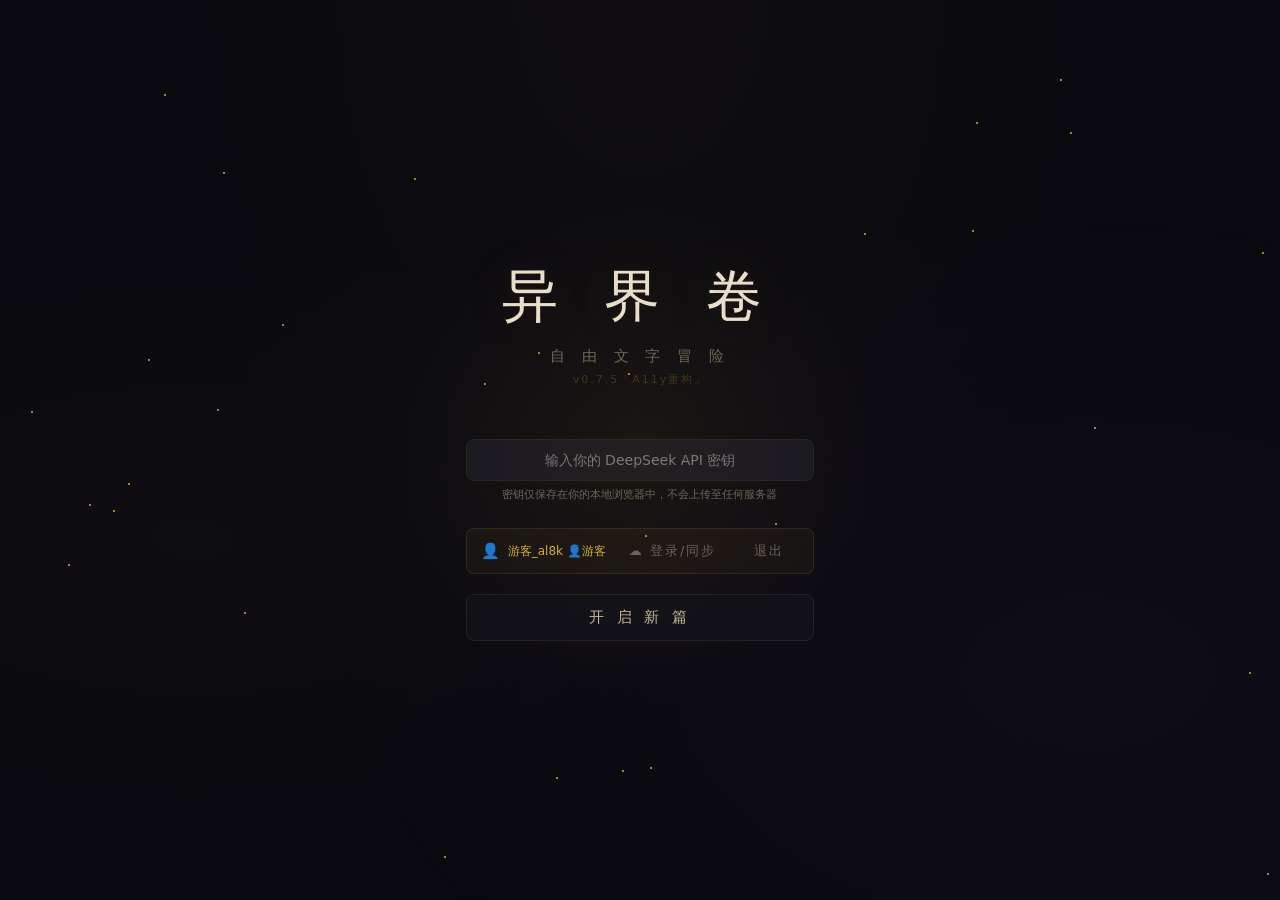
<file: index.html>
<!DOCTYPE html>
<html lang="zh-CN" style="overflow-x: hidden;">
<head>
<meta charset="UTF-8">
<meta name="viewport" content="width=device-width, initial-scale=1.0, maximum-scale=1.0, user-scalable=no, viewport-fit=cover">
<meta name="description" content="异界卷 - AI驱动的自由文字冒险游戏">
<meta name="theme-color" content="#0d0c14">
<link rel="icon" href="data:image/svg+xml,<svg xmlns=%22http://www.w3.org/2000/svg%22 viewBox=%220 0 100 100%22><text y=%22.9em%22 font-size=%2290%22>📖</text></svg>">
<meta property="og:title" content="异界卷 · 文字冒险">
<meta property="og:description" content="AI驱动的自由文字冒险">

<!-- ═══════════════════ SECURITY HEADERS ═══════════════════ -->
<meta http-equiv="X-Content-Type-Options" content="nosniff">
<meta http-equiv="Referrer-Policy" content="strict-origin-when-cross-origin">

<title>异界卷 · 文字冒险</title>
<link rel="stylesheet" href="样式.css?v=0.7.5">
</head>
<body>
<noscript>
  <div style="padding: 20px; text-align: center; color: #fff;">
    请启用 JavaScript 以游玩《异界卷》。
  </div>
</noscript>

<main id="main-content">
<!-- ═══════════════════ TITLE SCREEN ═══════════════════ -->
<section id="title-screen" class="screen active">
  <div class="title-main">
    <h1>异 界 卷</h1>
    <p class="subtitle">自 由 文 字 冒 险</p>
    <p class="version-tag">v0.7.5「A11y重构」</p>
  </div>
  <div class="title-actions">
    <div class="settings-section settings-section-api">
      <label for="api-key-input" class="visually-hidden">API 密钥</label>
      <input type="password" id="api-key-input" placeholder="输入你的 DeepSeek API 密钥" autocomplete="off" class="api-key-input">
      <p class="api-hint">密钥仅保存在你的本地浏览器中，不会上传至任何服务器</p>
    </div>

    <!-- Auth Section -->
    <div id="auth-section" class="auth-section">
      <div id="auth-logged-out" class="auth-buttons-row">
        <button id="btn-guest" class="btn-guest" onclick="guestLogin()">👤 游客登录</button>
        <button id="btn-show-login" class="ghost" onclick="showLoginModal()">📧 登录 / 注册</button>
      </div>
      <div id="auth-logged-in" class="auth-status hidden">
        <span class="auth-user-icon">👤</span>
        <span id="auth-user-email" class="auth-user-email" aria-live="polite"></span>
        <button id="btn-cloud-upgrade" class="ghost" onclick="showLoginModal()" style="display:none">☁️ 登录/同步</button>
        <button id="btn-signout" class="ghost" onclick="signOut()">退出</button>
      </div>
    </div>

    <!-- Login Modal Overlay -->
    <div id="login-modal" class="login-modal hidden" role="dialog" aria-modal="true" aria-labelledby="login-modal-title">
      <div class="login-modal-bg" onclick="closeLoginModal()"></div>
      <div class="login-modal-panel">
        <button class="login-modal-close" aria-label="关闭" onclick="closeLoginModal()">✕</button>
        <h3 id="login-modal-title" class="login-modal-title">登录 / 注册</h3>
        <p class="login-modal-hint">支持手机号或邮箱，数据云端同步</p>
        <label for="auth-email" class="visually-hidden">手机号或邮箱</label>
        <input type="text" id="auth-email" placeholder="请输入手机号 / 邮箱" autocomplete="off" class="auth-input">
        <label for="auth-password" class="visually-hidden">密码</label>
        <input type="password" id="auth-password" placeholder="请输入密码（至少6位）" autocomplete="current-password" class="auth-input">
        <div class="auth-buttons">
          <button id="btn-signin" onclick="handleSignIn()">登 录</button>
          <button id="btn-signup" class="ghost" onclick="handleRegister()">注 册</button>
        </div>
      </div>
    </div>

    <button onclick="goToFreqScreen()">开 启 新 篇</button>
    <button class="ghost" id="btn-continue" onclick="continueGame()" style="display: none;">继续未完成的冒险</button>
    <button class="ghost" id="btn-load-slot" onclick="showSaveManager()" style="display: none;">读取存档</button>
  </div>
</section>

<!-- ═══════════════════ FREQ SCREEN ═══════════════════ -->
<section id="freq-screen" class="screen hidden">
  <div class="settings-container">
    <h2>选 择 频 段</h2>

    <div class="settings-section">
      <h3>选择你感兴趣的故事方向</h3>
      <div class="freq-grid">
        <button class="freq-card" onclick="selectFrequency('male')">
          <div class="freq-icon">🔥</div>
          <div class="freq-name">男 频</div>
          <div class="freq-desc">玄幻·武侠·科幻·历史·赘婿·战神·无限流</div>
        </button>
        <button class="freq-card" onclick="selectFrequency('female')">
          <div class="freq-icon">💐</div>
          <div class="freq-name">女 频</div>
          <div class="freq-desc">宫斗·霸总·重生·古言·萌宝·年代·双男主</div>
        </button>
      </div>
      <div class="genre-grid" id="tab-common">
        <button class="genre-card" data-genre="穿越小说"><div class="icon">📖</div><div class="name">穿越小说</div><div class="desc">上传小说·AI解析·穿入书中</div></button>
        <button class="genre-card" data-genre="自定义"><div class="icon">✍️</div><div class="name">自定义</div><div class="desc">书写你自己的世界</div></button>
      </div>
    </div>

    <button class="btn-back" onclick="showScreen('title')">← 返回</button>
  </div>
</section>

<!-- ═══════════════════ WORLD SCREEN ═══════════════════ -->
<section id="world-screen" class="screen hidden">
  <div class="settings-container">
    <h2>选 择 世 界</h2>

    <div class="settings-section">
      <h3 id="world-freq-label">选择一个世界</h3>
      <div class="genre-grid" id="grid-male" style="display: none;">
        <button class="genre-card" data-genre="奇幻仙侠"><div class="icon">🏔️</div><div class="name">奇幻仙侠</div><div class="desc">灵气·功法·宗门·飞升</div></button>
        <button class="genre-card" data-genre="传统玄幻"><div class="icon">🔥</div><div class="name">传统玄幻</div><div class="desc">斗气·血脉·逆袭·诸天</div></button>
        <button class="genre-card" data-genre="武侠江湖"><div class="icon">🏮</div><div class="name">武侠江湖</div><div class="desc">武功·门派·江湖·恩怨</div></button>
        <button class="genre-card" data-genre="科幻"><div class="icon">🚀</div><div class="name">科幻</div><div class="desc">星际·AI·未来·探索</div></button>
        <button class="genre-card" data-genre="末日废土"><div class="icon">☢️</div><div class="name">末日废土</div><div class="desc">生存·变异·废墟·资源</div></button>
        <button class="genre-card" data-genre="赛博朋克"><div class="icon">🤖</div><div class="name">赛博朋克</div><div class="desc">义体·企业·黑客·霓虹</div></button>
        <button class="genre-card" data-genre="蒸汽朋克"><div class="icon">⚙️</div><div class="name">蒸汽朋克</div><div class="desc">齿轮·飞艇·维多利亚·炼金</div></button>
        <button class="genre-card" data-genre="无限流"><div class="icon">♾️</div><div class="name">无限流</div><div class="desc">副本·系统·轮回·进化</div></button>
        <button class="genre-card" data-genre="都市修真"><div class="icon">🏙️</div><div class="name">都市修真</div><div class="desc">都市·灵气·隐世·觉醒</div></button>
        <button class="genre-card" data-genre="都市高武"><div class="icon">🥊</div><div class="name">都市高武</div><div class="desc">古武·现代·强者·守护</div></button>
        <button class="genre-card" data-genre="历史古代"><div class="icon">📜</div><div class="name">历史古代</div><div class="desc">权谋·争霸·朝代·英雄</div></button>
        <button class="genre-card" data-genre="赘婿"><div class="icon">🏠</div><div class="name">赘婿</div><div class="desc">隐忍·打脸·逆袭·豪门</div></button>
        <button class="genre-card" data-genre="战神"><div class="icon">🎖️</div><div class="name">战神</div><div class="desc">归来·守护·铁血·碾压</div></button>
        <button class="genre-card" data-genre="重生崛起"><div class="icon">🔄</div><div class="name">重生崛起</div><div class="desc">重生·先知·布局·巅峰</div></button>
        <button class="genre-card" data-genre="悬疑灵异"><div class="icon">👻</div><div class="name">悬疑灵异</div><div class="desc">诡异·民俗·禁忌·收容</div></button>
      </div>
      <div class="genre-grid" id="grid-female" style="display: none;">
        <button class="genre-card" data-genre="宫斗宅斗"><div class="icon">👑</div><div class="name">宫斗宅斗</div><div class="desc">后宫·内院·心计·上位</div></button>
        <button class="genre-card" data-genre="霸总"><div class="icon">💼</div><div class="name">霸总</div><div class="desc">总裁·契约·虐恋·深情</div></button>
        <button class="genre-card" data-genre="重生复仇"><div class="icon">💔</div><div class="name">重生复仇</div><div class="desc">重生·复仇·逆袭·虐渣</div></button>
        <button class="genre-card" data-genre="禁忌情缘"><div class="icon">🌹</div><div class="name">禁忌情缘</div><div class="desc">宫闱·征服·身份·沉沦</div></button>
        <button class="genre-card" data-genre="都市异能"><div class="icon">🌃</div><div class="name">都市异能</div><div class="desc">现代·超能力·隐秘组织</div></button>
        <button class="genre-card" data-genre="西幻史诗"><div class="icon">⚔️</div><div class="name">西幻史诗</div><div class="desc">魔法·龙·冒险者·遗迹</div></button>
        <button class="genre-card" data-genre="克苏鲁"><div class="icon">🐙</div><div class="name">克苏鲁</div><div class="desc">恐怖·未知·理智·古神</div></button>
        <button class="genre-card" data-genre="古言脑洞"><div class="icon">🪭</div><div class="name">古言脑洞</div><div class="desc">穿越·系统·空间·破局</div></button>
        <button class="genre-card" data-genre="玄幻言情"><div class="icon">💫</div><div class="name">玄幻言情</div><div class="desc">仙魔·虐恋·宿命·情深</div></button>
        <button class="genre-card" data-genre="萌宝"><div class="icon">👶</div><div class="name">萌宝</div><div class="desc">天才萌宝·助攻·甜宠</div></button>
        <button class="genre-card" data-genre="年代文"><div class="icon">📻</div><div class="name">年代文</div><div class="desc">知青·改革·时代·奋斗</div></button>
        <button class="genre-card" data-genre="双男主"><div class="icon">🤝</div><div class="name">双男主</div><div class="desc">强强·宿敌·守护·并肩</div></button>
        <button class="genre-card" data-genre="马甲"><div class="icon">🎭</div><div class="name">马甲</div><div class="desc">隐藏·反差·揭穿·震撼</div></button>
      </div>
      <div class="genre-grid" id="tab-common-world">
        <button class="genre-card" data-genre="穿越小说"><div class="icon">📖</div><div class="name">穿越小说</div><div class="desc">上传小说·AI解析·穿入书中</div></button>
        <button class="genre-card" data-genre="自定义"><div class="icon">✍️</div><div class="name">自定义</div><div class="desc">书写你自己的世界</div></button>
      </div>
      <button class="btn-random-all mt-8" onclick="randomWorld()">🎲 随机世界</button>
      
      <label for="custom-world-desc" class="visually-hidden">自定义世界描述</label>
      <textarea id="custom-world-desc" class="hidden" placeholder="描述你想要的世界：时代背景、力量体系、种族、科技水平、氛围基调……越详细越好。"></textarea>
      <button id="ai-gen-world-btn" class="ai-gen-btn hidden" onclick="aiGenerateWorld()">✨ AI 随机生成世界</button>
      
      <div id="novel-upload-area" class="hidden novel-upload-area">
        <p class="novel-upload-hint">上传你喜欢的 .txt 小说文件，AI 将解析世界观并让你穿越其中</p>
        <label for="novel-file-input" class="visually-hidden">上传小说文件</label>
        <input type="file" id="novel-file-input" accept=".txt" class="visually-hidden" onchange="handleNovelFile(this)">
        <div class="upload-row">
          <button class="ai-gen-btn mt-0" onclick="document.getElementById('novel-file-input').click()">📁 选择文件</button>
          <span id="novel-file-name" class="novel-file-name"></span>
        </div>
        <label for="novel-preview" class="visually-hidden">小说内容预览</label>
        <textarea id="novel-preview" class="hidden novel-preview-textarea" readonly placeholder="小说内容预览……"></textarea>
        <button id="btn-parse-novel" class="ai-gen-btn hidden mt-8" onclick="processNovel()">🔮 解析世界观并穿越</button>
      </div>
    </div>

    <button class="btn-primary" onclick="goToCharScreen()">下 一 步</button>
    <button class="btn-back" onclick="showScreen('freq')">← 返回选择频段</button>
  </div>
</section>

<!-- ═══════════════════ CHARACTER SCREEN ═══════════════════ -->
<section id="char-screen" class="screen hidden">
  <div class="settings-container">
    <h2>角 色 创 建</h2>

    <div class="settings-section" id="char-create-section">
      <h3>▍塑造你的化身</h3>
      <div class="cc-section">
        <div class="cc-label"><label for="player-name-input">姓名</label> <button class="cc-random ml-8" onclick="randomName()">🎲 随机</button></div>
        <input type="text" id="player-name-input" placeholder="你在这个世界中被如何称呼？" maxlength="20">
      </div>
      <div class="cc-section">
        <div class="cc-label">性别 <button class="cc-random ml-8" onclick="randomGender()">🎲 随机</button></div>
        <div class="gender-toggle" id="gender-toggle">
          <button class="gender-option" data-gender="男" onclick="selectGender('男')">男</button>
          <button class="gender-option" data-gender="女" onclick="selectGender('女')">女</button>
          <button class="gender-option" data-gender="其他" onclick="selectGender('其他')">不设</button>
        </div>
      </div>
      <div class="cc-section">
        <div class="cc-label">命格 <span class="cc-desc">影响命运走向</span> <button class="cc-random ml-8" onclick="randomDestiny()">🎲 随机</button></div>
        <div class="cc-options" id="destiny-options"></div>
      </div>
      <div id="char-attrs-container"></div>
      <div class="cc-section" id="advanced-section">
        <button class="cc-label advanced-toggle" onclick="toggleAdvancedOptions()" aria-expanded="false" aria-controls="advanced-content">⚙ 其他设定 <span class="advanced-arrow">▸</span></button>
        <div class="advanced-content hidden" id="advanced-content">
          <div class="cc-section">
            <div class="cc-label">剧情风格</div>
            <div class="cc-options" id="story-style-options"></div>
          </div>
          <div class="cc-section">
            <div class="cc-label">剧情失控度</div>
            <div class="cc-options" id="chaos-level-options"></div>
          </div>
        </div>
      </div>
      <button class="btn-random-all" onclick="randomAllAttributes()">🎲 一键随机角色</button>
    </div>

    <button class="btn-primary" onclick="startNewGame()">踏 入 世 界</button>
    <button class="btn-back" onclick="showScreen('world')">← 返回</button>
  </div>
</section>

<!-- ═══════════════════ GAME SCREEN ═══════════════════ -->
<section id="game-screen" class="screen hidden">
  <nav id="stats-bar" aria-label="游戏状态">
    <div id="stats-items"></div>
    <div id="location-tag"></div>
    <div id="destiny-tag" class="destiny-tag" title=""></div>
    <div class="top-dropdown" id="adventure-dropdown">
      <button class="dropdown-toggle" onclick="toggleTopDropdown(event)" aria-haspopup="menu" aria-expanded="false"><span>冒险</span><span class="triangle">▼</span></button>
      <div class="dropdown-menu hidden" id="top-dropdown-menu" role="menu">
        <button onclick="showAnnals(); toggleTopDropdown(event)" role="menuitem">📜 世界年表</button>
        <button onclick="showInventory(); toggleTopDropdown(event)" role="menuitem">📦 随身物品</button>
        <button onclick="showRelationships(); toggleTopDropdown(event)" role="menuitem">💞 角色羁绊</button>
      </div>
    </div>
    <button class="font-ctrl" onclick="changeFontSize(-1)" aria-label="缩小字号" title="缩小字号">A-</button>
    <button class="font-ctrl" onclick="changeFontSize(1)" aria-label="放大字号" title="放大字号">A+</button>
    <button class="menu-btn" onclick="toggleMenuDrawer()" aria-label="系统菜单" title="系统菜单">☰</button>
  </nav>

  <div id="narrative-area" aria-live="polite"></div>

  <div id="input-dock">
    <div id="suggestion-bar">
      <button id="btn-suggest" class="suggestion-ask-btn" onclick="requestSuggestions()" aria-label="请求行动建议">💡</button>
      <button id="btn-daredevil" class="suggestion-ask-btn daredevil-btn" onclick="daredevilAction()" aria-label="作死行动">💀</button>
      <button id="btn-undo" class="suggestion-ask-btn action-history-btn" onclick="undoLast()" aria-label="回退一步" style="display:none">↩️</button>
      <button id="btn-regenerate" class="suggestion-ask-btn action-history-btn" onclick="regenerateLast()" aria-label="重新生成" style="display:none">🔄</button>
      <div id="suggestion-buttons"></div>
    </div>
    <div id="input-area">
      <span id="input-prompt" aria-hidden="true">▸</span>
      <label for="command-input" class="visually-hidden">输入行动指令</label>
      <input type="text" id="command-input" placeholder="你要做什么？" autocomplete="off" maxlength="500">
      <button id="btn-send">发送</button>
    </div>
  </div>
</section>

</main>

<!-- ═══════════════════ OVERLAYS ═══════════════════ -->
<div id="overlay" class="overlay hidden" role="dialog" aria-modal="true">
  <div class="overlay-panel" id="overlay-content"></div>
</div>

<!-- ═══════════════════ DRAWER MENU ═══════════════════ -->
<nav id="menu-drawer" class="menu-drawer hidden" aria-label="主菜单">
  <div class="menu-drawer-bg" onclick="toggleMenuDrawer()"></div>
  <div class="menu-drawer-panel">
    <div class="menu-drawer-header">
      <h3>系统菜单</h3>
      <button class="menu-drawer-close" aria-label="关闭菜单" onclick="toggleMenuDrawer()">×</button>
    </div>
    <div class="menu-drawer-grid">
      <button onclick="saveGame(); toggleMenuDrawer()">💾<span>保存读取</span></button>
      <button onclick="exportStory(); toggleMenuDrawer()">📄<span>导出故事</span></button>
      <button onclick="showInventory(); toggleMenuDrawer()">📦<span>行囊物品</span></button>
      <button onclick="showMap(); toggleMenuDrawer()">🗺️<span>足迹地图</span></button>
      <button onclick="showAchievements(); toggleMenuDrawer()">🏆<span>成就图鉴</span></button>
      <button onclick="showScreen('title'); toggleMenuDrawer()" class="danger-btn">🚪<span>退出游戏</span></button>
    </div>
  </div>
</nav>

<!-- ═══════════════════ TOAST ═══════════════════ -->
<div id="toast" role="alert" aria-live="polite"></div>

<div id="achievement-popup" class="achievement-popup hidden" role="alert" aria-live="polite"></div>
<script src="数据.js?v=0.7.5"></script>
<script src="游戏.js?v=0.7.5"></script>
</body>
</html>
</file>
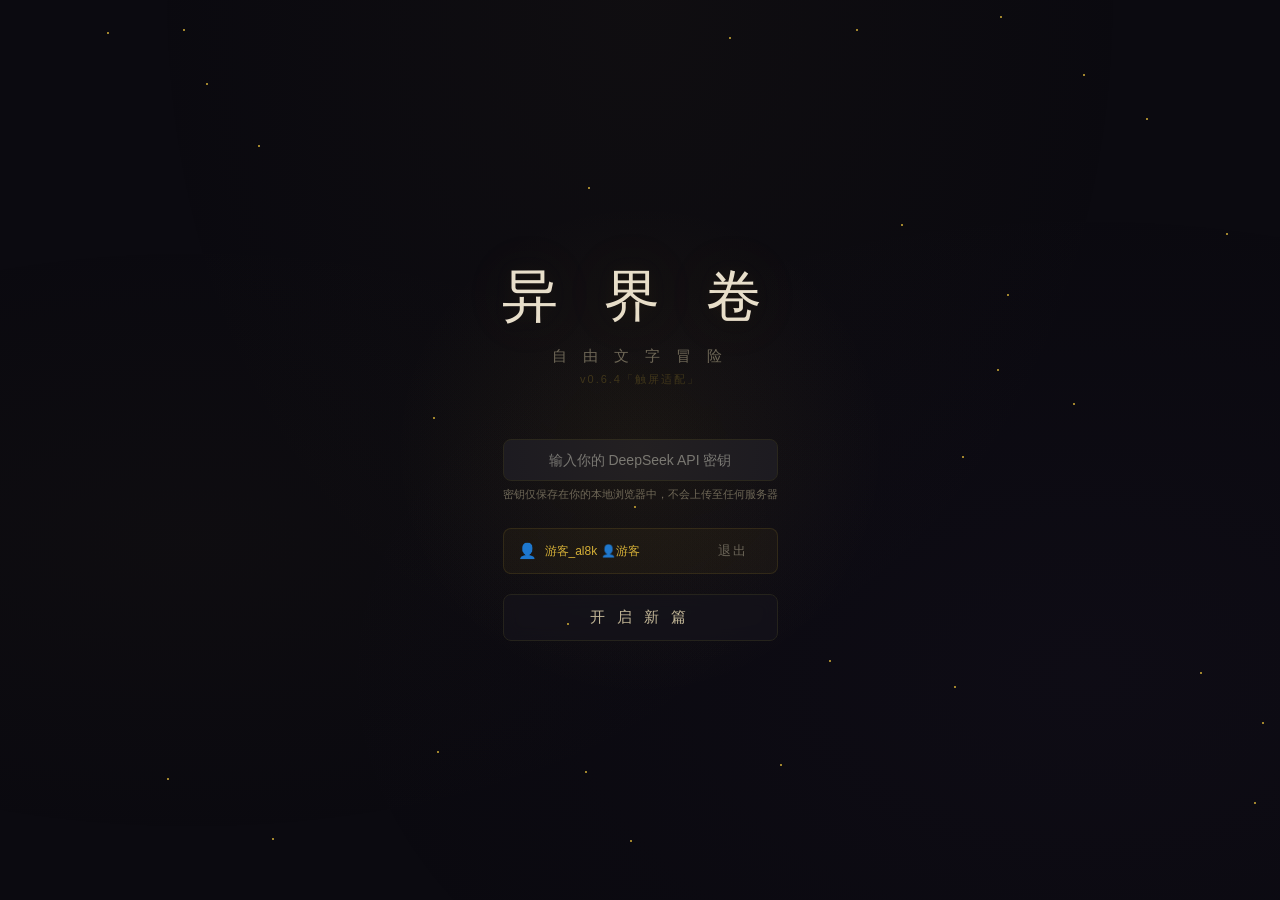
<file: 存档/index.html>
<!DOCTYPE html>
<html lang="zh-CN">
<head>
<meta charset="UTF-8">
<meta name="viewport" content="width=device-width, initial-scale=1.0">
<title>异界卷 · 文字冒险</title>
<link rel="stylesheet" href="样式.css">
</head>
<body>

<!-- ═══════════════════ TITLE SCREEN ═══════════════════ -->
<div id="title-screen" class="screen active">
  <div class="title-main">
    <h1>异 界 卷</h1>
    <p class="subtitle">自 由 文 字 冒 险</p>
    <p class="version-tag">v0.6.4「触屏适配」</p>
  </div>
  <div class="title-actions">
    <div class="settings-section" style="margin-bottom:16px">
      <input type="password" id="api-key-input" placeholder="输入你的 DeepSeek API 密钥" autocomplete="off" style="width:100%;max-width:360px;text-align:center">
      <p class="api-hint" style="margin-top:6px;font-size:11px">密钥仅保存在你的本地浏览器中，不会上传至任何服务器</p>
    </div>

    <!-- Auth Section -->
    <div id="auth-section" class="auth-section">
      <div id="auth-logged-out" class="auth-buttons-row">
        <button id="btn-guest" class="btn-guest" onclick="guestLogin()">👤 游客登录</button>
        <button id="btn-show-login" class="ghost" onclick="showLoginModal()">📧 登录 / 注册</button>
      </div>
      <div id="auth-logged-in" class="auth-status hidden">
        <span class="auth-user-icon">👤</span>
        <span id="auth-user-email" class="auth-user-email"></span>
        <button id="btn-signout" class="ghost" onclick="signOut()">退出</button>
      </div>
    </div>

    <!-- Login Modal Overlay -->
    <div id="login-modal" class="login-modal hidden">
      <div class="login-modal-bg" onclick="closeLoginModal()"></div>
      <div class="login-modal-panel">
        <button class="login-modal-close" onclick="closeLoginModal()">✕</button>
        <h3 class="login-modal-title">登录 / 注册</h3>
        <p class="login-modal-hint">支持手机号或邮箱，数据云端同步</p>
        <input type="text" id="auth-email" placeholder="请输入手机号 / 邮箱" autocomplete="off" class="auth-input">
        <input type="password" id="auth-password" placeholder="请输入密码（至少6位）" autocomplete="current-password" class="auth-input">
        <div class="auth-buttons">
          <button id="btn-signin" onclick="handleSignIn()">登 录</button>
          <button id="btn-signup" class="ghost" onclick="handleRegister()">注 册</button>
        </div>
      </div>
    </div>

    <button onclick="goToFreqScreen()">开 启 新 篇</button>
    <button class="ghost" id="btn-continue" onclick="continueGame()" style="display:none">继续未完成的冒险</button>
    <button class="ghost" id="btn-load-slot" onclick="showSaveManager()" style="display:none">读取存档</button>
  </div>
</div>

<!-- ═══════════════════ FREQ SCREEN ═══════════════════ -->
<div id="freq-screen" class="screen hidden">
  <div class="settings-container">
    <h2>选 择 频 段</h2>

    <div class="settings-section">
      <h3>选择你感兴趣的故事方向</h3>
      <div class="freq-grid">
        <div class="freq-card" onclick="selectFrequency('male')">
          <div class="freq-icon">🔥</div>
          <div class="freq-name">男 频</div>
          <div class="freq-desc">玄幻·武侠·科幻·历史·赘婿·战神·无限流</div>
        </div>
        <div class="freq-card" onclick="selectFrequency('female')">
          <div class="freq-icon">💐</div>
          <div class="freq-name">女 频</div>
          <div class="freq-desc">宫斗·霸总·重生·古言·萌宝·年代·双男主</div>
        </div>
      </div>
      <div class="genre-grid" id="tab-common">
        <div class="genre-card" data-genre="穿越小说"><div class="icon">📖</div><div class="name">穿越小说</div><div class="desc">上传小说·AI解析·穿入书中</div></div>
        <div class="genre-card" data-genre="自定义"><div class="icon">✍️</div><div class="name">自定义</div><div class="desc">书写你自己的世界</div></div>
      </div>
    </div>

    <button class="btn-back" onclick="showScreen('title')">← 返回</button>
  </div>
</div>

<!-- ═══════════════════ WORLD SCREEN ═══════════════════ -->
<div id="world-screen" class="screen hidden">
  <div class="settings-container">
    <h2>选 择 世 界</h2>

    <div class="settings-section">
      <h3 id="world-freq-label">选择一个世界</h3>
      <div class="genre-grid" id="grid-male" style="display:none">
        <div class="genre-card" data-genre="奇幻仙侠"><div class="icon">🏔️</div><div class="name">奇幻仙侠</div><div class="desc">灵气·功法·宗门·飞升</div></div>
        <div class="genre-card" data-genre="传统玄幻"><div class="icon">🔥</div><div class="name">传统玄幻</div><div class="desc">斗气·血脉·逆袭·诸天</div></div>
        <div class="genre-card" data-genre="武侠江湖"><div class="icon">🏮</div><div class="name">武侠江湖</div><div class="desc">武功·门派·江湖·恩怨</div></div>
        <div class="genre-card" data-genre="科幻"><div class="icon">🚀</div><div class="name">科幻</div><div class="desc">星际·AI·未来·探索</div></div>
        <div class="genre-card" data-genre="末日废土"><div class="icon">☢️</div><div class="name">末日废土</div><div class="desc">生存·变异·废墟·资源</div></div>
        <div class="genre-card" data-genre="赛博朋克"><div class="icon">🤖</div><div class="name">赛博朋克</div><div class="desc">义体·企业·黑客·霓虹</div></div>
        <div class="genre-card" data-genre="蒸汽朋克"><div class="icon">⚙️</div><div class="name">蒸汽朋克</div><div class="desc">齿轮·飞艇·维多利亚·炼金</div></div>
        <div class="genre-card" data-genre="无限流"><div class="icon">♾️</div><div class="name">无限流</div><div class="desc">副本·系统·轮回·进化</div></div>
        <div class="genre-card" data-genre="都市修真"><div class="icon">🏙️</div><div class="name">都市修真</div><div class="desc">都市·灵气·隐世·觉醒</div></div>
        <div class="genre-card" data-genre="都市高武"><div class="icon">🥊</div><div class="name">都市高武</div><div class="desc">古武·现代·强者·守护</div></div>
        <div class="genre-card" data-genre="历史古代"><div class="icon">📜</div><div class="name">历史古代</div><div class="desc">权谋·争霸·朝代·英雄</div></div>
        <div class="genre-card" data-genre="赘婿"><div class="icon">🏠</div><div class="name">赘婿</div><div class="desc">隐忍·打脸·逆袭·豪门</div></div>
        <div class="genre-card" data-genre="战神"><div class="icon">🎖️</div><div class="name">战神</div><div class="desc">归来·守护·铁血·碾压</div></div>
        <div class="genre-card" data-genre="重生崛起"><div class="icon">🔄</div><div class="name">重生崛起</div><div class="desc">重生·先知·布局·巅峰</div></div>
        <div class="genre-card" data-genre="悬疑灵异"><div class="icon">👻</div><div class="name">悬疑灵异</div><div class="desc">诡异·民俗·禁忌·收容</div></div>
      </div>
      <div class="genre-grid" id="grid-female" style="display:none">
        <div class="genre-card" data-genre="宫斗宅斗"><div class="icon">👑</div><div class="name">宫斗宅斗</div><div class="desc">后宫·内院·心计·上位</div></div>
        <div class="genre-card" data-genre="霸总"><div class="icon">💼</div><div class="name">霸总</div><div class="desc">总裁·契约·虐恋·深情</div></div>
        <div class="genre-card" data-genre="重生复仇"><div class="icon">💔</div><div class="name">重生复仇</div><div class="desc">重生·复仇·逆袭·虐渣</div></div>
        <div class="genre-card" data-genre="禁忌情缘"><div class="icon">🌹</div><div class="name">禁忌情缘</div><div class="desc">宫闱·征服·身份·沉沦</div></div>
        <div class="genre-card" data-genre="都市异能"><div class="icon">🌃</div><div class="name">都市异能</div><div class="desc">现代·超能力·隐秘组织</div></div>
        <div class="genre-card" data-genre="西幻史诗"><div class="icon">⚔️</div><div class="name">西幻史诗</div><div class="desc">魔法·龙·冒险者·遗迹</div></div>
        <div class="genre-card" data-genre="克苏鲁"><div class="icon">🐙</div><div class="name">克苏鲁</div><div class="desc">恐怖·未知·理智·古神</div></div>
        <div class="genre-card" data-genre="古言脑洞"><div class="icon">🪭</div><div class="name">古言脑洞</div><div class="desc">穿越·系统·空间·破局</div></div>
        <div class="genre-card" data-genre="玄幻言情"><div class="icon">💫</div><div class="name">玄幻言情</div><div class="desc">仙魔·虐恋·宿命·情深</div></div>
        <div class="genre-card" data-genre="萌宝"><div class="icon">👶</div><div class="name">萌宝</div><div class="desc">天才萌宝·助攻·甜宠</div></div>
        <div class="genre-card" data-genre="年代文"><div class="icon">📻</div><div class="name">年代文</div><div class="desc">知青·改革·时代·奋斗</div></div>
        <div class="genre-card" data-genre="双男主"><div class="icon">🤝</div><div class="name">双男主</div><div class="desc">强强·宿敌·守护·并肩</div></div>
        <div class="genre-card" data-genre="马甲"><div class="icon">🎭</div><div class="name">马甲</div><div class="desc">隐藏·反差·揭穿·震撼</div></div>
      </div>
      <div class="genre-grid" id="tab-common-world">
        <div class="genre-card" data-genre="穿越小说"><div class="icon">📖</div><div class="name">穿越小说</div><div class="desc">上传小说·AI解析·穿入书中</div></div>
        <div class="genre-card" data-genre="自定义"><div class="icon">✍️</div><div class="name">自定义</div><div class="desc">书写你自己的世界</div></div>
      </div>
      <button class="btn-random-all" style="margin-top:8px" onclick="randomWorld()">🎲 随机世界</button>
      <textarea id="custom-world-desc" class="hidden" placeholder="描述你想要的世界：时代背景、力量体系、种族、科技水平、氛围基调……越详细越好。"></textarea>
      <button id="ai-gen-world-btn" class="ai-gen-btn hidden" onclick="aiGenerateWorld()">✨ AI 随机生成世界</button>
      <div id="novel-upload-area" class="hidden" style="margin-top:12px">
        <p style="font-size:12px;color:var(--text-dim);margin-bottom:8px;font-family:var(--font-ui)">上传你喜欢的 .txt 小说文件，AI 将解析世界观并让你穿越其中</p>
        <input type="file" id="novel-file-input" accept=".txt" style="display:none" onchange="handleNovelFile(this)">
        <div style="display:flex;gap:8px;align-items:center">
          <button class="ai-gen-btn" style="margin-top:0" onclick="document.getElementById('novel-file-input').click()">📁 选择文件</button>
          <span id="novel-file-name" style="font-size:11px;color:var(--text-dim);font-family:var(--font-ui)"></span>
        </div>
        <textarea id="novel-preview" class="hidden" style="width:100%;background:var(--bg-input);border:1px solid var(--border);color:var(--text);padding:12px 16px;font-size:13px;font-family:var(--font-narrative);border-radius:var(--radius);resize:vertical;min-height:100px;margin-top:8px" readonly placeholder="小说内容预览……"></textarea>
        <button id="btn-parse-novel" class="ai-gen-btn hidden" style="margin-top:8px" onclick="processNovel()">🔮 解析世界观并穿越</button>
      </div>
    </div>

    <button class="btn-primary" onclick="goToCharScreen()">下 一 步</button>
    <button class="btn-back" onclick="showScreen('freq')">← 返回选择频段</button>
  </div>
</div>

<!-- ═══════════════════ CHARACTER SCREEN ═══════════════════ -->
<div id="char-screen" class="screen hidden">
  <div class="settings-container">
    <h2>角 色 创 建</h2>

    <div class="settings-section" id="char-create-section">
      <h3>▍塑造你的化身</h3>
      <div class="cc-section">
        <div class="cc-label">姓名 <button class="cc-random" onclick="randomName()" style="margin-left:8px">🎲 随机</button></div>
        <input type="text" id="player-name-input" placeholder="你在这个世界中被如何称呼？" maxlength="20">
      </div>
      <div class="cc-section">
        <div class="cc-label">性别 <button class="cc-random" onclick="randomGender()" style="margin-left:8px">🎲 随机</button></div>
        <div class="gender-toggle" id="gender-toggle">
          <div class="gender-option" data-gender="男" onclick="selectGender('男')">男</div>
          <div class="gender-option" data-gender="女" onclick="selectGender('女')">女</div>
          <div class="gender-option" data-gender="其他" onclick="selectGender('其他')">不设</div>
        </div>
      </div>
      <div class="cc-section">
        <div class="cc-label">命格 <span class="cc-desc">影响命运走向</span> <button class="cc-random" onclick="randomDestiny()" style="margin-left:8px">🎲 随机</button></div>
        <div class="cc-options" id="destiny-options"></div>
      </div>
      <div id="char-attrs-container"></div>
      <div class="cc-section" id="advanced-section">
        <div class="cc-label advanced-toggle" onclick="toggleAdvancedOptions()">⚙ 其他设定 <span class="advanced-arrow">▸</span></div>
        <div class="advanced-content hidden" id="advanced-content">
          <div class="cc-section">
            <div class="cc-label">剧情风格</div>
            <div class="cc-options" id="story-style-options"></div>
          </div>
          <div class="cc-section">
            <div class="cc-label">剧情失控度</div>
            <div class="cc-options" id="chaos-level-options"></div>
          </div>
        </div>
      </div>
      <button class="btn-random-all" onclick="randomAllAttributes()">🎲 一键随机角色</button>
    </div>

    <button class="btn-primary" onclick="startNewGame()">踏 入 世 界</button>
    <button class="btn-back" onclick="showScreen('world')">← 返回</button>
  </div>
</div>

<!-- ═══════════════════ GAME SCREEN ═══════════════════ -->
<div id="game-screen" class="screen hidden">
  <div id="stats-bar">
    <div id="stats-items"></div>
    <div id="location-tag"></div>
    <div id="destiny-tag" style="display:none;cursor:default;font-size:13px;color:var(--accent-bright);padding:2px 6px" title=""></div>
    <div class="stats-actions">
      <button onclick="showAnnals()" title="年表">📜 <span class="btn-label">年表</span></button>
      <button onclick="showInventory()" title="物品">📦 <span class="btn-label">物品</span></button>
      <button onclick="showRelationships()" title="羁绊">💞 <span class="btn-label">羁绊</span></button>
      <button onclick="saveGame()" title="保存">💾 <span class="btn-label">保存</span></button>
      <button onclick="exportStory()" title="导出故事">📄 <span class="btn-label">导出</span></button>
      <button onclick="showScreen('title')" title="退出">🚪 <span class="btn-label">退出</span></button>
      <button onclick="showAchievements()" title="成就">🏆 <span class="btn-label">成就</span></button>
    </div>
  </div>

  <div id="narrative-area"></div>

  <div id="input-dock">
  <div id="suggestion-bar">
    <button id="btn-suggest" class="suggestion-ask-btn" onclick="requestSuggestions()">💡 行动建议</button>
    <button id="btn-daredevil" class="suggestion-ask-btn daredevil-btn" onclick="daredevilAction()">💀 作死一下</button>
    <div id="suggestion-buttons"></div>
  </div>

  <div id="input-area">
    <span id="input-prompt">▸</span>
    <input type="text" id="command-input" placeholder="你要做什么？" autocomplete="off" maxlength="500">
    <button id="btn-send">发送 ↵</button>
  </div>
  </div>
</div>

<!-- ═══════════════════ OVERLAYS ═══════════════════ -->
<div id="overlay" class="overlay hidden">
  <div class="overlay-panel" id="overlay-content"></div>
</div>

<!-- ═══════════════════ TOAST ═══════════════════ -->
<div id="toast"></div>

<div id="achievement-popup" class="achievement-popup hidden"></div>
<script src="数据.js"></script>
<script src="游戏.js"></script>
</body>
</html>
</file>
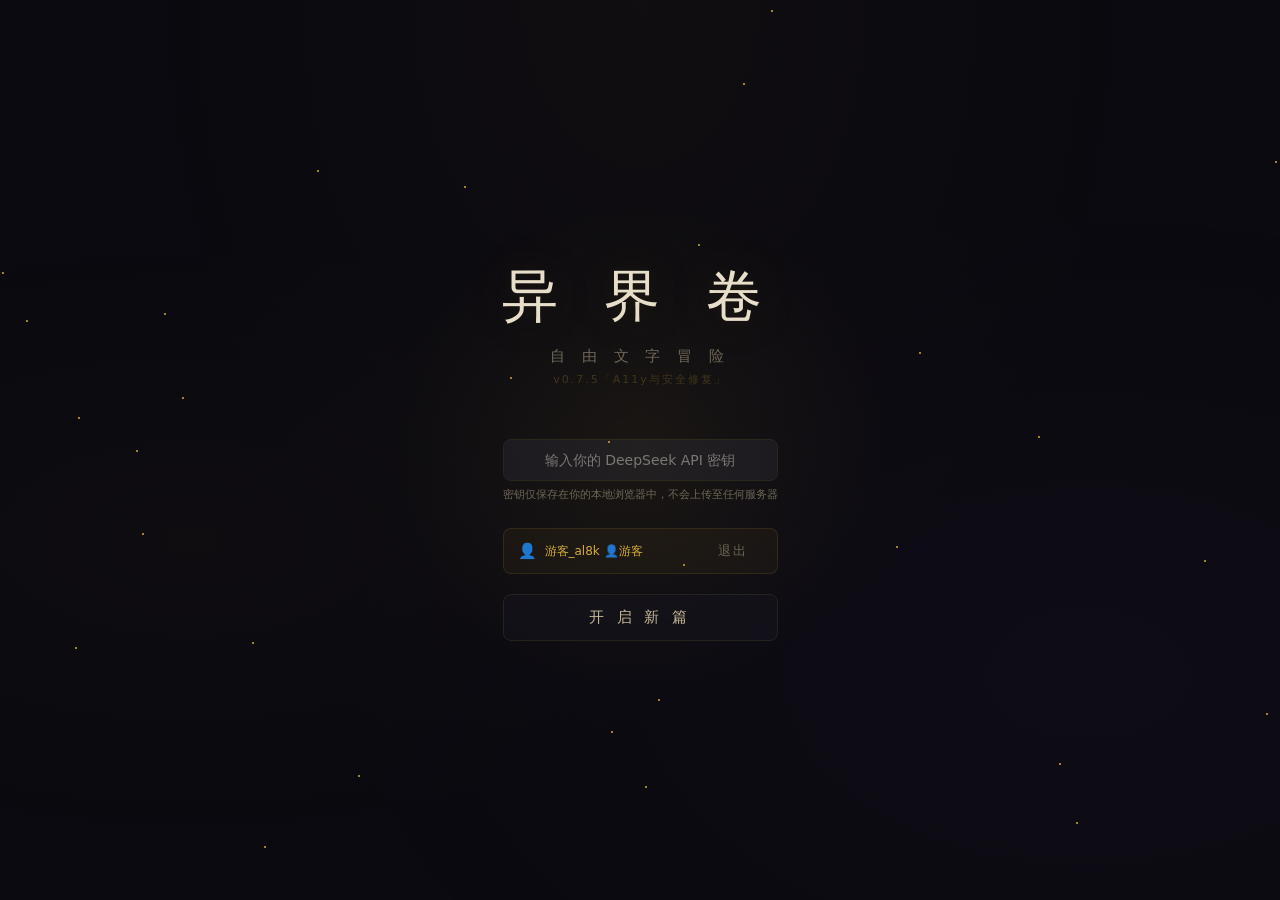
<file: 存档/2026-05-11_文字冒险游戏/index.html>
<!DOCTYPE html>
<html lang="zh-CN">
<head>
<meta charset="UTF-8">
<meta name="viewport" content="width=device-width, initial-scale=1.0, maximum-scale=1.0, user-scalable=no, viewport-fit=cover">
<meta name="description" content="异界卷 - AI驱动的自由文字冒险游戏">
<meta name="theme-color" content="#0d0c14">
<link rel="icon" href="data:image/svg+xml,<svg xmlns=%22http://www.w3.org/2000/svg%22 viewBox=%220 0 100 100%22><text y=%22.9em%22 font-size=%2290%22>📖</text></svg>">
<meta property="og:title" content="异界卷 · 文字冒险">
<meta property="og:description" content="AI驱动的自由文字冒险">

<!-- ═══════════════════ SECURITY HEADERS ═══════════════════ -->
<meta http-equiv="X-Content-Type-Options" content="nosniff">
<meta http-equiv="Referrer-Policy" content="strict-origin-when-cross-origin">

<title>异界卷 · 文字冒险</title>
<link rel="stylesheet" href="样式.css?v=0.7.5">
</head>
<body>

<!-- ═══════════════════ TITLE SCREEN ═══════════════════ -->
<div id="title-screen" class="screen active">
  <div class="title-main">
    <h1>异 界 卷</h1>
    <p class="subtitle">自 由 文 字 冒 险</p>
    <p class="version-tag">v0.7.5「A11y与安全修复」</p>
  </div>
  <div class="title-actions">
    <div class="settings-section" style="margin-bottom:16px">
      <input type="password" id="api-key-input" placeholder="输入你的 DeepSeek API 密钥" autocomplete="off" style="width:100%;max-width:360px;text-align:center">
      <p class="api-hint" style="margin-top:6px;font-size:11px">密钥仅保存在你的本地浏览器中，不会上传至任何服务器</p>
    </div>

    <!-- Auth Section -->
    <div id="auth-section" class="auth-section">
      <div id="auth-logged-out" class="auth-buttons-row">
        <button id="btn-guest" class="btn-guest" onclick="guestLogin()">👤 游客登录</button>
        <button id="btn-show-login" class="ghost" onclick="showLoginModal()">📧 登录 / 注册</button>
      </div>
      <div id="auth-logged-in" class="auth-status hidden">
        <span class="auth-user-icon">👤</span>
        <span id="auth-user-email" class="auth-user-email"></span>
        <button id="btn-signout" class="ghost" onclick="signOut()">退出</button>
      </div>
    </div>

    <!-- Login Modal Overlay -->
    <div id="login-modal" class="login-modal hidden">
      <div class="login-modal-bg" onclick="closeLoginModal()"></div>
      <div class="login-modal-panel">
        <button class="login-modal-close" onclick="closeLoginModal()">✕</button>
        <h3 class="login-modal-title">登录 / 注册</h3>
        <p class="login-modal-hint">支持手机号或邮箱，数据云端同步</p>
        <input type="text" id="auth-email" placeholder="请输入手机号 / 邮箱" autocomplete="off" class="auth-input">
        <input type="password" id="auth-password" placeholder="请输入密码（至少6位）" autocomplete="current-password" class="auth-input">
        <div class="auth-buttons">
          <button id="btn-signin" onclick="handleSignIn()">登 录</button>
          <button id="btn-signup" class="ghost" onclick="handleRegister()">注 册</button>
        </div>
      </div>
    </div>

    <button onclick="goToFreqScreen()">开 启 新 篇</button>
    <button class="ghost" id="btn-continue" onclick="continueGame()" style="display:none">继续未完成的冒险</button>
    <button class="ghost" id="btn-load-slot" onclick="showSaveManager()" style="display:none">读取存档</button>
  </div>
</div>

<!-- ═══════════════════ FREQ SCREEN ═══════════════════ -->
<div id="freq-screen" class="screen hidden">
  <div class="settings-container">
    <h2>选 择 频 段</h2>

    <div class="settings-section">
      <h3>选择你感兴趣的故事方向</h3>
      <div class="freq-grid">
        <div class="freq-card" onclick="selectFrequency('male')">
          <div class="freq-icon">🔥</div>
          <div class="freq-name">男 频</div>
          <div class="freq-desc">玄幻·武侠·科幻·历史·赘婿·战神·无限流</div>
        </div>
        <div class="freq-card" onclick="selectFrequency('female')">
          <div class="freq-icon">💐</div>
          <div class="freq-name">女 频</div>
          <div class="freq-desc">宫斗·霸总·重生·古言·萌宝·年代·双男主</div>
        </div>
      </div>
      <div class="genre-grid" id="tab-common">
        <div class="genre-card" data-genre="穿越小说"><div class="icon">📖</div><div class="name">穿越小说</div><div class="desc">上传小说·AI解析·穿入书中</div></div>
        <div class="genre-card" data-genre="自定义"><div class="icon">✍️</div><div class="name">自定义</div><div class="desc">书写你自己的世界</div></div>
      </div>
    </div>

    <button class="btn-back" onclick="showScreen('title')">← 返回</button>
  </div>
</div>

<!-- ═══════════════════ WORLD SCREEN ═══════════════════ -->
<div id="world-screen" class="screen hidden">
  <div class="settings-container">
    <h2>选 择 世 界</h2>

    <div class="settings-section">
      <h3 id="world-freq-label">选择一个世界</h3>
      <div class="genre-grid" id="grid-male" style="display:none">
        <div class="genre-card" data-genre="奇幻仙侠"><div class="icon">🏔️</div><div class="name">奇幻仙侠</div><div class="desc">灵气·功法·宗门·飞升</div></div>
        <div class="genre-card" data-genre="传统玄幻"><div class="icon">🔥</div><div class="name">传统玄幻</div><div class="desc">斗气·血脉·逆袭·诸天</div></div>
        <div class="genre-card" data-genre="武侠江湖"><div class="icon">🏮</div><div class="name">武侠江湖</div><div class="desc">武功·门派·江湖·恩怨</div></div>
        <div class="genre-card" data-genre="科幻"><div class="icon">🚀</div><div class="name">科幻</div><div class="desc">星际·AI·未来·探索</div></div>
        <div class="genre-card" data-genre="末日废土"><div class="icon">☢️</div><div class="name">末日废土</div><div class="desc">生存·变异·废墟·资源</div></div>
        <div class="genre-card" data-genre="赛博朋克"><div class="icon">🤖</div><div class="name">赛博朋克</div><div class="desc">义体·企业·黑客·霓虹</div></div>
        <div class="genre-card" data-genre="蒸汽朋克"><div class="icon">⚙️</div><div class="name">蒸汽朋克</div><div class="desc">齿轮·飞艇·维多利亚·炼金</div></div>
        <div class="genre-card" data-genre="无限流"><div class="icon">♾️</div><div class="name">无限流</div><div class="desc">副本·系统·轮回·进化</div></div>
        <div class="genre-card" data-genre="都市修真"><div class="icon">🏙️</div><div class="name">都市修真</div><div class="desc">都市·灵气·隐世·觉醒</div></div>
        <div class="genre-card" data-genre="都市高武"><div class="icon">🥊</div><div class="name">都市高武</div><div class="desc">古武·现代·强者·守护</div></div>
        <div class="genre-card" data-genre="历史古代"><div class="icon">📜</div><div class="name">历史古代</div><div class="desc">权谋·争霸·朝代·英雄</div></div>
        <div class="genre-card" data-genre="赘婿"><div class="icon">🏠</div><div class="name">赘婿</div><div class="desc">隐忍·打脸·逆袭·豪门</div></div>
        <div class="genre-card" data-genre="战神"><div class="icon">🎖️</div><div class="name">战神</div><div class="desc">归来·守护·铁血·碾压</div></div>
        <div class="genre-card" data-genre="重生崛起"><div class="icon">🔄</div><div class="name">重生崛起</div><div class="desc">重生·先知·布局·巅峰</div></div>
        <div class="genre-card" data-genre="悬疑灵异"><div class="icon">👻</div><div class="name">悬疑灵异</div><div class="desc">诡异·民俗·禁忌·收容</div></div>
      </div>
      <div class="genre-grid" id="grid-female" style="display:none">
        <div class="genre-card" data-genre="宫斗宅斗"><div class="icon">👑</div><div class="name">宫斗宅斗</div><div class="desc">后宫·内院·心计·上位</div></div>
        <div class="genre-card" data-genre="霸总"><div class="icon">💼</div><div class="name">霸总</div><div class="desc">总裁·契约·虐恋·深情</div></div>
        <div class="genre-card" data-genre="重生复仇"><div class="icon">💔</div><div class="name">重生复仇</div><div class="desc">重生·复仇·逆袭·虐渣</div></div>
        <div class="genre-card" data-genre="禁忌情缘"><div class="icon">🌹</div><div class="name">禁忌情缘</div><div class="desc">宫闱·征服·身份·沉沦</div></div>
        <div class="genre-card" data-genre="都市异能"><div class="icon">🌃</div><div class="name">都市异能</div><div class="desc">现代·超能力·隐秘组织</div></div>
        <div class="genre-card" data-genre="西幻史诗"><div class="icon">⚔️</div><div class="name">西幻史诗</div><div class="desc">魔法·龙·冒险者·遗迹</div></div>
        <div class="genre-card" data-genre="克苏鲁"><div class="icon">🐙</div><div class="name">克苏鲁</div><div class="desc">恐怖·未知·理智·古神</div></div>
        <div class="genre-card" data-genre="古言脑洞"><div class="icon">🪭</div><div class="name">古言脑洞</div><div class="desc">穿越·系统·空间·破局</div></div>
        <div class="genre-card" data-genre="玄幻言情"><div class="icon">💫</div><div class="name">玄幻言情</div><div class="desc">仙魔·虐恋·宿命·情深</div></div>
        <div class="genre-card" data-genre="萌宝"><div class="icon">👶</div><div class="name">萌宝</div><div class="desc">天才萌宝·助攻·甜宠</div></div>
        <div class="genre-card" data-genre="年代文"><div class="icon">📻</div><div class="name">年代文</div><div class="desc">知青·改革·时代·奋斗</div></div>
        <div class="genre-card" data-genre="双男主"><div class="icon">🤝</div><div class="name">双男主</div><div class="desc">强强·宿敌·守护·并肩</div></div>
        <div class="genre-card" data-genre="马甲"><div class="icon">🎭</div><div class="name">马甲</div><div class="desc">隐藏·反差·揭穿·震撼</div></div>
      </div>
      <div class="genre-grid" id="tab-common-world">
        <div class="genre-card" data-genre="穿越小说"><div class="icon">📖</div><div class="name">穿越小说</div><div class="desc">上传小说·AI解析·穿入书中</div></div>
        <div class="genre-card" data-genre="自定义"><div class="icon">✍️</div><div class="name">自定义</div><div class="desc">书写你自己的世界</div></div>
      </div>
      <button class="btn-random-all" style="margin-top:8px" onclick="randomWorld()">🎲 随机世界</button>
      <textarea id="custom-world-desc" class="hidden" placeholder="描述你想要的世界：时代背景、力量体系、种族、科技水平、氛围基调……越详细越好。"></textarea>
      <button id="ai-gen-world-btn" class="ai-gen-btn hidden" onclick="aiGenerateWorld()">✨ AI 随机生成世界</button>
      <div id="novel-upload-area" class="hidden" style="margin-top:12px">
        <p style="font-size:12px;color:var(--text-dim);margin-bottom:8px;font-family:var(--font-ui)">上传你喜欢的 .txt 小说文件，AI 将解析世界观并让你穿越其中</p>
        <input type="file" id="novel-file-input" accept=".txt" style="display:none" onchange="handleNovelFile(this)">
        <div style="display:flex;gap:8px;align-items:center">
          <button class="ai-gen-btn" style="margin-top:0" onclick="document.getElementById('novel-file-input').click()">📁 选择文件</button>
          <span id="novel-file-name" style="font-size:11px;color:var(--text-dim);font-family:var(--font-ui)"></span>
        </div>
        <textarea id="novel-preview" class="hidden" style="width:100%;background:var(--bg-input);border:1px solid var(--border);color:var(--text);padding:12px 16px;font-size:13px;font-family:var(--font-narrative);border-radius:var(--radius);resize:vertical;min-height:100px;margin-top:8px" readonly placeholder="小说内容预览……"></textarea>
        <button id="btn-parse-novel" class="ai-gen-btn hidden" style="margin-top:8px" onclick="processNovel()">🔮 解析世界观并穿越</button>
      </div>
    </div>

    <button class="btn-primary" onclick="goToCharScreen()">下 一 步</button>
    <button class="btn-back" onclick="showScreen('freq')">← 返回选择频段</button>
  </div>
</div>

<!-- ═══════════════════ CHARACTER SCREEN ═══════════════════ -->
<div id="char-screen" class="screen hidden">
  <div class="settings-container">
    <h2>角 色 创 建</h2>

    <div class="settings-section" id="char-create-section">
      <h3>▍塑造你的化身</h3>
      <div class="cc-section">
        <div class="cc-label">姓名 <button class="cc-random" onclick="randomName()" style="margin-left:8px">🎲 随机</button></div>
        <input type="text" id="player-name-input" placeholder="你在这个世界中被如何称呼？" maxlength="20">
      </div>
      <div class="cc-section">
        <div class="cc-label">性别 <button class="cc-random" onclick="randomGender()" style="margin-left:8px">🎲 随机</button></div>
        <div class="gender-toggle" id="gender-toggle">
          <div class="gender-option" data-gender="男" onclick="selectGender('男')">男</div>
          <div class="gender-option" data-gender="女" onclick="selectGender('女')">女</div>
          <div class="gender-option" data-gender="其他" onclick="selectGender('其他')">不设</div>
        </div>
      </div>
      <div class="cc-section">
        <div class="cc-label">命格 <span class="cc-desc">影响命运走向</span> <button class="cc-random" onclick="randomDestiny()" style="margin-left:8px">🎲 随机</button></div>
        <div class="cc-options" id="destiny-options"></div>
      </div>
      <div id="char-attrs-container"></div>
      <div class="cc-section" id="advanced-section">
        <div class="cc-label advanced-toggle" onclick="toggleAdvancedOptions()">⚙ 其他设定 <span class="advanced-arrow">▸</span></div>
        <div class="advanced-content hidden" id="advanced-content">
          <div class="cc-section">
            <div class="cc-label">剧情风格</div>
            <div class="cc-options" id="story-style-options"></div>
          </div>
          <div class="cc-section">
            <div class="cc-label">剧情失控度</div>
            <div class="cc-options" id="chaos-level-options"></div>
          </div>
        </div>
      </div>
      <button class="btn-random-all" onclick="randomAllAttributes()">🎲 一键随机角色</button>
    </div>

    <button class="btn-primary" onclick="startNewGame()">踏 入 世 界</button>
    <button class="btn-back" onclick="showScreen('world')">← 返回</button>
  </div>
</div>

<!-- ═══════════════════ GAME SCREEN ═══════════════════ -->
<div id="game-screen" class="screen hidden">
  <div id="stats-bar">
    <div id="stats-items"></div>
    <div id="location-tag"></div>
    <div id="destiny-tag" style="display:none;cursor:default;font-size:13px;color:var(--accent-bright);padding:2px 6px" title=""></div>
    <button class="font-ctrl" onclick="changeFontSize(-1)" title="缩小字号">A-</button>
    <button class="font-ctrl" onclick="changeFontSize(1)" title="放大字号">A+</button>
    <button class="menu-btn" onclick="toggleMenuDrawer()" title="系统菜单">☰</button>
  </div>

  <div id="narrative-area"></div>

  <div id="input-dock">
    <div id="suggestion-bar">
      <button id="btn-suggest" class="suggestion-ask-btn" onclick="requestSuggestions()">💡</button>
      <button id="btn-daredevil" class="suggestion-ask-btn daredevil-btn" onclick="daredevilAction()">💀</button>
      <div id="suggestion-buttons"></div>
    </div>
    <div id="input-area">
      <span id="input-prompt">▸</span>
      <input type="text" id="command-input" placeholder="你要做什么？" autocomplete="off" maxlength="500">
      <button id="btn-send">发送</button>
    </div>
  </div>
</div>

<!-- ═══════════════════ OVERLAYS ═══════════════════ -->
<div id="overlay" class="overlay hidden">
  <div class="overlay-panel" id="overlay-content"></div>
</div>

<!-- ═══════════════════ DRAWER MENU ═══════════════════ -->
<div id="menu-drawer" class="menu-drawer hidden">
  <div class="menu-drawer-bg" onclick="toggleMenuDrawer()"></div>
  <div class="menu-drawer-panel">
    <div class="menu-drawer-header">
      <h3>系统菜单</h3>
      <button class="menu-drawer-close" onclick="toggleMenuDrawer()">×</button>
    </div>
    <div class="menu-drawer-grid">
      <button onclick="showAnnals(); toggleMenuDrawer()">📜<span>世界年表</span></button>
      <button onclick="showInventory(); toggleMenuDrawer()">📦<span>随身物品</span></button>
      <button onclick="showRelationships(); toggleMenuDrawer()">💞<span>角色羁绊</span></button>
      <button onclick="saveGame(); toggleMenuDrawer()">💾<span>保存读取</span></button>
      <button onclick="exportStory(); toggleMenuDrawer()">📄<span>导出故事</span></button>
      <button onclick="showAchievements(); toggleMenuDrawer()">🏆<span>成就图鉴</span></button>
      <button onclick="showScreen('title'); toggleMenuDrawer()" class="danger-btn">🚪<span>退出游戏</span></button>
    </div>
  </div>
</div>

<!-- ═══════════════════ TOAST ═══════════════════ -->
<div id="toast"></div>

<div id="achievement-popup" class="achievement-popup hidden"></div>
<script src="数据.js?v=0.7.2"></script>
<script src="游戏.js?v=0.7.2"></script>
</body>
</html>
</file>
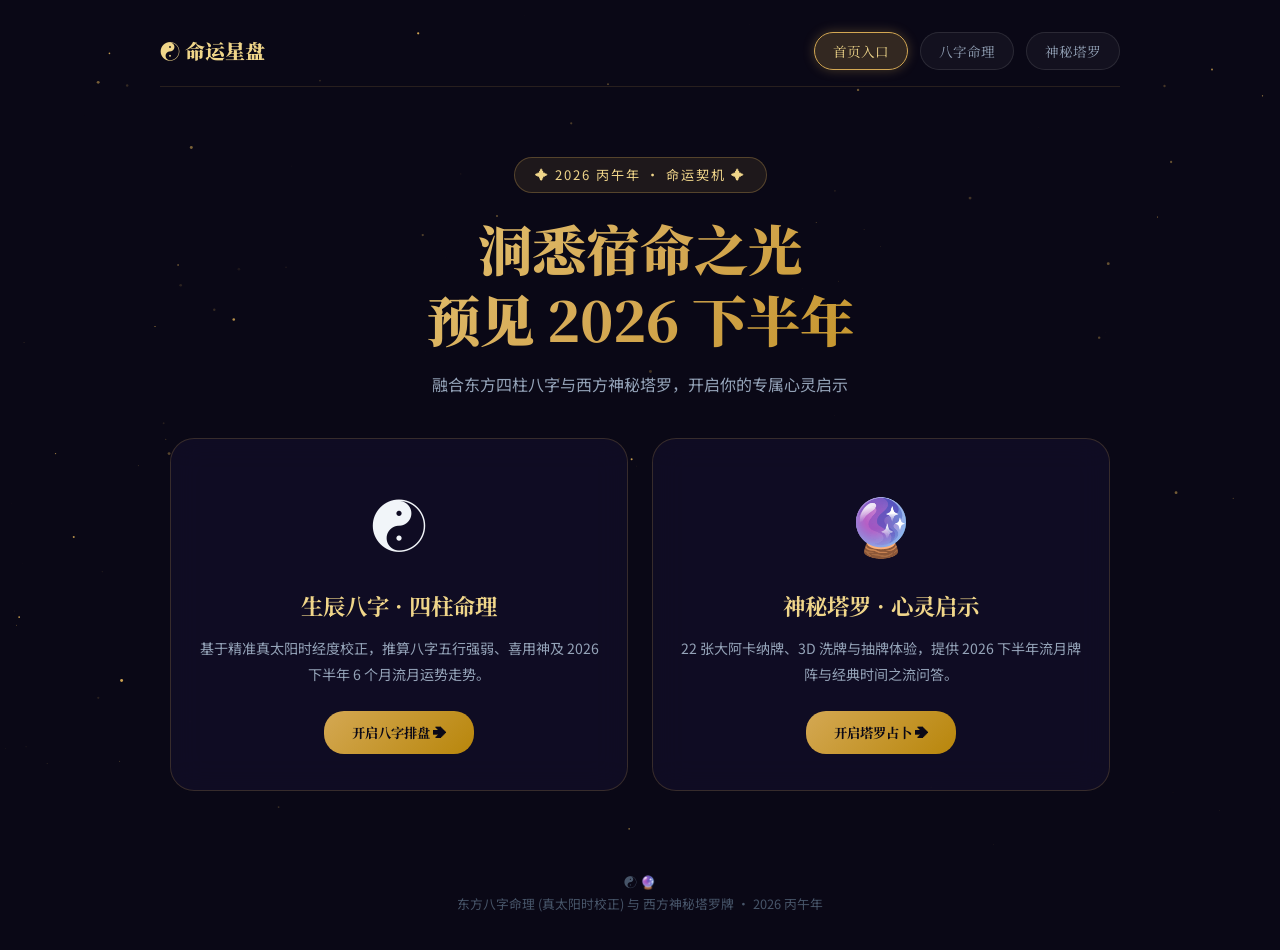
<file: 存档/八字/index.html>
<!DOCTYPE html>
<html lang="zh-CN">
<head>
    <meta charset="UTF-8">
    <meta name="viewport" content="width=device-width, initial-scale=1.0">
    <meta name="description" content="2026下半年命运探索 — 生辰八字（真太阳时校正）与神秘塔罗牌二合一占卜应用">
    <title>命运星盘 · 八字命理与神秘塔罗</title>
    <link rel="stylesheet" href="style.css">
</head>
<body>
    <!-- 背景 Canvas -->
    <canvas id="appCanvas"></canvas>

    <!-- 加载遮罩 -->
    <div class="loading-overlay" id="loadingOverlay">
        <div class="loading-bagua"></div>
        <div class="loading-text" id="loadingText">天机推演中…</div>
    </div>

    <div class="app-container">

        <!-- ======== 顶部导航 / 模式切换 ======== -->
        <nav class="top-nav">
            <div class="nav-logo" id="navLogo" onclick="window.switchMode && window.switchMode('portal')">☯ 命运星盘</div>
            <div class="nav-links">
                <button class="nav-btn active" id="navHomeBtn" onclick="window.switchMode && window.switchMode('portal')">首页入口</button>
                <button class="nav-btn" id="navBaziBtn" onclick="window.switchMode && window.switchMode('bazi')">八字命理</button>
                <button class="nav-btn" id="navTarotBtn" onclick="window.switchMode && window.switchMode('tarot')">神秘塔罗</button>
            </div>
        </nav>

        <!-- ======== 1. 首页双通道 Entrance Portal ======== -->
        <section class="portal-section" id="portalSection">
            <div class="hero-badge">✦ 2026 丙午年 · 命运契机 ✦</div>
            <h1 class="hero-title">洞悉宿命之光<br>预见 2026 下半年</h1>
            <p class="hero-subtitle">融合东方四柱八字与西方神秘塔罗，开启你的专属心灵启示</p>

            <div class="portal-grid">
                <!-- 八字入口卡片 -->
                <div class="portal-card" id="portalBaziCard" onclick="window.switchMode && window.switchMode('bazi')">
                    <div class="portal-icon">☯</div>
                    <h2 class="portal-card-title">生辰八字 · 四柱命理</h2>
                    <p class="portal-card-desc">基于精准真太阳时经度校正，推算八字五行强弱、喜用神及 2026 下半年 6 个月流月运势走势。</p>
                    <button class="portal-action-btn" onclick="window.switchMode && window.switchMode('bazi')">开启八字排盘 ➔</button>
                </div>

                <!-- 塔罗入口卡片 -->
                <div class="portal-card" id="portalTarotCard" onclick="window.switchMode && window.switchMode('tarot')">
                    <div class="portal-icon">🔮</div>
                    <h2 class="portal-card-title">神秘塔罗 · 心灵启示</h2>
                    <p class="portal-card-desc">22 张大阿卡纳牌、3D 洗牌与抽牌体验，提供 2026 下半年流月牌阵与经典时间之流问答。</p>
                    <button class="portal-action-btn" onclick="window.switchMode && window.switchMode('tarot')">开启塔罗占卜 ➔</button>
                </div>
            </div>
        </section>


        <!-- ======== 2. 八字命理模块 ======== -->
        <section class="bazi-section hidden" id="baziSection">
            <div class="section-header" style="text-align: center; margin-bottom: 24px;">
                <div class="hero-badge">☯ 东方四柱命理</div>
                <h2 class="hero-title">八字排盘与下半年运势</h2>
                <p class="hero-subtitle">请输入您的公历出生时间与出生地点，系统将自动校正真太阳时</p>
            </div>

            <!-- 输入表单 -->
            <div class="form-card" id="baziFormCard">
                <h3 class="form-title">📜 个人生辰与地点</h3>
                <form id="baziForm">
                    <div class="form-grid">
                        <div class="form-group">
                            <label class="form-label">出生年份</label>
                            <select class="form-select" id="birthYear" required></select>
                        </div>
                        <div class="form-group">
                            <label class="form-label">出生月份</label>
                            <select class="form-select" id="birthMonth" required></select>
                        </div>
                        <div class="form-group">
                            <label class="form-label">出生日期</label>
                            <select class="form-select" id="birthDay" required></select>
                        </div>
                        <div class="form-group">
                            <label class="form-label">出生小时 (24小时制)</label>
                            <select class="form-select" id="birthHour" required></select>
                        </div>
                        <div class="form-group">
                            <label class="form-label">出生分钟</label>
                            <select class="form-select" id="birthMinute" required></select>
                        </div>
                        <!-- 出生地点选择 (真太阳时经度校正) -->
                        <div class="form-group">
                            <label class="form-label">出生地点 (经度校正)</label>
                            <select class="form-select" id="birthCity" required></select>
                        </div>
                    </div>

                    <!-- 性别 -->
                    <div class="gender-row" style="margin-top: 20px;">
                        <label class="gender-option active" id="genderMale">
                            <input type="radio" name="gender" value="male" checked> 🚹 乾造 (男)
                        </label>
                        <label class="gender-option" id="genderFemale">
                            <input type="radio" name="gender" value="female"> 🚺 坤造 (女)
                        </label>
                    </div>

                    <button type="submit" class="submit-btn">开 始 八 字 排 盘</button>
                </form>
            </div>

            <!-- 八字结果展示 -->
            <div class="result-section hidden" id="baziResultSection">
                <!-- 真太阳时提示框 -->
                <div class="solar-time-banner" id="solarTimeBanner"></div>

                <!-- 四柱 -->
                <div class="divider">✦ 四柱八字 ✦</div>
                <div class="pillars-grid" id="fourPillars"></div>

                <!-- 日主解析 -->
                <div class="divider">✦ 日主解析 ✦</div>
                <div class="daymaster-card" id="dayMasterCard"></div>

                <!-- 五行分布 -->
                <div class="divider">✦ 五行分布 ✦</div>
                <div class="wuxing-card" id="wuXingCard"></div>

                <!-- 幸运提示 -->
                <div class="divider">✦ 开运指南 ✦</div>
                <div class="lucky-card" id="luckyCard"></div>

                <!-- 2026下半年运势 -->
                <div class="divider">✦ 2026下半年运势详解 ✦</div>
                <div class="month-cards" id="monthCards"></div>

                <!-- 趋势图 -->
                <div class="divider">✦ 运势走向 ✦</div>
                <div class="trend-card" id="trendCard">
                    <div class="trend-chart-container">
                        <canvas id="trendChart"></canvas>
                    </div>
                    <div class="trend-summary" id="trendSummary"></div>
                </div>

                <div style="text-align: center; margin-top: 30px;">
                    <button class="action-btn" onclick="window.resetBaziForm && window.resetBaziForm()">☯ 重新排盘</button>
                </div>
            </div>
        </section>


        <!-- ======== 3. 神秘塔罗模块 ======== -->
        <section class="tarot-section hidden" id="tarotSection">
            <div class="section-header" style="text-align: center; margin-bottom: 24px;">
                <div class="hero-badge">🔮 西方塔罗占卜</div>
                <h2 class="hero-title">神秘塔罗 · 心灵启示</h2>
                <p class="hero-subtitle">洗净杂念，选择牌阵，探寻命运的隐秘答复</p>
            </div>

            <!-- 牌阵选择 -->
            <div class="spread-grid" id="spreadGrid"></div>

            <!-- 抽牌舞台 -->
            <div class="reading-stage" id="readingStage">
                <div class="stage-status" id="stageStatus">点击下方按钮开启洗牌仪式</div>
                <div class="deck-container" id="deckContainer"></div>
                <button class="action-btn" id="tarotActionBtn">开 始 洗 牌</button>
            </div>

            <!-- 塔罗结果区 -->
            <div class="results-section hidden" id="tarotResultsSection">
                <div class="divider">✦ 牌阵翻牌 ✦</div>
                <div class="result-cards-grid" id="tarotCardsGrid"></div>
                <div class="reading-report" id="tarotReport"></div>
                <div style="text-align: center; margin-top: 30px;">
                    <button class="action-btn" id="tarotResetBtn">重 新 占 卜</button>
                </div>
            </div>
        </section>

        <!-- 页脚 -->
        <footer class="app-footer">
            <div class="footer-deco">☯ 🔮</div>
            <p>东方八字命理 (真太阳时校正) 与 西方神秘塔罗牌 · 2026 丙午年</p>
        </footer>
    </div>

    <!-- 数据与模块脚本 -->
    <script type="module" src="app.js"></script>
</body>
</html>
</file>
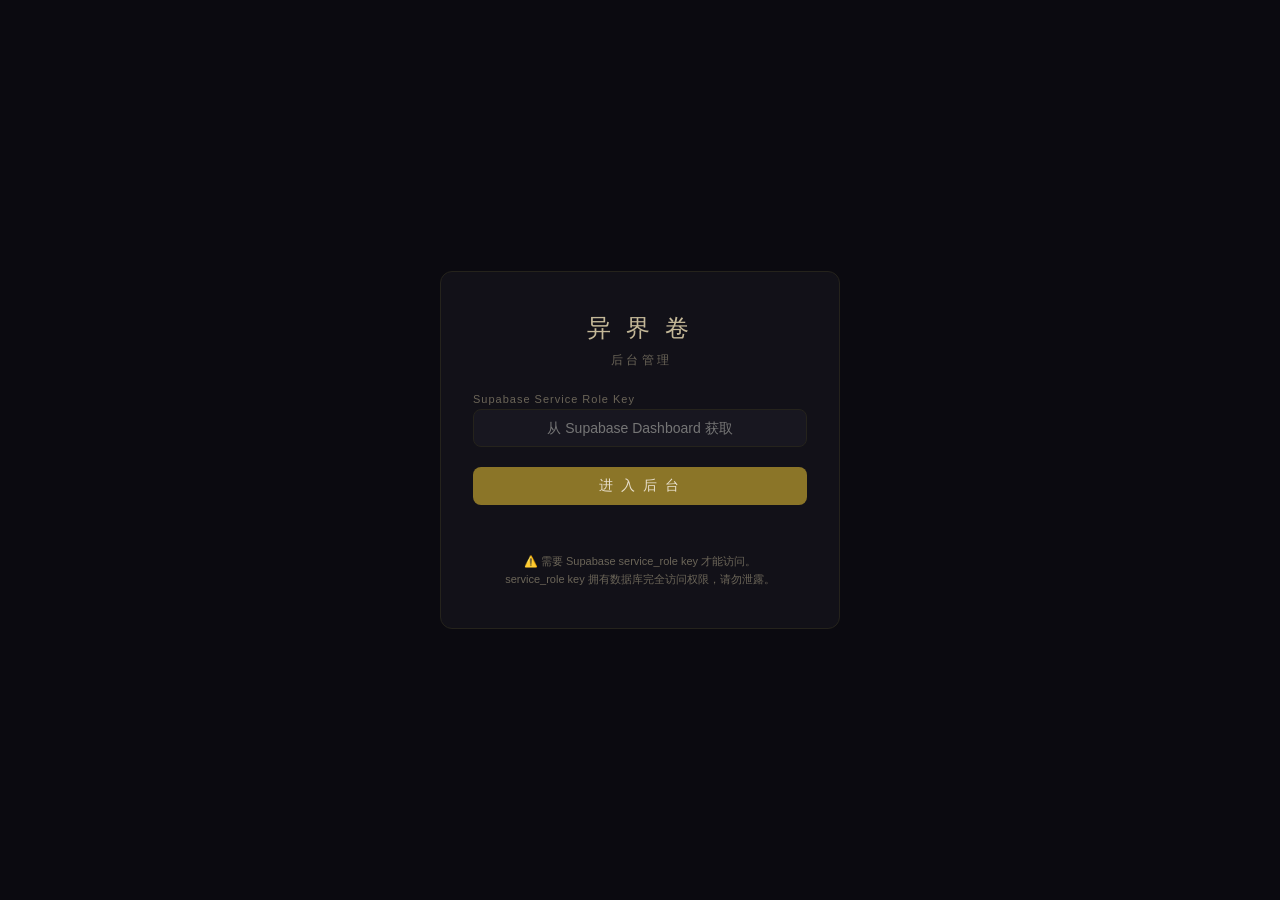
<file: 管理.html>
<!DOCTYPE html>
<html lang="zh-CN">
<head>
<meta charset="UTF-8">
<meta name="viewport" content="width=device-width, initial-scale=1.0">
<meta name="robots" content="noindex, nofollow">
<title>后台 · 异界卷</title>
<style>
  :root {
    --bg: #0b0a10; --bg-panel: #121118; --bg-input: #181720;
    --text: #c4b898; --text-bright: #e8dfcc; --text-dim: #6b6558;
    --accent: #8b7528; --accent-bright: #d4af37; --danger: #c47a7a;
    --border: #25231c; --radius: 8px;
  }
  * { box-sizing: border-box; margin: 0; padding: 0; }
  body {
    background: var(--bg); color: var(--text);
    font-family: "Microsoft YaHei", "PingFang SC", sans-serif;
    min-height: 100vh;
  }
  .container { max-width: 960px; margin: 0 auto; padding: 24px 16px; }
  .lock-screen { display: flex; align-items: center; justify-content: center; min-height: 100vh; }
  .lock-box {
    background: var(--bg-panel); border: 1px solid var(--border);
    border-radius: 12px; padding: 40px 32px; width: 90%; max-width: 400px; text-align: center;
  }
  .lock-box h1 { font-size: 24px; font-weight: 400; letter-spacing: 4px; margin-bottom: 8px; }
  .lock-box .sub { font-size: 12px; color: var(--text-dim); margin-bottom: 24px; }
  .lock-box label { display: block; text-align: left; font-size: 11px; color: var(--text-dim); margin: 12px 0 4px; letter-spacing: 1px; }
  .lock-box input {
    width: 100%; padding: 10px 14px; background: var(--bg-input);
    border: 1px solid var(--border); border-radius: var(--radius);
    color: var(--text); font-size: 14px; text-align: center;
  }
  .lock-box input:focus { border-color: var(--accent); outline: none; }
  .lock-box button {
    margin-top: 20px; width: 100%; padding: 10px;
    background: var(--accent); color: var(--text-bright);
    border: none; border-radius: var(--radius); font-size: 14px; cursor: pointer; letter-spacing: 2px;
  }
  .lock-box button:hover { background: var(--accent-bright); color: #fff; }
  .lock-box button:disabled { opacity: 0.4; cursor: not-allowed; }
  .lock-error { color: var(--danger); font-size: 12px; margin-top: 8px; min-height: 20px; }
  .lock-note { margin-top: 20px; font-size: 11px; color: var(--text-dim); line-height: 1.6; }

  .header {
    display: flex; align-items: center; justify-content: space-between;
    padding: 16px 0; border-bottom: 1px solid var(--border); margin-bottom: 20px;
  }
  .header h1 { font-size: 20px; font-weight: 400; letter-spacing: 3px; }
  .header-actions { display: flex; gap: 8px; }
  .header-actions button {
    padding: 6px 14px; background: var(--bg-input); border: 1px solid var(--border);
    color: var(--text); border-radius: var(--radius); cursor: pointer; font-size: 12px;
  }
  .header-actions button:hover { border-color: var(--accent); }

  .stats-row { display: flex; gap: 12px; margin-bottom: 20px; flex-wrap: wrap; }
  .stat-card {
    background: var(--bg-panel); border: 1px solid var(--border);
    border-radius: var(--radius); padding: 16px 20px; flex: 1; min-width: 120px; text-align: center;
  }
  .stat-card .num { font-size: 28px; color: var(--accent-bright); font-weight: 300; }
  .stat-card .label { font-size: 11px; color: var(--text-dim); margin-top: 4px; letter-spacing: 1px; }

  .user-table { width: 100%; border-collapse: collapse; }
  .user-table th, .user-table td {
    padding: 10px 14px; text-align: left; border-bottom: 1px solid var(--border); font-size: 13px;
  }
  .user-table th { color: var(--text-dim); font-weight: 400; font-size: 11px; letter-spacing: 1px; }
  .user-table tr:hover td { background: rgba(139,117,40,0.04); }
  .user-table .mono { font-family: "SF Mono", "Consolas", monospace; font-size: 11px; color: var(--text-dim); }
  .user-table button {
    padding: 3px 10px; background: var(--bg-input); border: 1px solid var(--border);
    color: var(--text); border-radius: 4px; cursor: pointer; font-size: 11px;
  }
  .user-table button:hover { border-color: var(--accent); color: var(--accent-bright); }
  .user-table button.danger { color: var(--danger); }
  .user-table button.danger:hover { border-color: var(--danger); }

  .detail-panel {
    background: var(--bg-panel); border: 1px solid var(--border);
    border-radius: var(--radius); padding: 20px; margin-top: 16px;
    max-height: 500px; overflow-y: auto; display: none;
  }
  .detail-panel.open { display: block; }
  .detail-panel pre {
    font-size: 11px; color: var(--text); white-space: pre-wrap; word-break: break-all;
    font-family: "SF Mono", "Consolas", monospace;
  }
  .detail-panel h3 { font-weight: 400; margin-bottom: 12px; color: var(--accent-bright); letter-spacing: 2px; }
  .empty { text-align: center; padding: 60px 0; color: var(--text-dim); font-size: 14px; }
  .loading { text-align: center; padding: 40px 0; color: var(--text-dim); }
  .toast {
    position: fixed; top: 16px; left: 50%; transform: translateX(-50%);
    background: var(--bg-panel); border: 1px solid var(--border);
    color: var(--text); padding: 8px 20px; border-radius: var(--radius);
    font-size: 13px; z-index: 100; opacity: 0; transition: opacity .3s; pointer-events: none;
  }
  .toast.show { opacity: 1; }
</style>
</head>
<body>

<div class="toast" id="toast"></div>

<!-- Lock screen — requires service_role key -->
<div id="lock-screen" class="lock-screen">
  <div class="lock-box">
    <h1>异 界 卷</h1>
    <div class="sub">后 台 管 理</div>
    <label for="service-key">Supabase Service Role Key</label>
    <input type="password" id="service-key" placeholder="从 Supabase Dashboard 获取" autocomplete="off">
    <button onclick="unlock()">进 入 后 台</button>
    <div class="lock-error" id="lock-error"></div>
    <div class="lock-note">
      ⚠️ 需要 Supabase service_role key 才能访问。<br>
      service_role key 拥有数据库完全访问权限，请勿泄露。
    </div>
  </div>
</div>

<div id="dashboard" style="display:none">
  <div class="container">
    <div class="header">
      <h1>后 台 管 理</h1>
      <div class="header-actions">
        <button onclick="loadData()">🔄 刷新</button>
        <button onclick="lock()">🚪 退出</button>
      </div>
    </div>
    <div class="stats-row" id="stats-row"></div>
    <div style="margin-bottom:8px;font-size:12px;color:var(--text-dim);letter-spacing:1px">▍用户存档列表（game_saves 表）</div>
    <div id="user-list"></div>
    <div class="detail-panel" id="detail-panel"></div>
  </div>
</div>

<script>
var API_URL = 'https://cydvlahdycqttljesokw.supabase.co';
var SERVICE_KEY = '';  // 运行时从输入框获取，不硬编码在文件中
var unlocked = false;
var _adminFailCount = 0;
var _adminLockUntil = 0;

function _adminLockSec() {
  if (_adminFailCount >= 5) return 300;  // 5 minutes
  if (_adminFailCount >= 3) return 30;   // 30 seconds
  return 0;
}

function apiHeaders() {
  return {
    'Authorization': 'Bearer ' + SERVICE_KEY,
    'apikey': SERVICE_KEY,
    'Content-Type': 'application/json'
  };
}

function toast(msg) {
  var el = document.getElementById('toast');
  el.textContent = msg; el.classList.add('show');
  clearTimeout(el._t);
  el._t = setTimeout(function(){ el.classList.remove('show'); }, 2000);
}

function unlock() {
  var sk = document.getElementById('service-key').value.trim();
  var errEl = document.getElementById('lock-error');
  var btn = document.querySelector('.lock-box button');

  if (!sk) {
    errEl.textContent = '请输入 service_role key';
    return;
  }

  // Rate limiting check
  if (_adminLockUntil > Date.now()) {
    var remaining = Math.ceil((_adminLockUntil - Date.now()) / 1000);
    errEl.textContent = '尝试次数过多，请等待 ' + remaining + ' 秒';
    return;
  }

  SERVICE_KEY = sk;
  btn.disabled = true; btn.textContent = '验证中...';
  errEl.textContent = '';

  fetch(API_URL + '/rest/v1/game_saves?select=id&limit=1', {
    headers: apiHeaders()
  }).then(function(resp) {
    if (resp.ok) {
      _adminFailCount = 0;
      unlocked = true;
      document.getElementById('lock-screen').style.display = 'none';
      document.getElementById('dashboard').style.display = 'block';
      loadData();
    } else {
      _adminFailCount++;
      var lockSec = _adminLockSec();
      if (lockSec > 0) {
        _adminLockUntil = Date.now() + lockSec * 1000;
        errEl.textContent = 'Service role key 无效 (HTTP ' + resp.status + ')。已锁定 ' + lockSec + ' 秒。连续失败 ' + _adminFailCount + ' 次。';
        // Start countdown on button
        var tick = function() {
          var rem = Math.ceil((_adminLockUntil - Date.now()) / 1000);
          if (rem <= 0) {
            btn.disabled = false;
            btn.textContent = '进 入 后 台';
            return;
          }
          btn.textContent = '请等待 ' + rem + ' 秒';
          btn.disabled = true;
          setTimeout(tick, 1000);
        };
        tick();
      } else {
        errEl.textContent = 'Service role key 无效 (HTTP ' + resp.status + ')。失败 ' + _adminFailCount + ' 次。';
        btn.disabled = false;
        btn.textContent = '进 入 后 台';
      }
    }
  }).catch(function(e) {
    _adminFailCount++;
    var lockSec = _adminLockSec();
    if (lockSec > 0) {
      _adminLockUntil = Date.now() + lockSec * 1000;
    }
    errEl.textContent = '连接失败: ' + (e.message || '网络错误') + (lockSec > 0 ? '。已锁定 ' + lockSec + ' 秒。' : '');
    btn.disabled = false;
    btn.textContent = '进 入 后 台';
  });
}

function lock() {
  unlocked = false;
  SERVICE_KEY = '';
  document.getElementById('lock-screen').style.display = 'flex';
  document.getElementById('dashboard').style.display = 'none';
  document.getElementById('service-key').value = '';
}
document.getElementById('service-key').addEventListener('keydown', function(e) {
  if (e.key === 'Enter') unlock();
});

async function loadData() {
  if (!unlocked) return;
  document.getElementById('user-list').innerHTML = '<div class="loading">加载中……</div>';
  document.getElementById('detail-panel').classList.remove('open');

  try {
    // Query game_saves via PostgREST — service_role bypasses RLS
    var resp = await fetch(API_URL + '/rest/v1/game_saves?select=*&order=updated_at.desc&limit=500', {
      headers: apiHeaders()
    });
    if (!resp.ok) {
      var errText = await resp.text().catch(function(){ return 'HTTP ' + resp.status; });
      document.getElementById('user-list').innerHTML = '<div class="empty">查询失败: ' + errText + '</div>';
      return;
    }
    var rows = await resp.json();
    renderUserList(rows || []);
  } catch(e) {
    document.getElementById('user-list').innerHTML = '<div class="empty">请求失败: ' + esc(e.message) + '</div>';
  }
}

function renderUserList(rows) {
  // Group by user_id
  var users = {};
  for (var i = 0; i < rows.length; i++) {
    var r = rows[i];
    var uid = r.user_id;
    if (!uid) continue;
    if (!users[uid]) { users[uid] = { id: uid, saves: [], lastModified: null }; }
    users[uid].saves.push(r);
    if (r.updated_at && (!users[uid].lastModified || r.updated_at > users[uid].lastModified)) {
      users[uid].lastModified = r.updated_at;
    }
  }

  var userList = [];
  for (var uid in users) { userList.push(users[uid]); }
  userList.sort(function(a, b){ return (b.lastModified || '').localeCompare(a.lastModified || ''); });

  var totalSaves = 0;
  for (var j = 0; j < userList.length; j++) {
    totalSaves += userList[j].saves.length;
  }
  document.getElementById('stats-row').innerHTML =
    '<div class="stat-card"><div class="num">' + userList.length + '</div><div class="label">注册用户数</div></div>' +
    '<div class="stat-card"><div class="num">' + totalSaves + '</div><div class="label">存档总数</div></div>' +
    '<div class="stat-card"><div class="num">' + rows.length + '</div><div class="label">game_saves 行</div></div>';

  if (userList.length === 0) {
    document.getElementById('user-list').innerHTML = '<div class="empty">暂无用户存档</div>';
    return;
  }

  var html = '<table class="user-table"><thead><tr><th>用户 ID</th><th>存档数</th><th>最后活跃</th><th>操作</th></tr></thead><tbody>';
  for (var k = 0; k < userList.length; k++) {
    var u = userList[k];
    html += '<tr>' +
      '<td class="mono">' + esc(u.id.substring(0, 12) + '...') + '</td>' +
      '<td>' + u.saves.length + '</td>' +
      '<td>' + (u.lastModified ? new Date(u.lastModified).toLocaleString('zh-CN') : '-') + '</td>' +
      '<td>' +
        '<button onclick="viewUser(\'' + escAttr(u.id) + '\')">查看存档</button> ' +
        '<button class="danger" onclick="deleteUser(\'' + escAttr(u.id) + '\')">删除全部</button>' +
      '</td>' +
      '</tr>';
  }
  html += '</tbody></table>';
  document.getElementById('user-list').innerHTML = html;
}

async function viewUser(userId) {
  var panel = document.getElementById('detail-panel');
  panel.classList.add('open');
  panel.innerHTML = '<div class="loading">加载中……</div>';

  try {
    var resp = await fetch(API_URL + '/rest/v1/game_saves?select=*&user_id=eq.' + encodeURIComponent(userId) + '&order=updated_at.desc', {
      headers: apiHeaders()
    });
    if (!resp.ok) { panel.innerHTML = '<h3>错误</h3><pre>HTTP ' + resp.status + '</pre>'; return; }
    var saves = await resp.json();

    var html = '<h3>用户: <span class="mono">' + esc(userId) + '</span> (' + saves.length + ' 个存档)</h3>';
    html += '<table class="user-table"><thead><tr><th>槽位</th><th>角色</th><th>世界</th><th>标题</th><th>更新时间</th><th>操作</th></tr></thead><tbody>';
    for (var i = 0; i < saves.length; i++) {
      var s = saves[i];
      var time = s.updated_at ? new Date(s.updated_at).toLocaleString('zh-CN') : '-';
      html += '<tr>' +
        '<td>' + (s.slot === 0 ? '🔄 自动' : '💾 #' + s.slot) + '</td>' +
        '<td>' + esc(s.character_name || '-') + '</td>' +
        '<td>' + esc(s.world_name || '-') + '</td>' +
        '<td>' + esc(s.title || '-') + '</td>' +
        '<td>' + time + '</td>' +
        '<td>' +
          '<button onclick="viewSaveDetail(\'' + escAttr(s.id) + '\')">详情</button> ' +
          '<button class="danger" onclick="deleteSave(\'' + escAttr(s.id) + '\',\'' + escAttr(userId) + '\')">删除</button>' +
        '</td>' +
        '</tr>';
    }
    html += '</tbody></table>';
    panel.innerHTML = html;
  } catch(e) {
    panel.innerHTML = '<h3>错误</h3><pre>' + esc(e.message) + '</pre>';
  }
}

async function viewSaveDetail(saveId) {
  var panel = document.getElementById('detail-panel');
  try {
    var resp = await fetch(API_URL + '/rest/v1/game_saves?id=eq.' + encodeURIComponent(saveId) + '&limit=1', {
      headers: apiHeaders()
    });
    if (!resp.ok) { toast('查询失败: HTTP ' + resp.status); return; }
    var rows = await resp.json();
    if (!rows || rows.length === 0) { toast('存档不存在'); return; }
    var s = rows[0];
    var obj = s.save_data || {};
    panel.innerHTML =
      '<h3>存档详情 <span class="mono">' + esc(s.id) + '</span></h3>' +
      '<table class="user-table" style="margin-bottom:12px">' +
      '<tr><td>槽位</td><td>' + (s.slot === 0 ? '自动存档 (0)' : s.slot) + '</td></tr>' +
      '<tr><td>角色名</td><td>' + esc(s.character_name || '-') + '</td></tr>' +
      '<tr><td>世界</td><td>' + esc(s.world_name || '-') + '</td></tr>' +
      '<tr><td>章节</td><td>' + esc(s.title || '-') + '</td></tr>' +
      '<tr><td>位置</td><td>' + esc(obj.location || '-') + '</td></tr>' +
      '<tr><td>性别</td><td>' + esc((obj.characterSheet && obj.characterSheet.gender) || '-') + '</td></tr>' +
      '<tr><td>游戏已开始</td><td>' + (obj.gameStarted ? '是' : '否') + '</td></tr>' +
      '<tr><td>物品</td><td>' + (obj.inventory || []).length + ' 件</td></tr>' +
      '<tr><td>羁绊</td><td>' + (obj.relationships || []).length + ' 个</td></tr>' +
      '<tr><td>成就</td><td>' + (obj.unlockedAchievements || []).length + ' 个</td></tr>' +
      '<tr><td>保存时间</td><td>' + (obj.savedAt ? new Date(obj.savedAt).toLocaleString('zh-CN') : '-') + '</td></tr>' +
      '</table>' +
      '<details><summary style="cursor:pointer;color:var(--text-dim);font-size:12px">完整 JSON (save_data)</summary>' +
      '<pre style="margin-top:8px">' + esc(JSON.stringify(obj, null, 2)) + '</pre></details>';
  } catch(e) {
    panel.innerHTML = '<h3>错误</h3><pre>' + esc(e.message) + '</pre>';
  }
}

async function deleteSave(saveId, userId) {
  if (!confirm('确认删除此存档？')) return;
  try {
    var resp = await fetch(API_URL + '/rest/v1/game_saves?id=eq.' + encodeURIComponent(saveId), {
      method: 'DELETE',
      headers: apiHeaders()
    });
    if (resp.ok) {
      toast('已删除');
      viewUser(userId);  // Refresh user detail
    } else {
      toast('删除失败: HTTP ' + resp.status);
    }
  } catch(e) {
    toast('删除失败: ' + e.message);
  }
}

async function deleteUser(userId) {
  if (!confirm('确认删除用户 ' + userId + ' 的全部存档？此操作不可撤销。')) return;
  try {
    var resp = await fetch(API_URL + '/rest/v1/game_saves?user_id=eq.' + encodeURIComponent(userId), {
      method: 'DELETE',
      headers: apiHeaders()
    });
    if (resp.ok) {
      toast('已删除该用户全部存档');
      loadData();  // Refresh list
    } else {
      toast('删除失败: HTTP ' + resp.status);
    }
  } catch(e) {
    toast('删除失败: ' + e.message);
  }
}

function esc(s) {
  if (!s) return '';
  return String(s).replace(/&/g,'&amp;').replace(/</g,'&lt;').replace(/>/g,'&gt;').replace(/"/g,'&quot;');
}

function escAttr(s) {
  return String(s).replace(/&/g,'&amp;').replace(/'/g,'&#39;').replace(/"/g,'&quot;');
}
</script>
</body>
</html>
</file>
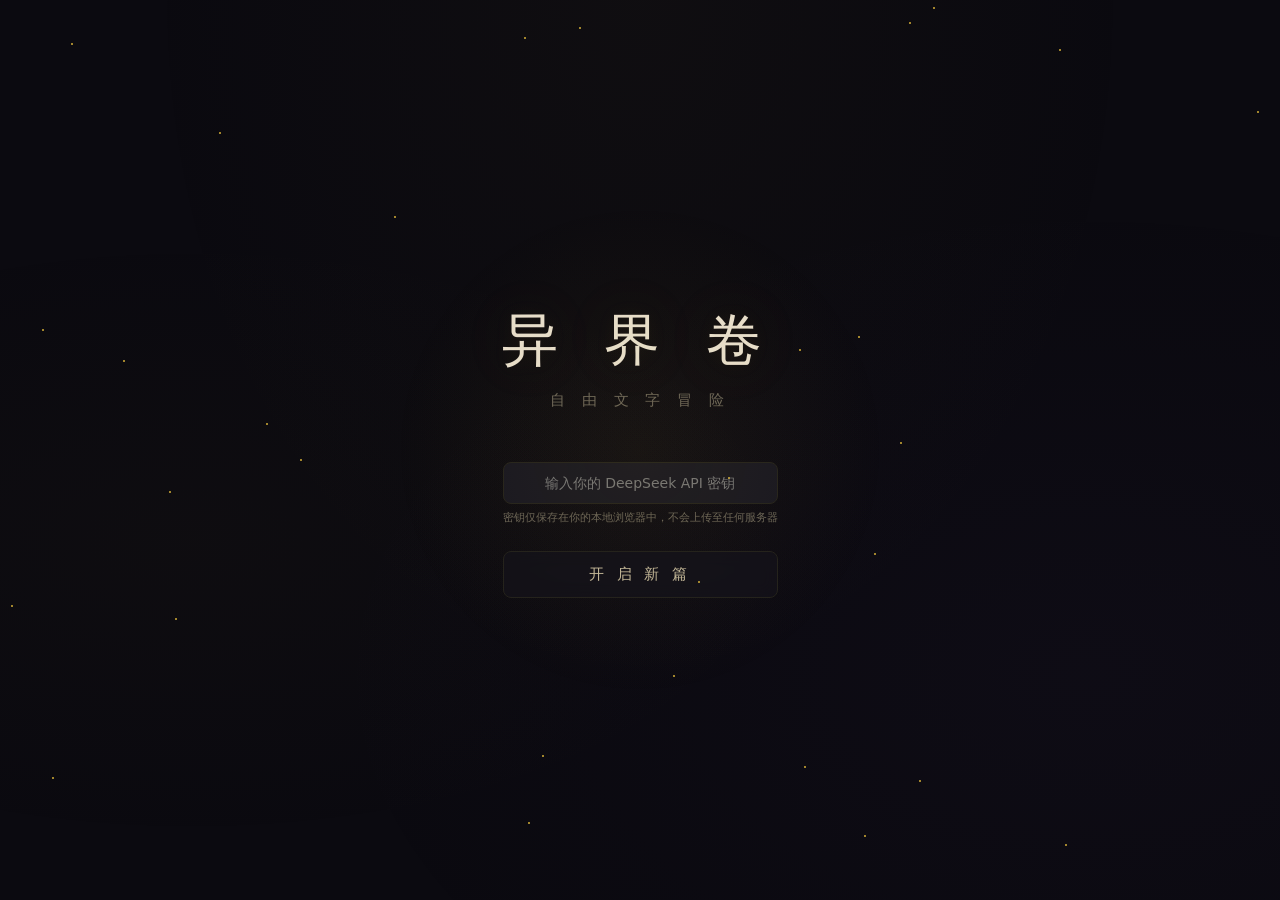
<file: 首页.html>
<!DOCTYPE html>
<html lang="zh-CN">
<head>
<meta charset="UTF-8">
<meta name="viewport" content="width=device-width, initial-scale=1.0">
<title>异界卷 · 文字冒险</title>
<link rel="stylesheet" href="样式.css">
</head>
<body>

<!-- ═══════════════════ TITLE SCREEN ═══════════════════ -->
<div id="title-screen" class="screen active">
  <div class="title-main">
    <h1>异 界 卷</h1>
    <p class="subtitle">自 由 文 字 冒 险</p>
  </div>
  <div class="title-actions">
    <div class="settings-section" style="margin-bottom:16px">
      <input type="password" id="api-key-input" placeholder="输入你的 DeepSeek API 密钥" autocomplete="off" style="width:100%;max-width:360px;text-align:center">
      <p class="api-hint" style="margin-top:6px;font-size:11px">密钥仅保存在你的本地浏览器中，不会上传至任何服务器</p>
    </div>
    <button onclick="goToFreqScreen()">开 启 新 篇</button>
    <button class="ghost" id="btn-continue" onclick="continueGame()" style="display:none">继续未完成的冒险</button>
    <button class="ghost" id="btn-load-slot" onclick="showSaveManager()" style="display:none">读取存档</button>
  </div>
</div>

<!-- ═══════════════════ FREQ SCREEN ═══════════════════ -->
<div id="freq-screen" class="screen hidden">
  <div class="settings-container">
    <h2>选 择 频 段</h2>

    <div class="settings-section">
      <h3>选择你感兴趣的故事方向</h3>
      <div class="freq-grid">
        <div class="freq-card" onclick="selectFrequency('male')">
          <div class="freq-icon">🔥</div>
          <div class="freq-name">男 频</div>
          <div class="freq-desc">玄幻·武侠·科幻·历史·赘婿·战神·无限流</div>
        </div>
        <div class="freq-card" onclick="selectFrequency('female')">
          <div class="freq-icon">💐</div>
          <div class="freq-name">女 频</div>
          <div class="freq-desc">宫斗·霸总·重生·古言·萌宝·年代·双男主</div>
        </div>
      </div>
      <div class="genre-grid" id="tab-common">
        <div class="genre-card" data-genre="穿越小说"><div class="icon">📖</div><div class="name">穿越小说</div><div class="desc">上传小说·AI解析·穿入书中</div></div>
        <div class="genre-card" data-genre="自定义"><div class="icon">✍️</div><div class="name">自定义</div><div class="desc">书写你自己的世界</div></div>
      </div>
    </div>

    <button class="btn-back" onclick="showScreen('title')">← 返回</button>
  </div>
</div>

<!-- ═══════════════════ WORLD SCREEN ═══════════════════ -->
<div id="world-screen" class="screen hidden">
  <div class="settings-container">
    <h2>选 择 世 界</h2>

    <div class="settings-section">
      <h3 id="world-freq-label">选择一个世界</h3>
      <div class="genre-grid" id="grid-male" style="display:none">
        <div class="genre-card" data-genre="奇幻仙侠"><div class="icon">🏔️</div><div class="name">奇幻仙侠</div><div class="desc">灵气·功法·宗门·飞升</div></div>
        <div class="genre-card" data-genre="传统玄幻"><div class="icon">🔥</div><div class="name">传统玄幻</div><div class="desc">斗气·血脉·逆袭·诸天</div></div>
        <div class="genre-card" data-genre="武侠江湖"><div class="icon">🏮</div><div class="name">武侠江湖</div><div class="desc">武功·门派·江湖·恩怨</div></div>
        <div class="genre-card" data-genre="科幻"><div class="icon">🚀</div><div class="name">科幻</div><div class="desc">星际·AI·未来·探索</div></div>
        <div class="genre-card" data-genre="末日废土"><div class="icon">☢️</div><div class="name">末日废土</div><div class="desc">生存·变异·废墟·资源</div></div>
        <div class="genre-card" data-genre="赛博朋克"><div class="icon">🤖</div><div class="name">赛博朋克</div><div class="desc">义体·企业·黑客·霓虹</div></div>
        <div class="genre-card" data-genre="蒸汽朋克"><div class="icon">⚙️</div><div class="name">蒸汽朋克</div><div class="desc">齿轮·飞艇·维多利亚·炼金</div></div>
        <div class="genre-card" data-genre="无限流"><div class="icon">♾️</div><div class="name">无限流</div><div class="desc">副本·系统·轮回·进化</div></div>
        <div class="genre-card" data-genre="都市修真"><div class="icon">🏙️</div><div class="name">都市修真</div><div class="desc">都市·灵气·隐世·觉醒</div></div>
        <div class="genre-card" data-genre="都市高武"><div class="icon">🥊</div><div class="name">都市高武</div><div class="desc">古武·现代·强者·守护</div></div>
        <div class="genre-card" data-genre="历史古代"><div class="icon">📜</div><div class="name">历史古代</div><div class="desc">权谋·争霸·朝代·英雄</div></div>
        <div class="genre-card" data-genre="赘婿"><div class="icon">🏠</div><div class="name">赘婿</div><div class="desc">隐忍·打脸·逆袭·豪门</div></div>
        <div class="genre-card" data-genre="战神"><div class="icon">🎖️</div><div class="name">战神</div><div class="desc">归来·守护·铁血·碾压</div></div>
        <div class="genre-card" data-genre="重生崛起"><div class="icon">🔄</div><div class="name">重生崛起</div><div class="desc">重生·先知·布局·巅峰</div></div>
        <div class="genre-card" data-genre="悬疑灵异"><div class="icon">👻</div><div class="name">悬疑灵异</div><div class="desc">诡异·民俗·禁忌·收容</div></div>
      </div>
      <div class="genre-grid" id="grid-female" style="display:none">
        <div class="genre-card" data-genre="宫斗宅斗"><div class="icon">👑</div><div class="name">宫斗宅斗</div><div class="desc">后宫·内院·心计·上位</div></div>
        <div class="genre-card" data-genre="霸总"><div class="icon">💼</div><div class="name">霸总</div><div class="desc">总裁·契约·虐恋·深情</div></div>
        <div class="genre-card" data-genre="重生复仇"><div class="icon">💔</div><div class="name">重生复仇</div><div class="desc">重生·复仇·逆袭·虐渣</div></div>
        <div class="genre-card" data-genre="禁忌情缘"><div class="icon">🌹</div><div class="name">禁忌情缘</div><div class="desc">宫闱·征服·身份·沉沦</div></div>
        <div class="genre-card" data-genre="都市异能"><div class="icon">🌃</div><div class="name">都市异能</div><div class="desc">现代·超能力·隐秘组织</div></div>
        <div class="genre-card" data-genre="西幻史诗"><div class="icon">⚔️</div><div class="name">西幻史诗</div><div class="desc">魔法·龙·冒险者·遗迹</div></div>
        <div class="genre-card" data-genre="克苏鲁"><div class="icon">🐙</div><div class="name">克苏鲁</div><div class="desc">恐怖·未知·理智·古神</div></div>
        <div class="genre-card" data-genre="古言脑洞"><div class="icon">🪭</div><div class="name">古言脑洞</div><div class="desc">穿越·系统·空间·破局</div></div>
        <div class="genre-card" data-genre="玄幻言情"><div class="icon">💫</div><div class="name">玄幻言情</div><div class="desc">仙魔·虐恋·宿命·情深</div></div>
        <div class="genre-card" data-genre="萌宝"><div class="icon">👶</div><div class="name">萌宝</div><div class="desc">天才萌宝·助攻·甜宠</div></div>
        <div class="genre-card" data-genre="年代文"><div class="icon">📻</div><div class="name">年代文</div><div class="desc">知青·改革·时代·奋斗</div></div>
        <div class="genre-card" data-genre="双男主"><div class="icon">🤝</div><div class="name">双男主</div><div class="desc">强强·宿敌·守护·并肩</div></div>
        <div class="genre-card" data-genre="马甲"><div class="icon">🎭</div><div class="name">马甲</div><div class="desc">隐藏·反差·揭穿·震撼</div></div>
      </div>
      <div class="genre-grid" id="tab-common-world">
        <div class="genre-card" data-genre="穿越小说"><div class="icon">📖</div><div class="name">穿越小说</div><div class="desc">上传小说·AI解析·穿入书中</div></div>
        <div class="genre-card" data-genre="自定义"><div class="icon">✍️</div><div class="name">自定义</div><div class="desc">书写你自己的世界</div></div>
      </div>
      <button class="btn-random-all" style="margin-top:8px" onclick="randomWorld()">🎲 随机世界</button>
      <textarea id="custom-world-desc" class="hidden" placeholder="描述你想要的世界：时代背景、力量体系、种族、科技水平、氛围基调……越详细越好。"></textarea>
      <button id="ai-gen-world-btn" class="ai-gen-btn hidden" onclick="aiGenerateWorld()">✨ AI 随机生成世界</button>
      <div id="novel-upload-area" class="hidden" style="margin-top:12px">
        <p style="font-size:12px;color:var(--text-dim);margin-bottom:8px;font-family:var(--font-ui)">上传你喜欢的 .txt 小说文件，AI 将解析世界观并让你穿越其中</p>
        <input type="file" id="novel-file-input" accept=".txt" style="display:none" onchange="handleNovelFile(this)">
        <div style="display:flex;gap:8px;align-items:center">
          <button class="ai-gen-btn" style="margin-top:0" onclick="document.getElementById('novel-file-input').click()">📁 选择文件</button>
          <span id="novel-file-name" style="font-size:11px;color:var(--text-dim);font-family:var(--font-ui)"></span>
        </div>
        <textarea id="novel-preview" class="hidden" style="width:100%;background:var(--bg-input);border:1px solid var(--border);color:var(--text);padding:12px 16px;font-size:13px;font-family:var(--font-narrative);border-radius:var(--radius);resize:vertical;min-height:100px;margin-top:8px" readonly placeholder="小说内容预览……"></textarea>
        <button id="btn-parse-novel" class="ai-gen-btn hidden" style="margin-top:8px" onclick="processNovel()">🔮 解析世界观并穿越</button>
      </div>
    </div>

    <button class="btn-primary" onclick="goToCharScreen()">下 一 步</button>
    <button class="btn-back" onclick="showScreen('freq')">← 返回选择频段</button>
  </div>
</div>

<!-- ═══════════════════ CHARACTER SCREEN ═══════════════════ -->
<div id="char-screen" class="screen hidden">
  <div class="settings-container">
    <h2>角 色 创 建</h2>

    <div class="settings-section" id="char-create-section">
      <h3>▍塑造你的化身</h3>
      <div class="cc-section">
        <div class="cc-label">姓名 <button class="cc-random" onclick="randomName()" style="margin-left:8px">🎲 随机</button></div>
        <input type="text" id="player-name-input" placeholder="你在这个世界中被如何称呼？" maxlength="20">
      </div>
      <div class="cc-section">
        <div class="cc-label">性别 <button class="cc-random" onclick="randomGender()" style="margin-left:8px">🎲 随机</button></div>
        <div class="gender-toggle" id="gender-toggle">
          <div class="gender-option" data-gender="男" onclick="selectGender('男')">男</div>
          <div class="gender-option" data-gender="女" onclick="selectGender('女')">女</div>
          <div class="gender-option" data-gender="其他" onclick="selectGender('其他')">不设</div>
        </div>
      </div>
      <div class="cc-section">
        <div class="cc-label">命格 <span class="cc-desc">影响命运走向</span> <button class="cc-random" onclick="randomDestiny()" style="margin-left:8px">🎲 随机</button></div>
        <div class="cc-options" id="destiny-options"></div>
      </div>
      <div id="char-attrs-container"></div>
      <div class="cc-section">
        <div class="cc-label">剧情风格</div>
        <div class="cc-options" id="story-style-options"></div>
      </div>
      <div class="cc-section">
        <div class="cc-label">剧情失控度</div>
        <div class="cc-options" id="chaos-level-options"></div>
      </div>
      <button class="btn-random-all" onclick="randomAllAttributes()">🎲 一键随机角色</button>
    </div>

    <button class="btn-primary" onclick="startNewGame()">踏 入 世 界</button>
    <button class="btn-back" onclick="showScreen('world')">← 返回</button>
  </div>
</div>

<!-- ═══════════════════ GAME SCREEN ═══════════════════ -->
<div id="game-screen" class="screen hidden">
  <div id="stats-bar">
    <div id="stats-items"></div>
    <div id="location-tag"></div>
    <div class="stats-actions">
      <button onclick="showAnnals()" title="年表">📜 <span class="btn-label">年表</span></button>
      <button onclick="showInventory()" title="物品">📦 <span class="btn-label">物品</span></button>
      <button onclick="showRelationships()" title="羁绊">💞 <span class="btn-label">羁绊</span></button>
      <button onclick="saveGame()" title="保存">💾 <span class="btn-label">保存</span></button>
      <button onclick="showScreen('title')" title="退出">🚪 <span class="btn-label">退出</span></button>
      <button onclick="showAchievements()" title="成就">🏆 <span class="btn-label">成就</span></button>
    </div>
  </div>

  <div id="narrative-area"></div>

  <div id="suggestion-bar">
    <button id="btn-suggest" class="suggestion-ask-btn" onclick="requestSuggestions()">💡 行动建议</button>
    <button id="btn-daredevil" class="suggestion-ask-btn daredevil-btn" onclick="daredevilAction()">💀 作死一下</button>
    <div id="suggestion-buttons"></div>
  </div>

  <div id="input-area">
    <span id="input-prompt">▸</span>
    <input type="text" id="command-input" placeholder="你要做什么？" autocomplete="off" maxlength="300">
    <button id="btn-send">发送 ↵</button>
  </div>
</div>

<!-- ═══════════════════ OVERLAYS ═══════════════════ -->
<div id="overlay" class="overlay hidden">
  <div class="overlay-panel" id="overlay-content"></div>
</div>

<!-- ═══════════════════ TOAST ═══════════════════ -->
<div id="toast"></div>

<div id="achievement-popup" class="achievement-popup hidden"></div>
<script src="数据.js"></script>
<script src="游戏.js"></script>
</body>
</html>
</file>
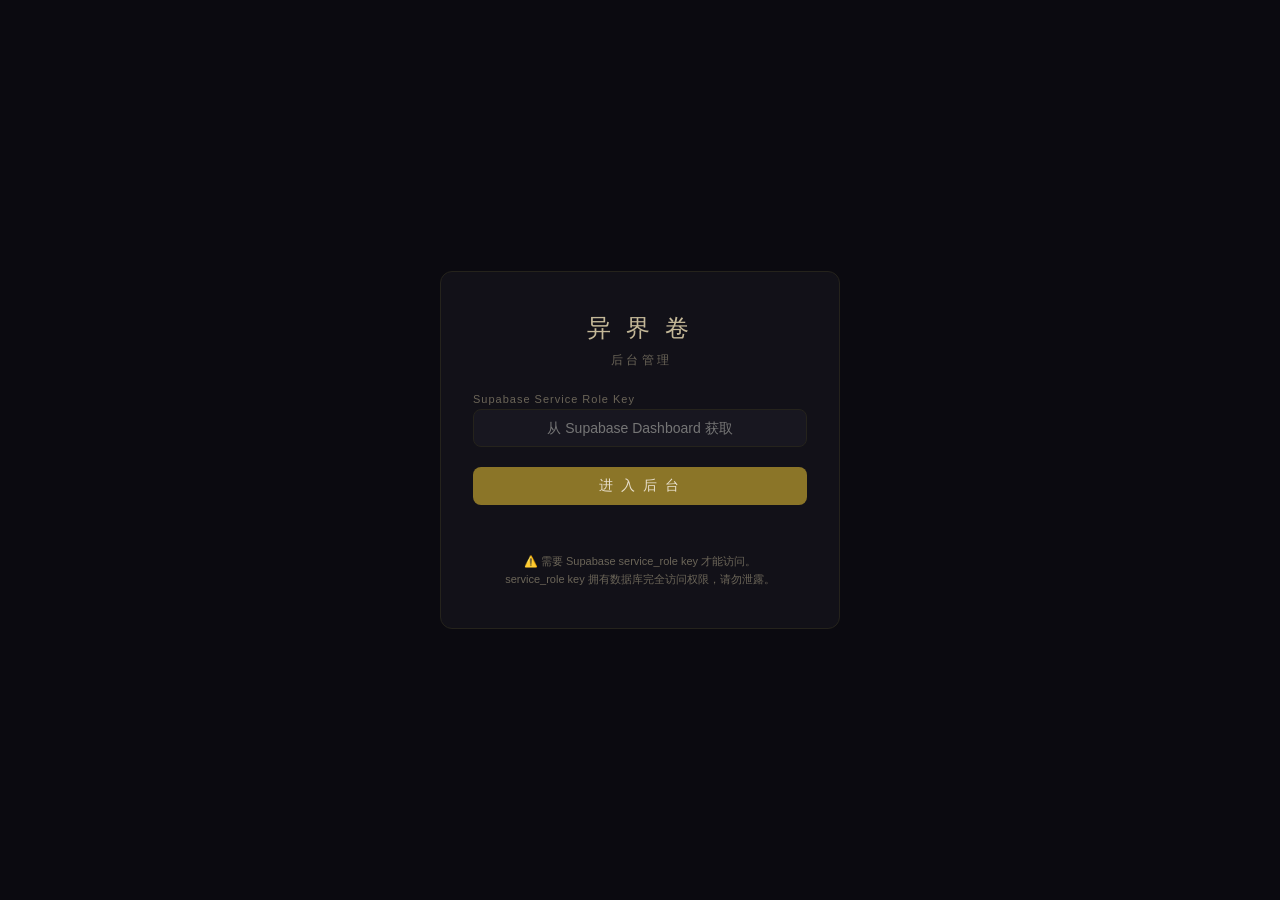
<file: 存档/管理.html>
<!DOCTYPE html>
<html lang="zh-CN">
<head>
<meta charset="UTF-8">
<meta name="viewport" content="width=device-width, initial-scale=1.0">
<meta name="robots" content="noindex, nofollow">
<title>后台 · 异界卷</title>
<style>
  :root {
    --bg: #0b0a10; --bg-panel: #121118; --bg-input: #181720;
    --text: #c4b898; --text-bright: #e8dfcc; --text-dim: #6b6558;
    --accent: #8b7528; --accent-bright: #d4af37; --danger: #c47a7a;
    --border: #25231c; --radius: 8px;
  }
  * { box-sizing: border-box; margin: 0; padding: 0; }
  body {
    background: var(--bg); color: var(--text);
    font-family: "Microsoft YaHei", "PingFang SC", sans-serif;
    min-height: 100vh;
  }
  .container { max-width: 960px; margin: 0 auto; padding: 24px 16px; }
  .lock-screen { display: flex; align-items: center; justify-content: center; min-height: 100vh; }
  .lock-box {
    background: var(--bg-panel); border: 1px solid var(--border);
    border-radius: 12px; padding: 40px 32px; width: 90%; max-width: 400px; text-align: center;
  }
  .lock-box h1 { font-size: 24px; font-weight: 400; letter-spacing: 4px; margin-bottom: 8px; }
  .lock-box .sub { font-size: 12px; color: var(--text-dim); margin-bottom: 24px; }
  .lock-box label { display: block; text-align: left; font-size: 11px; color: var(--text-dim); margin: 12px 0 4px; letter-spacing: 1px; }
  .lock-box input {
    width: 100%; padding: 10px 14px; background: var(--bg-input);
    border: 1px solid var(--border); border-radius: var(--radius);
    color: var(--text); font-size: 14px; text-align: center;
  }
  .lock-box input:focus { border-color: var(--accent); outline: none; }
  .lock-box button {
    margin-top: 20px; width: 100%; padding: 10px;
    background: var(--accent); color: var(--text-bright);
    border: none; border-radius: var(--radius); font-size: 14px; cursor: pointer; letter-spacing: 2px;
  }
  .lock-box button:hover { background: var(--accent-bright); color: #fff; }
  .lock-box button:disabled { opacity: 0.4; cursor: not-allowed; }
  .lock-error { color: var(--danger); font-size: 12px; margin-top: 8px; min-height: 20px; }
  .lock-note { margin-top: 20px; font-size: 11px; color: var(--text-dim); line-height: 1.6; }

  .header {
    display: flex; align-items: center; justify-content: space-between;
    padding: 16px 0; border-bottom: 1px solid var(--border); margin-bottom: 20px;
  }
  .header h1 { font-size: 20px; font-weight: 400; letter-spacing: 3px; }
  .header-actions { display: flex; gap: 8px; }
  .header-actions button {
    padding: 6px 14px; background: var(--bg-input); border: 1px solid var(--border);
    color: var(--text); border-radius: var(--radius); cursor: pointer; font-size: 12px;
  }
  .header-actions button:hover { border-color: var(--accent); }

  .stats-row { display: flex; gap: 12px; margin-bottom: 20px; flex-wrap: wrap; }
  .stat-card {
    background: var(--bg-panel); border: 1px solid var(--border);
    border-radius: var(--radius); padding: 16px 20px; flex: 1; min-width: 120px; text-align: center;
  }
  .stat-card .num { font-size: 28px; color: var(--accent-bright); font-weight: 300; }
  .stat-card .label { font-size: 11px; color: var(--text-dim); margin-top: 4px; letter-spacing: 1px; }

  .user-table { width: 100%; border-collapse: collapse; }
  .user-table th, .user-table td {
    padding: 10px 14px; text-align: left; border-bottom: 1px solid var(--border); font-size: 13px;
  }
  .user-table th { color: var(--text-dim); font-weight: 400; font-size: 11px; letter-spacing: 1px; }
  .user-table tr:hover td { background: rgba(139,117,40,0.04); }
  .user-table .mono { font-family: "SF Mono", "Consolas", monospace; font-size: 11px; color: var(--text-dim); }
  .user-table button {
    padding: 3px 10px; background: var(--bg-input); border: 1px solid var(--border);
    color: var(--text); border-radius: 4px; cursor: pointer; font-size: 11px;
  }
  .user-table button:hover { border-color: var(--accent); color: var(--accent-bright); }
  .user-table button.danger { color: var(--danger); }
  .user-table button.danger:hover { border-color: var(--danger); }

  .detail-panel {
    background: var(--bg-panel); border: 1px solid var(--border);
    border-radius: var(--radius); padding: 20px; margin-top: 16px;
    max-height: 500px; overflow-y: auto; display: none;
  }
  .detail-panel.open { display: block; }
  .detail-panel pre {
    font-size: 11px; color: var(--text); white-space: pre-wrap; word-break: break-all;
    font-family: "SF Mono", "Consolas", monospace;
  }
  .detail-panel h3 { font-weight: 400; margin-bottom: 12px; color: var(--accent-bright); letter-spacing: 2px; }
  .empty { text-align: center; padding: 60px 0; color: var(--text-dim); font-size: 14px; }
  .loading { text-align: center; padding: 40px 0; color: var(--text-dim); }
  .toast {
    position: fixed; top: 16px; left: 50%; transform: translateX(-50%);
    background: var(--bg-panel); border: 1px solid var(--border);
    color: var(--text); padding: 8px 20px; border-radius: var(--radius);
    font-size: 13px; z-index: 100; opacity: 0; transition: opacity .3s; pointer-events: none;
  }
  .toast.show { opacity: 1; }
</style>
</head>
<body>

<div class="toast" id="toast"></div>

<!-- Lock screen — requires service_role key -->
<div id="lock-screen" class="lock-screen">
  <div class="lock-box">
    <h1>异 界 卷</h1>
    <div class="sub">后 台 管 理</div>
    <label for="service-key">Supabase Service Role Key</label>
    <input type="password" id="service-key" placeholder="从 Supabase Dashboard 获取" autocomplete="off">
    <button onclick="unlock()">进 入 后 台</button>
    <div class="lock-error" id="lock-error"></div>
    <div class="lock-note">
      ⚠️ 需要 Supabase service_role key 才能访问。<br>
      service_role key 拥有数据库完全访问权限，请勿泄露。
    </div>
  </div>
</div>

<div id="dashboard" style="display:none">
  <div class="container">
    <div class="header">
      <h1>后 台 管 理</h1>
      <div class="header-actions">
        <button onclick="loadData()">🔄 刷新</button>
        <button onclick="lock()">🚪 退出</button>
      </div>
    </div>
    <div class="stats-row" id="stats-row"></div>
    <div style="margin-bottom:8px;font-size:12px;color:var(--text-dim);letter-spacing:1px">▍用户存档列表（game_saves 表）</div>
    <div id="user-list"></div>
    <div class="detail-panel" id="detail-panel"></div>
  </div>
</div>

<script>
var API_URL = 'https://cydvlahdycqttljesokw.supabase.co';
var SERVICE_KEY = '';  // 运行时从输入框获取，不硬编码在文件中
var unlocked = false;

function apiHeaders() {
  return {
    'Authorization': 'Bearer ' + SERVICE_KEY,
    'apikey': SERVICE_KEY,
    'Content-Type': 'application/json'
  };
}

function toast(msg) {
  var el = document.getElementById('toast');
  el.textContent = msg; el.classList.add('show');
  clearTimeout(el._t);
  el._t = setTimeout(function(){ el.classList.remove('show'); }, 2000);
}

function unlock() {
  var sk = document.getElementById('service-key').value.trim();
  var errEl = document.getElementById('lock-error');

  if (!sk) {
    errEl.textContent = '请输入 service_role key';
    return;
  }

  SERVICE_KEY = sk;
  var btn = document.querySelector('.lock-box button');
  btn.disabled = true; btn.textContent = '验证中...';
  errEl.textContent = '';

  fetch(API_URL + '/rest/v1/game_saves?select=id&limit=1', {
    headers: apiHeaders()
  }).then(function(resp) {
    if (resp.ok) {
      unlocked = true;
      document.getElementById('lock-screen').style.display = 'none';
      document.getElementById('dashboard').style.display = 'block';
      loadData();
    } else {
      errEl.textContent = 'Service role key 无效或无权访问 game_saves 表 (HTTP ' + resp.status + ')';
    }
  }).catch(function(e) {
    errEl.textContent = '连接失败: ' + (e.message || '网络错误');
  }).finally(function() {
    btn.disabled = false; btn.textContent = '进 入 后 台';
  });
}

function lock() {
  unlocked = false;
  SERVICE_KEY = '';
  document.getElementById('lock-screen').style.display = 'flex';
  document.getElementById('dashboard').style.display = 'none';
  document.getElementById('service-key').value = '';
}
document.getElementById('service-key').addEventListener('keydown', function(e) {
  if (e.key === 'Enter') unlock();
});

async function loadData() {
  if (!unlocked) return;
  document.getElementById('user-list').innerHTML = '<div class="loading">加载中……</div>';
  document.getElementById('detail-panel').classList.remove('open');

  try {
    // Query game_saves via PostgREST — service_role bypasses RLS
    var resp = await fetch(API_URL + '/rest/v1/game_saves?select=*&order=updated_at.desc&limit=500', {
      headers: apiHeaders()
    });
    if (!resp.ok) {
      var errText = await resp.text().catch(function(){ return 'HTTP ' + resp.status; });
      document.getElementById('user-list').innerHTML = '<div class="empty">查询失败: ' + errText + '</div>';
      return;
    }
    var rows = await resp.json();
    renderUserList(rows || []);
  } catch(e) {
    document.getElementById('user-list').innerHTML = '<div class="empty">请求失败: ' + esc(e.message) + '</div>';
  }
}

function renderUserList(rows) {
  // Group by user_id
  var users = {};
  for (var i = 0; i < rows.length; i++) {
    var r = rows[i];
    var uid = r.user_id;
    if (!uid) continue;
    if (!users[uid]) { users[uid] = { id: uid, saves: [], lastModified: null }; }
    users[uid].saves.push(r);
    if (r.updated_at && (!users[uid].lastModified || r.updated_at > users[uid].lastModified)) {
      users[uid].lastModified = r.updated_at;
    }
  }

  var userList = [];
  for (var uid in users) { userList.push(users[uid]); }
  userList.sort(function(a, b){ return (b.lastModified || '').localeCompare(a.lastModified || ''); });

  var totalSaves = 0;
  for (var j = 0; j < userList.length; j++) {
    totalSaves += userList[j].saves.length;
  }
  document.getElementById('stats-row').innerHTML =
    '<div class="stat-card"><div class="num">' + userList.length + '</div><div class="label">注册用户数</div></div>' +
    '<div class="stat-card"><div class="num">' + totalSaves + '</div><div class="label">存档总数</div></div>' +
    '<div class="stat-card"><div class="num">' + rows.length + '</div><div class="label">game_saves 行</div></div>';

  if (userList.length === 0) {
    document.getElementById('user-list').innerHTML = '<div class="empty">暂无用户存档</div>';
    return;
  }

  var html = '<table class="user-table"><thead><tr><th>用户 ID</th><th>存档数</th><th>最后活跃</th><th>操作</th></tr></thead><tbody>';
  for (var k = 0; k < userList.length; k++) {
    var u = userList[k];
    html += '<tr>' +
      '<td class="mono">' + esc(u.id.substring(0, 12) + '...') + '</td>' +
      '<td>' + u.saves.length + '</td>' +
      '<td>' + (u.lastModified ? new Date(u.lastModified).toLocaleString('zh-CN') : '-') + '</td>' +
      '<td>' +
        '<button onclick="viewUser(\'' + escAttr(u.id) + '\')">查看存档</button> ' +
        '<button class="danger" onclick="deleteUser(\'' + escAttr(u.id) + '\')">删除全部</button>' +
      '</td>' +
      '</tr>';
  }
  html += '</tbody></table>';
  document.getElementById('user-list').innerHTML = html;
}

async function viewUser(userId) {
  var panel = document.getElementById('detail-panel');
  panel.classList.add('open');
  panel.innerHTML = '<div class="loading">加载中……</div>';

  try {
    var resp = await fetch(API_URL + '/rest/v1/game_saves?select=*&user_id=eq.' + encodeURIComponent(userId) + '&order=updated_at.desc', {
      headers: apiHeaders()
    });
    if (!resp.ok) { panel.innerHTML = '<h3>错误</h3><pre>HTTP ' + resp.status + '</pre>'; return; }
    var saves = await resp.json();

    var html = '<h3>用户: <span class="mono">' + esc(userId) + '</span> (' + saves.length + ' 个存档)</h3>';
    html += '<table class="user-table"><thead><tr><th>槽位</th><th>角色</th><th>世界</th><th>标题</th><th>更新时间</th><th>操作</th></tr></thead><tbody>';
    for (var i = 0; i < saves.length; i++) {
      var s = saves[i];
      var time = s.updated_at ? new Date(s.updated_at).toLocaleString('zh-CN') : '-';
      html += '<tr>' +
        '<td>' + (s.slot === 0 ? '🔄 自动' : '💾 #' + (s.slot + 1)) + '</td>' +
        '<td>' + esc(s.character_name || '-') + '</td>' +
        '<td>' + esc(s.world_name || '-') + '</td>' +
        '<td>' + esc(s.title || '-') + '</td>' +
        '<td>' + time + '</td>' +
        '<td>' +
          '<button onclick="viewSaveDetail(\'' + escAttr(s.id) + '\')">详情</button> ' +
          '<button class="danger" onclick="deleteSave(\'' + escAttr(s.id) + '\',\'' + escAttr(userId) + '\')">删除</button>' +
        '</td>' +
        '</tr>';
    }
    html += '</tbody></table>';
    panel.innerHTML = html;
  } catch(e) {
    panel.innerHTML = '<h3>错误</h3><pre>' + esc(e.message) + '</pre>';
  }
}

async function viewSaveDetail(saveId) {
  var panel = document.getElementById('detail-panel');
  try {
    var resp = await fetch(API_URL + '/rest/v1/game_saves?id=eq.' + encodeURIComponent(saveId) + '&limit=1', {
      headers: apiHeaders()
    });
    if (!resp.ok) { toast('查询失败: HTTP ' + resp.status); return; }
    var rows = await resp.json();
    if (!rows || rows.length === 0) { toast('存档不存在'); return; }
    var s = rows[0];
    var obj = s.save_data || {};
    panel.innerHTML =
      '<h3>存档详情 <span class="mono">' + esc(s.id) + '</span></h3>' +
      '<table class="user-table" style="margin-bottom:12px">' +
      '<tr><td>槽位</td><td>' + (s.slot === 0 ? '自动存档 (0)' : s.slot) + '</td></tr>' +
      '<tr><td>角色名</td><td>' + esc(s.character_name || '-') + '</td></tr>' +
      '<tr><td>世界</td><td>' + esc(s.world_name || '-') + '</td></tr>' +
      '<tr><td>章节</td><td>' + esc(s.title || '-') + '</td></tr>' +
      '<tr><td>位置</td><td>' + esc(obj.location || '-') + '</td></tr>' +
      '<tr><td>性别</td><td>' + esc((obj.characterSheet && obj.characterSheet.gender) || '-') + '</td></tr>' +
      '<tr><td>游戏已开始</td><td>' + (obj.gameStarted ? '是' : '否') + '</td></tr>' +
      '<tr><td>物品</td><td>' + (obj.inventory || []).length + ' 件</td></tr>' +
      '<tr><td>羁绊</td><td>' + (obj.relationships || []).length + ' 个</td></tr>' +
      '<tr><td>成就</td><td>' + (obj.unlockedAchievements || []).length + ' 个</td></tr>' +
      '<tr><td>保存时间</td><td>' + (obj.savedAt ? new Date(obj.savedAt).toLocaleString('zh-CN') : '-') + '</td></tr>' +
      '</table>' +
      '<details><summary style="cursor:pointer;color:var(--text-dim);font-size:12px">完整 JSON (save_data)</summary>' +
      '<pre style="margin-top:8px">' + esc(JSON.stringify(obj, null, 2)) + '</pre></details>';
  } catch(e) {
    panel.innerHTML = '<h3>错误</h3><pre>' + esc(e.message) + '</pre>';
  }
}

async function deleteSave(saveId, userId) {
  if (!confirm('确认删除此存档？')) return;
  try {
    var resp = await fetch(API_URL + '/rest/v1/game_saves?id=eq.' + encodeURIComponent(saveId), {
      method: 'DELETE',
      headers: apiHeaders()
    });
    if (resp.ok) {
      toast('已删除');
      viewUser(userId);  // Refresh user detail
    } else {
      toast('删除失败: HTTP ' + resp.status);
    }
  } catch(e) {
    toast('删除失败: ' + e.message);
  }
}

async function deleteUser(userId) {
  if (!confirm('确认删除用户 ' + userId + ' 的全部存档？此操作不可撤销。')) return;
  try {
    var resp = await fetch(API_URL + '/rest/v1/game_saves?user_id=eq.' + encodeURIComponent(userId), {
      method: 'DELETE',
      headers: apiHeaders()
    });
    if (resp.ok) {
      toast('已删除该用户全部存档');
      loadData();  // Refresh list
    } else {
      toast('删除失败: HTTP ' + resp.status);
    }
  } catch(e) {
    toast('删除失败: ' + e.message);
  }
}

function esc(s) {
  if (!s) return '';
  return String(s).replace(/&/g,'&amp;').replace(/</g,'&lt;').replace(/>/g,'&gt;').replace(/"/g,'&quot;');
}

function escAttr(s) {
  return String(s).replace(/&/g,'&amp;').replace(/'/g,'&#39;').replace(/"/g,'&quot;');
}
</script>
</body>
</html>
</file>
<file: 样式.css>
:root {
  --bg: #0b0a10;
  --bg-panel: #121118;
  --bg-input: #181720;
  --text: #c4b898;
  --text-bright: #e8dfcc;
  --text-dim: #6b6558;
  --accent: #8b7528;
  --accent-bright: #d4af37;
  --accent-glow: rgba(212, 175, 55, 0.12);
  --accent-glow-strong: rgba(212, 175, 55, 0.22);
  --accent-a03: rgba(139,117,40,0.03);
  --accent-a04: rgba(139,117,40,0.04);
  --accent-a06: rgba(139,117,40,0.06);
  --accent-a08: rgba(139,117,40,0.08);
  --accent-a12: rgba(139,117,40,0.12);
  --accent-a22: rgba(139,117,40,0.22);
  --accent-a28: rgba(139,117,40,0.28);
  --accent-br06: rgba(212,175,55,0.06);
  --danger: #8b3a3a;
  --danger-bright: #c47a7a;
  --magic: #6a4a9a;
  --magic-bright: #9a8ac4;
  --border: #25231c;
  --border-light: #2e2b22;
  --radius: 8px;
  --radius-sm: 5px;
  --radius-pill: 20px;
  --font-scale: 1;
  --font-narrative: 'Noto Serif SC', 'Source Han Serif SC', 'STSong', 'SimSun', 'Charter', 'Georgia', serif;
  --font-ui: 'Noto Sans SC', 'Source Han Sans SC', 'PingFang SC', 'Microsoft YaHei', 'Inter', 'SF Pro Display', system-ui, sans-serif;
  --font-mono: 'JetBrains Mono', 'SF Mono', 'Cascadia Code', 'Fira Code', 'Consolas', monospace;
  --transition-fast: 0.18s ease;
  --transition-normal: 0.3s ease;
  --shadow-card: 0 2px 12px rgba(0,0,0,0.3);
  --shadow-elevated: 0 8px 32px rgba(0,0,0,0.4);
}

* { margin:0; padding:0; box-sizing:border-box; }

body {
  background: var(--bg);
  color: var(--text);
  font-family: var(--font-narrative);
  min-height: 100vh;
  min-height: 100dvh;
  overflow: hidden;
  overflow-x: hidden;
  width: 100vw;
  max-width: 100vw;
  -webkit-font-smoothing: antialiased;
  -moz-osx-font-smoothing: grayscale;
}

body::before {
  content: '';
  position: fixed;
  inset: 0;
  background:
    radial-gradient(ellipse at 50% 0%, var(--accent-a04) 0%, transparent 55%),
    radial-gradient(ellipse at 85% 75%, rgba(106,74,154,0.04) 0%, transparent 50%),
    radial-gradient(ellipse at 15% 60%, var(--accent-a03) 0%, transparent 40%);
  pointer-events: none;
  z-index: 0;
}

.screen {
  position: fixed; inset:0; z-index:1; display:flex;
  opacity: 0;
  transform: scale(0.985);
  transition: opacity var(--transition-normal), transform var(--transition-normal);
  pointer-events: none;
}
.screen.active {
  opacity: 1;
  transform: scale(1);
  pointer-events: auto;
}
.hidden { display:none !important; }

/* ── Scrollbar ── */
::-webkit-scrollbar { width: 5px; }
::-webkit-scrollbar-track { background: transparent; }
::-webkit-scrollbar-thumb { background: var(--border); border-radius: 3px; }
::-webkit-scrollbar-thumb:hover { background: var(--border-light); }

/* ── Selection ── */
::selection { background: rgba(212,175,55,0.25); color: var(--text-bright); }

/* ═══════════════════ TITLE SCREEN ═══════════════════ */
#title-screen {
  flex-direction: column;
  align-items: center;
  justify-content: center;
  gap: 36px;
  text-align: center;
}

#title-screen::before {
  content: '';
  position: absolute;
  top: 50%; left: 50%;
  width: 500px; height: 500px;
  transform: translate(-50%, -50%);
  background: radial-gradient(circle, var(--accent-br06) 0%, transparent 70%);
  border-radius: 50%;
  animation: titleBreath 6s ease-in-out infinite alternate;
  pointer-events: none;
}

@keyframes titleBreath {
  0% { transform: translate(-50%, -50%) scale(0.9); opacity: 0.5; }
  100% { transform: translate(-50%, -50%) scale(1.2); opacity: 1; }
}

.title-star {
  position: absolute;
  width: 2px; height: 2px;
  background: var(--accent-bright);
  border-radius: 50%;
  animation: twinkle 3s ease-in-out infinite;
}
@keyframes twinkle {
  0%, 100% { opacity:0.15; }
  50% { opacity:0.9; }
}

.title-main h1 {
  font-size: 56px;
  font-weight: 400;
  color: var(--text-bright);
  letter-spacing: 16px;
  margin-bottom: 12px;
  text-shadow: 0 0 80px var(--accent-glow), 0 0 20px rgba(212,175,55,0.08);
}

.title-main .subtitle {
  font-size: 15px;
  color: var(--text-dim);
  letter-spacing: 6px;
  font-family: var(--font-ui);
}
.title-main .version-tag {
  font-size: 11px;
  color: rgba(139,117,40,0.35);
  letter-spacing: 2px;
  font-family: var(--font-ui);
  margin-top: 6px;
}

.title-actions {
  display: flex;
  flex-direction: column;
  gap: 10px;
  margin-top: 16px;
}

.title-actions button {
  background: rgba(22,21,29,0.6);
  backdrop-filter: blur(8px);
  -webkit-backdrop-filter: blur(8px);
  border: 1px solid var(--border);
  color: var(--text);
  padding: 13px 52px;
  font-size: 15px;
  font-family: var(--font-ui);
  letter-spacing: 4px;
  cursor: pointer;
  transition: all var(--transition-normal);
  border-radius: var(--radius);
  position: relative;
  overflow: hidden;
}

.title-actions button::after {
  content: '';
  position: absolute;
  top: 50%; left: 50%;
  width: 0; height: 0;
  border-radius: 50%;
  background: rgba(212,175,55,0.1);
  transform: translate(-50%, -50%);
  transition: width 0.6s, height 0.6s;
}

.title-actions button:hover::after {
  width: 300px; height: 300px;
}

.title-actions button:hover {
  border-color: var(--accent);
  color: var(--accent-bright);
  box-shadow: 0 0 30px var(--accent-glow), inset 0 0 20px var(--accent-a03);
  transform: translateY(-1px);
}

.title-actions button:active {
  transform: translateY(0);
  transition: all 0.08s ease;
}

.title-actions button.ghost {
  border-color: transparent;
  color: var(--text-dim);
  font-size: 13px;
  letter-spacing: 2px;
  background: transparent;
  backdrop-filter: none;
}

.title-actions button.ghost:hover {
  border-color: rgba(212,175,55,0.25);
  color: var(--accent-bright);
  background: rgba(22,21,29,0.4);
  backdrop-filter: blur(8px);
  -webkit-backdrop-filter: blur(8px);
}

/* ═══════════════════ AUTH SECTION ═══════════════════ */
.auth-section {
  margin-bottom: 10px;
  width: 100%;
  max-width: 360px;
}

.auth-buttons-row {
  display: flex;
  gap: 8px;
  width: 100%;
}
.auth-buttons-row button {
  flex: 1;
  padding: 11px 16px;
  font-size: 13px;
  letter-spacing: 2px;
  white-space: nowrap;
}
.btn-guest {
  background: var(--accent-a08);
  border: 1px solid var(--accent);
  color: var(--accent-bright);
  font-family: var(--font-ui);
  cursor: pointer;
  border-radius: var(--radius);
  transition: all var(--transition-fast);
  box-sizing: border-box;
}
.btn-guest:hover {
  background: rgba(212,175,55,0.15);
  box-shadow: 0 0 16px var(--accent-glow);
}

.auth-status {
  display: flex;
  align-items: center;
  justify-content: center;
  gap: 8px;
  padding: 8px 14px;
  background: rgba(139,117,40,0.08);
  border: 1px solid rgba(139,117,40,0.2);
  border-radius: var(--radius);
  width: 100%;
  box-sizing: border-box;
}
.auth-user-icon { font-size: 15px; }
.auth-user-email {
  color: var(--accent-bright);
  font-size: 12px;
  font-family: var(--font-ui);
  overflow: hidden;
  text-overflow: ellipsis;
  white-space: nowrap;
}
.auth-status button {
  padding: 4px 14px;
  font-size: 11px;
  letter-spacing: 1px;
  margin-left: auto;
  flex-shrink: 0;
}

/* ═══════════════════ LOGIN MODAL ═══════════════════ */
.login-modal {
  position: fixed;
  inset: 0;
  z-index: 20;
  display: flex;
  align-items: center;
  justify-content: center;
}
.login-modal.hidden { display: none; }
.login-modal-bg {
  position: absolute;
  inset: 0;
  background: rgba(0,0,0,0.6);
  backdrop-filter: blur(4px);
}
@keyframes modalIn {
  from { opacity: 0; transform: scale(0.95) translateY(10px); }
  to { opacity: 1; transform: scale(1) translateY(0); }
}
.login-modal-panel {
  position: relative;
  background: var(--bg-panel);
  border: 1px solid var(--border-light);
  border-radius: 12px;
  padding: 32px 28px 24px;
  width: 90%;
  max-width: 360px;
  display: flex;
  flex-direction: column;
  align-items: center;
  gap: 12px;
  animation: modalIn 0.25s ease;
  z-index: 1;
  box-shadow: var(--shadow-elevated);
}
.login-modal-close {
  position: absolute;
  top: 10px;
  right: 14px;
  background: none;
  border: none;
  color: var(--text-dim);
  font-size: 18px;
  cursor: pointer;
  padding: 4px 8px;
  transition: color var(--transition-fast);
}
.login-modal-close:hover { color: var(--text); }
.login-modal-title {
  margin: 0;
  font-family: var(--font-ui);
  font-size: 18px;
  color: var(--text);
  letter-spacing: 3px;
  font-weight: 400;
}
.login-modal-hint {
  margin: 0;
  font-size: 11px;
  color: var(--text-dim);
  font-family: var(--font-ui);
}

.auth-input {
  width: 100%;
  background: var(--bg-input);
  border: 1px solid var(--border);
  color: var(--text);
  padding: 11px 16px;
  font-size: 13px;
  font-family: var(--font-ui);
  border-radius: var(--radius);
  text-align: center;
  outline: none;
  transition: border-color var(--transition-fast);
  box-sizing: border-box;
}
.auth-input:focus { border-color: var(--accent); }

.auth-buttons {
  display: flex;
  gap: 8px;
  justify-content: center;
  width: 100%;
}
.auth-buttons button {
  flex: 1;
  padding: 10px 20px;
  font-size: 13px;
  letter-spacing: 3px;
}
.auth-buttons button:disabled {
  opacity: 0.5;
  cursor: not-allowed;
}

#auth-logged-in.hidden { display: none; }
#auth-logged-out.hidden { display: none; }

/* ═══════════════════ SETTINGS SCREEN ═══════════════════ */
#freq-screen, #world-screen, #char-screen {
  flex-direction: column;
  align-items: center;
  justify-content: flex-start;
  overflow-y: auto;
  padding: 48px 20px 40px;
}

.settings-container {
  width: 100%;
  max-width: 680px;
  margin-top: auto;
  margin-bottom: auto;
  display: flex;
  flex-direction: column;
  gap: 36px;
}

.settings-container h2 {
  font-size: 26px;
  font-weight: 400;
  color: var(--text-bright);
  text-align: center;
  letter-spacing: 10px;
  margin-bottom: 4px;
  text-shadow: 0 0 40px var(--accent-glow);
}

.settings-section h3 {
  font-size: 13px;
  font-weight: 400;
  color: var(--text-dim);
  letter-spacing: 3px;
  margin-bottom: 14px;
  font-family: var(--font-ui);
  text-align: center;
}

.settings-section input[type="text"],
.settings-section input[type="password"] {
  width: 100%;
  background: var(--bg-input);
  border: 1px solid var(--border);
  color: var(--text);
  padding: 12px 16px;
  font-size: 14px;
  font-family: var(--font-ui);
  border-radius: var(--radius);
  transition: border-color var(--transition-fast), box-shadow var(--transition-fast);
}

.settings-section input:focus {
  outline: none;
  border-color: var(--accent);
  box-shadow: 0 0 0 3px var(--accent-a08);
}

.api-hint {
  font-size: 12px;
  color: var(--text-dim);
  margin-top: 6px;
  font-family: var(--font-ui);
}

.api-hint a { color: var(--accent-bright); text-decoration: none; }
.api-hint a:hover { text-decoration: underline; }

/* freq screen */
.freq-grid {
  display: grid;
  grid-template-columns: 1fr 1fr;
  gap: 20px;
  margin: 0 auto 24px;
  max-width: 520px;
}
.freq-card {
  background: var(--bg-panel);
  border: 1px solid var(--border);
  border-radius: var(--radius);
  padding: 36px 24px;
  text-align: center;
  cursor: pointer;
  transition: all var(--transition-normal);
  position: relative;
  overflow: hidden;
}
.freq-card::after {
  content: '';
  position: absolute;
  inset: 0;
  background: radial-gradient(circle at center, rgba(212,175,55,0.05) 0%, transparent 70%);
  opacity: 0;
  transition: opacity var(--transition-normal);
}
.freq-card:hover {
  border-color: var(--accent);
  box-shadow: 0 0 32px var(--accent-glow), var(--shadow-card);
  transform: translateY(-3px);
}
.freq-card:hover::after { opacity: 1; }
.freq-card:active { transform: translateY(-1px); transition: all 0.08s ease; }
.freq-icon { font-size: 46px; margin-bottom: 14px; transition: transform var(--transition-normal); }
.freq-card:hover .freq-icon { transform: scale(1.08); }
.freq-name { font-size: 21px; color: var(--text-bright); letter-spacing: 4px; margin-bottom: 10px; font-family: var(--font-ui); }
.freq-desc { font-size: 12px; color: var(--text-dim); font-family: var(--font-ui); line-height: 1.6; }

.genre-grid {
  display: grid;
  grid-template-columns: repeat(auto-fill, minmax(155px, 1fr));
  gap: 10px;
}

/* 通用卡片（穿越小说、自定义）居中显示 */
#tab-common, #tab-common-world {
  grid-template-columns: repeat(2, 160px);
  justify-content: center;
}

.genre-card {
  background: var(--bg-panel);
  border: 1px solid var(--border);
  padding: 18px 14px;
  border-radius: var(--radius);
  cursor: pointer;
  transition: all var(--transition-normal);
  text-align: center;
  position: relative;
}

.genre-card:hover {
  border-color: var(--accent);
  background: #181720;
  transform: translateY(-2px);
  box-shadow: 0 4px 16px rgba(0,0,0,0.25);
}

.genre-card:active {
  transform: translateY(0);
  transition: all 0.08s ease;
}

.genre-card.selected {
  border-color: var(--accent-bright);
  box-shadow: 0 0 20px var(--accent-glow), inset 0 0 20px var(--accent-a04);
  background: #1a1824;
  position: relative;
}
.genre-card.selected::before {
  content: '';
  position: absolute;
  inset: 0;
  border-radius: inherit;
  box-shadow: 0 0 32px var(--accent-glow-strong), inset 0 0 28px var(--accent-a06);
  opacity: 0;
  animation: selectedPulse 2.5s ease-in-out infinite;
  pointer-events: none;
}
@keyframes selectedPulse {
  0%, 100% { opacity: 0; }
  50% { opacity: 1; }
}

.genre-card .icon { font-size: 28px; margin-bottom: 10px; transition: transform var(--transition-normal); }
.genre-card:hover .icon { transform: scale(1.12); }
.genre-card .name { font-size: 15px; color: var(--text-bright); margin-bottom: 5px; }
.genre-card .desc { font-size: 11px; color: var(--text-dim); line-height: 1.5; font-family: var(--font-ui); }

/* Character Creation */
.cc-section { margin-bottom: 22px; }
.cc-section .cc-label { font-size: 13px; color: var(--text); letter-spacing: 3px; margin-bottom: 10px; font-family: var(--font-ui); }
.cc-section .cc-label .cc-desc { font-size: 11px; color: var(--text-dim); letter-spacing: 1px; opacity: 0.7; margin-left: 8px; font-weight: 400; }
.advanced-toggle { cursor: pointer; user-select: none; transition: color var(--transition-fast); }
.advanced-toggle:hover { color: var(--accent-bright); }
.advanced-arrow { display: inline-block; transition: transform var(--transition-fast); font-size: 12px; margin-left: 2px; }
.advanced-content { overflow: hidden; }
.advanced-content:not(.hidden) { animation: fadeIn 0.3s ease-out; }
.cc-options { display: flex; flex-wrap: wrap; gap: 8px; align-items: center; }
.cc-option-custom {
  font-size: 13px;
  padding: 6px 12px;
  min-width: 36px;
  justify-content: center;
}
.cc-option-custom.selected { border-color: var(--accent-bright); color: var(--accent-bright); background: rgba(139,117,40,0.1); }
.cc-custom-input {
  background: var(--bg-input);
  border: 1px solid var(--accent);
  color: var(--text);
  padding: 4px 10px;
  font-size: 12px;
  font-family: var(--font-ui);
  border-radius: var(--radius-pill);
  width: 130px;
  transition: all var(--transition-fast);
  margin-top: 4px;
}
.cc-custom-input:focus { border-color: var(--accent-bright); outline: none; }
.cc-custom-input::placeholder { color: var(--text-dim); opacity: 0.5; font-size: 11px; }
.cc-option {
  background: var(--bg-panel);
  border: 1px solid var(--border);
  padding: 8px 16px;
  border-radius: var(--radius-pill);
  cursor: pointer;
  font-size: 13px;
  color: var(--text-dim);
  transition: all var(--transition-fast);
  font-family: var(--font-ui);
  user-select: none;
  min-height: 38px;
  display: flex;
  align-items: center;
}
.cc-option:hover { border-color: var(--accent); color: var(--text); transform: translateY(-1px); }
.cc-option:active { transform: translateY(0); }
.cc-option.selected {
  border-color: var(--accent-bright);
  color: var(--accent-bright);
  background: var(--accent-a12);
  box-shadow: 0 0 14px rgba(139,117,40,0.1), inset 0 0 12px var(--accent-a04);
  animation: ccSelectPop 0.25s ease-out;
}
@keyframes ccSelectPop {
  0% { transform: scale(0.94); }
  60% { transform: scale(1.04); }
  100% { transform: scale(1); }
}
.cc-random {
  display: inline-flex;
  align-items: center;
  background: transparent;
  border: 1px dashed var(--border);
  color: var(--text-dim);
  padding: 6px 14px;
  border-radius: var(--radius-pill);
  cursor: pointer;
  font-size: 12px;
  font-family: var(--font-ui);
  transition: all var(--transition-fast);
  margin-left: 4px;
  white-space: nowrap;
  min-height: 32px;
}
.cc-random:hover { border-color: var(--accent); color: var(--accent-bright); background: var(--accent-a06); }
.btn-random-all {
  display: block;
  background: transparent;
  border: 1px dashed var(--accent);
  color: var(--accent-bright);
  padding: 10px 28px;
  border-radius: var(--radius-pill);
  cursor: pointer;
  font-size: 14px;
  font-family: var(--font-ui);
  letter-spacing: 3px;
  transition: all var(--transition-normal);
  margin-top: 20px;
}
.btn-random-all:hover { background: var(--accent-a12); box-shadow: 0 0 20px var(--accent-glow); transform: translateY(-1px); }
.btn-random-all:active { transform: translateY(0); }
.ai-gen-btn {
  background: transparent;
  border: 1px dashed var(--magic);
  color: var(--magic-bright);
  padding: 7px 18px;
  border-radius: var(--radius-pill);
  cursor: pointer;
  font-size: 12px;
  font-family: var(--font-ui);
  letter-spacing: 2px;
  transition: all var(--transition-fast);
  margin-top: 8px;
}
.ai-gen-btn:hover { background: rgba(106,74,154,0.12); box-shadow: 0 0 14px rgba(106,74,154,0.18); }
.ai-gen-btn:disabled { opacity: 0.4; cursor: not-allowed; filter: grayscale(0.3); }
.gender-toggle { display: flex; gap: 8px; }
.gender-option {
  background: var(--bg-panel); border: 1px solid var(--border);
  padding: 9px 22px; border-radius: var(--radius-pill); cursor: pointer;
  font-size: 14px; font-family: var(--font-ui); color: var(--text-dim); transition: all var(--transition-fast);
  min-height: 40px; display: flex; align-items: center;
}
.gender-option:hover { border-color: var(--accent); color: var(--text); transform: translateY(-1px); }
.gender-option.selected {
  border-color: var(--accent-bright); color: var(--accent-bright);
  background: var(--accent-a12); box-shadow: 0 0 12px var(--accent-a08);
}
#player-name-input { width: 100%; max-width: 340px; }

#custom-world-desc {
  display: block;
  width: 100%;
  max-width: 560px;
  margin: 0 auto;
  background: var(--bg-input);
  border: 1px solid var(--border);
  color: var(--text);
  padding: 14px 18px;
  font-size: 14px;
  font-family: var(--font-narrative);
  border-radius: var(--radius);
  resize: vertical;
  min-height: 100px;
  transition: border-color var(--transition-fast), box-shadow var(--transition-fast);
}

#custom-world-desc:focus { outline:none; border-color: var(--accent); box-shadow: 0 0 0 3px var(--accent-a06); }

/* Center AI-gen button and novel-upload when visible */
#ai-gen-world-btn:not(.hidden) {
  display: block;
  margin: 12px auto 0;
}

#novel-upload-area:not(.hidden) {
  text-align: center;
  max-width: 560px;
  margin: 0 auto;
}

#novel-upload-area:not(.hidden) > div {
  justify-content: center;
}

#novel-upload-area:not(.hidden) .ai-gen-btn {
  display: inline-block;
  margin: 0 auto;
}

#novel-preview {
  text-align: left;
}

.btn-primary {
  background: var(--accent-a12);
  border: 1px solid var(--accent);
  color: var(--accent-bright);
  padding: 14px 52px;
  font-size: 16px;
  font-family: var(--font-ui);
  letter-spacing: 6px;
  cursor: pointer;
  transition: all var(--transition-normal);
  border-radius: var(--radius);
  align-self: center;
  margin-top: 8px;
  position: relative;
  overflow: hidden;
}

.btn-primary::after {
  content: '';
  position: absolute;
  top: 50%; left: 50%;
  width: 0; height: 0;
  border-radius: 50%;
  background: rgba(212,175,55,0.1);
  transform: translate(-50%, -50%);
  transition: width 0.6s, height 0.6s;
}

.btn-primary:hover::after { width: 400px; height: 400px; }

.btn-primary:hover {
  background: rgba(139,117,40,0.22);
  box-shadow: 0 0 30px var(--accent-glow);
  transform: translateY(-1px);
}
.btn-primary:active { transform: translateY(0); transition: all 0.08s; }

.btn-back {
  background: transparent;
  border: none;
  color: var(--text-dim);
  cursor: pointer;
  font-size: 13px;
  font-family: var(--font-ui);
  letter-spacing: 2px;
  align-self: center;
  transition: color var(--transition-fast);
  padding: 6px 16px;
}

.btn-back:hover { color: var(--text); }

/* ═══════════════════ GAME SCREEN ═══════════════════ */
#game-screen { flex-direction: column; }

#stats-bar {
  display: flex;
  align-items: center;
  gap: 18px;
  padding: 10px 20px;
  padding-top: max(10px, env(safe-area-inset-top));
  background: rgba(18,17,24,0.85);
  backdrop-filter: blur(12px);
  -webkit-backdrop-filter: blur(12px);
  border-bottom: 1px solid rgba(37,35,28,0.6);
  font-family: var(--font-ui);
  font-size: 12px;
  z-index: 2;
  flex-shrink: 0;
  min-height: 44px;
  max-height: 80px;
  transition: max-height 0.3s cubic-bezier(0.4, 0, 0.2, 1),
              padding 0.3s cubic-bezier(0.4, 0, 0.2, 1),
              opacity 0.25s ease,
              border-width 0.3s;
  will-change: max-height;
}
#stats-bar.stats-hidden {
  max-height: 0;
  min-height: 0;
  padding-top: 0;
  padding-bottom: 0;
  opacity: 0;
  border-bottom-width: 0;
}

.stat-item {
  display: flex;
  align-items: center;
  gap: 2px;
  white-space: nowrap;
  color: var(--text-dim);
  font-variant-numeric: tabular-nums;
}

.stat-item .stat-icon { font-size: 13px; width: 16px; text-align: center; flex-shrink: 0; }
.stat-item .stat-label { font-size: 10px; color: var(--text-dim); font-family: var(--font-ui); min-width: 28px; text-align: left; }
.stat-item .val { color: var(--text); font-weight: 500; font-family: var(--font-mono); font-size: 11px; text-align: right; min-width: 16px; display: inline-block; }
.stat-item.health .val { color: var(--danger-bright); }
.stat-item.mana .val { color: #7a8ac4; }
.stat-item.gold .val { color: var(--accent-bright); }

.font-ctrl {
  background: transparent;
  border: 1px solid transparent;
  color: var(--text-dim);
  font-family: var(--font-mono);
  font-size: 10px;
  cursor: pointer;
  padding: 2px 5px;
  border-radius: 3px;
  transition: all var(--transition-fast);
  flex-shrink: 0;
}
.font-ctrl:hover { border-color: var(--border); color: var(--accent-bright); }

.stat-sep {
  width: 1px; height: 14px; background: var(--border);
  margin: 0 6px;
  flex-shrink: 0;
}

/* ═══════════════════ TOP DROPDOWN ═══════════════════ */
.top-dropdown {
  position: relative;
  display: inline-block;
  margin-left: 6px;
  margin-right: 4px;
}

.dropdown-toggle {
  background: rgba(139, 117, 40, 0.1);
  border: 1px solid var(--border);
  color: var(--accent-bright);
  font-family: var(--font-ui);
  font-size: 11px;
  padding: 4px 8px;
  border-radius: 4px;
  cursor: pointer;
  display: flex;
  align-items: center;
  gap: 4px;
  transition: all var(--transition-fast);
}

.dropdown-toggle:hover {
  background: rgba(139, 117, 40, 0.2);
  border-color: var(--accent);
}

.dropdown-toggle .triangle {
  font-size: 8px;
  transition: transform 0.2s;
}

.top-dropdown.active .triangle {
  transform: rotate(180deg);
}

.dropdown-menu {
  position: absolute;
  top: calc(100% + 8px);
  right: 0;
  background: rgba(18, 17, 24, 0.95);
  backdrop-filter: blur(12px);
  -webkit-backdrop-filter: blur(12px);
  border: 1px solid var(--border);
  border-radius: 8px;
  padding: 6px;
  display: flex;
  flex-direction: column;
  gap: 4px;
  min-width: 120px;
  box-shadow: 0 4px 16px rgba(0, 0, 0, 0.5);
  z-index: 40;
  transform-origin: top right;
  animation: dropdownFadeIn 0.2s ease-out forwards;
}

.dropdown-menu.hidden {
  display: none;
}

@keyframes dropdownFadeIn {
  from { opacity: 0; transform: translateY(-8px) scale(0.95); }
  to { opacity: 1; transform: translateY(0) scale(1); }
}

.dropdown-menu button {
  background: transparent;
  border: none;
  color: var(--text-bright);
  padding: 10px 12px;
  font-size: 13px;
  font-family: var(--font-ui);
  text-align: left;
  border-radius: 4px;
  cursor: pointer;
  transition: all var(--transition-fast);
  display: flex;
  align-items: center;
  gap: 8px;
}

.dropdown-menu button:hover {
  background: rgba(139, 117, 40, 0.15);
  color: var(--accent-bright);
}

#location-tag {
  margin-left: auto;
  color: var(--text-dim);
  font-size: 11px;
  font-style: italic;
  transition: color 0.4s;
}

#narrative-area {
  flex: 1;
  min-height: 0;
  overflow-y: auto;
  padding: 28px 28px 12px;
  scroll-behavior: smooth;
}

.narrative-entry {
  margin-bottom: 32px;
  animation: fadeIn 0.45s ease-out;
}

@keyframes fadeIn {
  from { opacity:0; transform:translateY(10px); }
  to { opacity:1; transform:translateY(0); }
}

.narrative-entry .player-action {
  font-family: var(--font-ui);
  font-size: 12px;
  color: var(--text-dim);
  margin-bottom: 16px;
  padding-left: 10px;
  border-left: 2px solid var(--accent);
  letter-spacing: 1px;
}

.dice-roll {
  font-family: var(--font-ui);
  font-size: 13px;
  text-align: center;
  padding: 8px 16px;
  margin-bottom: 14px;
  border-radius: var(--radius-sm);
  background: var(--bg-input);
  border: 1px solid var(--border);
  letter-spacing: 1px;
}
.dice-roll.roll-success { color: var(--accent-bright); border-color: var(--accent); }
.dice-roll.roll-fail { color: var(--danger-bright); border-color: var(--danger); }
.dice-roll.roll-neutral { color: var(--text); }

.narrative-entry .world-response {
  font-size: calc(16px * var(--font-scale));
  line-height: 1.85;
  color: var(--text);
  text-align: justify;
  letter-spacing: 0.4px;
}

.narrative-entry .world-response p { margin-bottom: 14px; }
.narrative-entry .world-response p:last-child { margin-bottom: 0; }

/* streaming cursor */
.streaming-cursor::after {
  content: '|';
  animation: blink 0.7s step-end infinite;
  color: var(--accent-bright);
}
@keyframes blink { 50% { opacity:0; } }

#narrative-end { height: 8px; }

/* loading pulse in narrative */
.world-thinking {
  display: flex;
  align-items: center;
  gap: 10px;
  padding: 18px 0;
  color: var(--text-dim);
  font-size: 13px;
  font-family: var(--font-ui);
}
.world-thinking .dots { display:flex; gap:5px; }
.world-thinking .dots span {
  width:5px; height:5px;
  background: var(--accent-bright);
  border-radius: 50%;
  animation: pulse 1.2s ease-in-out infinite;
}
.world-thinking .dots span:nth-child(2) { animation-delay:0.2s; }
.world-thinking .dots span:nth-child(3) { animation-delay:0.4s; }
@keyframes pulse {
  0%, 80%, 100% { opacity:0.2; transform:scale(0.7); }
  40% { opacity:1; transform:scale(1.3); }
}

/* ═══════════════════ API ERROR ═══════════════════ */
.narrative-error {
  border-left: 3px solid var(--danger);
  background: rgba(139, 58, 58, 0.08);
  padding: 14px 18px;
  margin-bottom: 28px;
  border-radius: 0 var(--radius-sm) var(--radius-sm) 0;
  display: flex;
  align-items: center;
  justify-content: space-between;
  gap: 16px;
  animation: fadeIn 0.3s ease-out;
}
.narrative-error-msg {
  color: var(--danger-bright);
  font-family: var(--font-ui);
  font-size: 13px;
  letter-spacing: 0.5px;
}
.narrative-error-retry {
  flex-shrink: 0;
  background: rgba(139, 58, 58, 0.15);
  border: 1px solid var(--danger);
  color: var(--danger-bright);
  padding: 6px 18px;
  font-size: 13px;
  font-family: var(--font-ui);
  cursor: pointer;
  border-radius: var(--radius-sm);
  letter-spacing: 2px;
  transition: all var(--transition-fast);
}
.narrative-error-retry:hover {
  background: rgba(139, 58, 58, 0.25);
  color: #e0a0a0;
}

/* ═══════════════════ SUGGESTION BAR ═══════════════════ */
#suggestion-bar {
  padding: 0 20px 12px;
  padding-left: max(20px, env(safe-area-inset-left));
  padding-right: max(20px, env(safe-area-inset-right));
  background: transparent;
  border: none;
  display: flex;
  align-items: center;
  gap: 10px;
  z-index: 2;
  flex-shrink: 0;
  overflow-x: auto;
  -webkit-overflow-scrolling: touch;
  scroll-snap-type: x mandatory;
}
#suggestion-bar::-webkit-scrollbar { display: none; }

.suggestion-ask-btn {
  background: rgba(18,17,24,0.85);
  backdrop-filter: blur(8px);
  -webkit-backdrop-filter: blur(8px);
  border: 1px solid var(--accent);
  color: var(--accent-bright);
  padding: 5px 18px;
  font-size: 12px;
  font-family: var(--font-ui);
  cursor: pointer;
  border-radius: var(--radius-pill);
  white-space: nowrap;
  transition: all var(--transition-fast);
  letter-spacing: 2px;
  flex-shrink: 0;
  min-height: 34px;
}
.suggestion-ask-btn:hover { background: var(--accent-a12); box-shadow: 0 0 14px var(--accent-glow); }
.suggestion-ask-btn:disabled { opacity: 0.5; cursor: not-allowed; }

.daredevil-btn {
  border-color: var(--danger);
  color: var(--danger-bright);
}
.daredevil-btn:hover { background: rgba(139,58,58,0.15); box-shadow: 0 0 14px rgba(200,80,80,0.25); }

#suggestion-buttons {
  display: flex;
  gap: 8px;
  flex-wrap: nowrap;
}

.suggestion-btn {
  background: rgba(18,17,24,0.85);
  backdrop-filter: blur(8px);
  -webkit-backdrop-filter: blur(8px);
  border: 1px solid var(--border);
  color: var(--text-dim);
  padding: 5px 16px;
  font-size: 12px;
  font-family: var(--font-ui);
  cursor: pointer;
  border-radius: var(--radius-pill);
  white-space: nowrap;
  transition: all var(--transition-fast);
  letter-spacing: 1px;
  animation: suggestFadeIn 0.3s ease-out;
  min-height: 34px;
}

@keyframes suggestFadeIn {
  from { opacity: 0; transform: translateY(6px); }
  to { opacity: 1; transform: translateY(0); }
}

.suggestion-btn:hover {
  border-color: var(--accent);
  color: var(--accent-bright);
  background: var(--accent-a08);
  box-shadow: 0 0 12px var(--accent-glow);
}
.suggestion-btn:active { background: rgba(139,117,40,0.14); }

.suggestion-more-btn {
  border-style: dashed;
  color: var(--text-dim);
  opacity: 0.7;
  font-size: 11px;
}
.suggestion-more-btn:hover {
  opacity: 1;
  border-color: var(--text-dim);
  color: var(--text);
  background: rgba(255,255,255,0.04);
}

/* ═══════════════════ DRAWER MENU ═══════════════════ */
.menu-btn {
  background: transparent;
  border: none;
  color: var(--text-dim);
  font-size: 20px;
  cursor: pointer;
  padding: 4px 8px;
  border-radius: 4px;
  transition: color var(--transition-fast);
  margin-left: auto;
}
.menu-btn:hover { color: var(--text-bright); }

.menu-drawer {
  position: fixed;
  inset: 0;
  z-index: 30;
  display: flex;
  justify-content: flex-end;
  pointer-events: none;
}
.menu-drawer:not(.hidden) { pointer-events: auto; }

.menu-drawer-bg {
  position: absolute;
  inset: 0;
  background: rgba(0,0,0,0.5);
  backdrop-filter: blur(4px);
  -webkit-backdrop-filter: blur(4px);
  opacity: 0;
  transition: opacity 0.3s;
}
.menu-drawer:not(.hidden) .menu-drawer-bg { opacity: 1; }

.menu-drawer-panel {
  position: relative;
  width: 280px;
  max-width: 80%;
  background: var(--bg-panel);
  border-left: 1px solid var(--border-light);
  height: 100vh;
  height: 100dvh;
  transform: translateX(100%);
  transition: transform 0.3s cubic-bezier(0.2, 0.8, 0.2, 1);
  display: flex;
  flex-direction: column;
  box-shadow: -8px 0 24px rgba(0,0,0,0.5);
}
.menu-drawer:not(.hidden) .menu-drawer-panel { transform: translateX(0); }

.menu-drawer-header {
  display: flex;
  justify-content: space-between;
  align-items: center;
  padding: 24px 20px 16px;
  border-bottom: 1px solid var(--border);
}
.menu-drawer-header h3 {
  font-size: 15px;
  letter-spacing: 4px;
  color: var(--text-bright);
  font-weight: 400;
  margin: 0;
}
.menu-drawer-close {
  background: none;
  border: none;
  color: var(--text-dim);
  font-size: 24px;
  cursor: pointer;
  padding: 0 4px;
}
.menu-drawer-grid {
  padding: 20px;
  display: flex;
  flex-direction: column;
  gap: 12px;
  overflow-y: auto;
}
.menu-drawer-grid button {
  display: flex;
  align-items: center;
  gap: 12px;
  background: var(--bg-input);
  border: 1px solid var(--border);
  color: var(--text);
  padding: 14px 16px;
  border-radius: 8px;
  font-size: 14px;
  font-family: var(--font-ui);
  letter-spacing: 2px;
  cursor: pointer;
  transition: all 0.2s;
  text-align: left;
}
.menu-drawer-grid button:hover {
  border-color: var(--accent);
  color: var(--accent-bright);
  background: rgba(139,117,40,0.08);
}
.menu-drawer-grid button.danger-btn {
  margin-top: 24px;
  border-color: rgba(139,58,58,0.4);
  color: var(--danger-bright);
}
.menu-drawer-grid button.danger-btn:hover { background: rgba(139,58,58,0.1); }

/* ═══════════════════ INPUT DOCK ═══════════════════ */
#input-dock {
  flex-shrink: 0;
  z-index: 2;
  transition: transform 0.15s ease-out;
  padding-bottom: env(safe-area-inset-bottom, 0px);
}

/* ═══════════════════ INPUT AREA ═══════════════════ */
#input-area {
  padding: 14px 20px 18px;
  padding-left: max(14px, env(safe-area-inset-left));
  padding-right: max(20px, env(safe-area-inset-right));
  background: rgba(18,17,24,0.9);
  backdrop-filter: blur(12px);
  -webkit-backdrop-filter: blur(12px);
  border-top: 1px solid var(--border);
  display: flex;
  gap: 12px;
  align-items: center;
  z-index: 2;
  flex-shrink: 0;
  position: relative;
}

#input-area::before {
  content: '';
  position: absolute;
  top: -20px; left: 0; right: 0; height: 20px;
  background: linear-gradient(to bottom, transparent, rgba(18,17,24,0.5));
  pointer-events: none;
}

#input-prompt {
  color: var(--accent-bright);
  font-family: var(--font-mono);
  font-size: 16px;
  flex-shrink: 0;
  opacity: 0.8;
}

#command-input {
  flex: 1;
  background: var(--bg-input);
  border: 1px solid var(--border);
  color: var(--text-bright);
  font-size: 15px;
  font-family: var(--font-narrative);
  outline: none;
  caret-color: var(--accent-bright);
  padding: 10px 16px;
  border-radius: var(--radius);
  transition: border-color var(--transition-fast), box-shadow var(--transition-fast);
}

#command-input::placeholder { color: var(--text-dim); font-style: italic; font-size: 14px; }
#command-input:focus { border-color: var(--accent); box-shadow: 0 0 0 3px var(--accent-a06); }
#command-input:disabled { opacity: 0.5; background: rgba(24,23,32,0.5); }

#btn-send {
  background: rgba(139,117,40,0.1);
  border: 1px solid var(--accent);
  color: var(--accent-bright);
  padding: 10px 20px;
  font-size: 13px;
  font-family: var(--font-ui);
  cursor: pointer;
  border-radius: var(--radius);
  transition: all var(--transition-fast);
  flex-shrink: 0;
  letter-spacing: 2px;
  min-height: 40px;
}

#btn-send:hover {
  background: rgba(139,117,40,0.2);
  border-color: var(--accent-bright);
  box-shadow: 0 0 16px var(--accent-glow);
}
#btn-send:active { background: rgba(139,117,40,0.28); transition: all 0.06s; }
#btn-send:disabled { opacity: 0.4; cursor: not-allowed; }

/* ═══════════════════ OVERLAYS ═══════════════════ */
.overlay {
  position: fixed;
  inset: 0;
  background: rgba(6,6,10,0.8);
  backdrop-filter: blur(4px);
  -webkit-backdrop-filter: blur(4px);
  z-index: 10;
  display: flex;
  align-items: center;
  justify-content: center;
  opacity: 0;
  transition: opacity var(--transition-normal);
}
.overlay:not(.hidden) {
  opacity: 1;
}

.overlay-panel {
  background: var(--bg-panel);
  border: 1px solid var(--border-light);
  border-radius: var(--radius);
  padding: 32px;
  max-width: 500px;
  width: 92%;
  max-height: 80vh;
  overflow-y: auto;
  transform: scale(0.94);
  transition: transform var(--transition-normal);
  box-shadow: var(--shadow-elevated);
}

.overlay:not(.hidden) .overlay-panel {
  transform: scale(1);
}

.overlay-panel h3 {
  font-size: 18px;
  font-weight: 400;
  color: var(--text-bright);
  margin-bottom: 24px;
  letter-spacing: 5px;
  text-align: center;
}

.overlay-panel .item-list {
  list-style: none;
  display: flex;
  flex-direction: column;
  gap: 8px;
}

.overlay-panel .item-list li {
  padding: 10px 14px;
  background: var(--bg-input);
  border-radius: var(--radius-sm);
  font-size: 14px;
  color: var(--text);
  border: 1px solid transparent;
  transition: border-color var(--transition-fast);
}

.overlay-panel .item-list li:hover { border-color: var(--border); }

.overlay-panel .empty { color: var(--text-dim); font-style: italic; text-align: center; font-size: 14px; padding: 16px 0; }

/* annals timeline */
.annals-timeline { max-height: 55vh; overflow-y: auto; padding-right: 6px; }
.annals-chapter { margin-bottom: 16px; }
.annals-chapter-title {
  font-family: var(--font-ui);
  font-size: 13px;
  color: var(--accent-bright);
  letter-spacing: 3px;
  margin-bottom: 8px;
  padding-bottom: 4px;
  border-bottom: 1px solid var(--border);
}
.annals-event {
  border-left: 2px solid var(--accent);
  padding: 6px 0 6px 14px;
  margin-left: 8px;
  font-size: 13px;
  line-height: 1.6;
}
.annals-event-text { color: var(--text); }

/* save slots */
.save-slots { display:flex; flex-direction:column; gap:10px; }
.save-slot {
  background: var(--bg-input);
  border: 1px solid var(--border);
  border-radius: var(--radius);
  padding: 16px 18px;
  transition: border-color var(--transition-fast), background var(--transition-fast);
}
.save-slot:not(.empty):hover { border-color: var(--border-light); background: #1a1925; }
.save-slot.empty { opacity: 0.45; }
.save-slot .slot-num { font-family: var(--font-ui); font-size: 11px; color: var(--text-dim); letter-spacing: 2px; margin-bottom: 6px; text-transform: uppercase; }
.save-slot .slot-info { font-size: 14px; color: var(--text); margin-bottom: 4px; }
.save-slot .slot-info span { color: var(--text-dim); }
.save-slot .slot-time { font-size: 11px; color: var(--text-dim); font-family: var(--font-ui); margin-bottom: 12px; }
.save-slot .slot-empty-text { color: var(--text-dim); font-size: 13px; font-style: italic; }
.save-slot .slot-actions { display:flex; gap:8px; flex-wrap: wrap; }
.save-slot .slot-actions button {
  background: transparent;
  border: 1px solid var(--border);
  color: var(--text-dim);
  padding: 5px 16px;
  font-size: 11px;
  font-family: var(--font-ui);
  cursor: pointer;
  border-radius: var(--radius-sm);
  letter-spacing: 1px;
  transition: all var(--transition-fast);
  min-height: 32px;
}
.save-slot .slot-actions button:hover { border-color: var(--accent); color: var(--accent-bright); transform: translateY(-1px); }
.save-slot .slot-actions button:active { transform: translateY(0); }
.save-slot .slot-actions button.save-btn { border-color: var(--accent); color: var(--accent); }
.save-slot .slot-actions button.save-btn:hover { background: rgba(139,117,40,0.15); box-shadow: 0 0 10px var(--accent-glow); }
.save-slot .slot-actions button.load-btn { border-color: #7a9e7a; color: #7a9e7a; }
.save-slot .slot-actions button.load-btn:hover { background: rgba(122,158,122,0.15); box-shadow: 0 0 10px rgba(122,158,122,0.15); }
.save-slot .slot-actions button.del-btn { border-color: #7a4a4a; color: #7a4a4a; }
.save-slot .slot-actions button.del-btn:hover { background: rgba(122,74,74,0.15); box-shadow: 0 0 10px rgba(122,74,74,0.1); }
.save-slot .slot-header { display: flex; align-items: baseline; gap: 10px; margin-bottom: 6px; }
.save-slot .slot-world { font-size: 14px; font-weight: 700; color: var(--text-bright); }
.save-slot .slot-char { font-size: 12px; color: var(--text-dim); font-family: var(--font-ui); }
.save-slot .slot-preview {
  font-size: 12px;
  color: var(--text-dim);
  font-style: italic;
  line-height: 1.5;
  margin-bottom: 6px;
  display: -webkit-box;
  -webkit-line-clamp: 2;
  -webkit-box-orient: vertical;
  overflow: hidden;
}
.save-slot .slot-meta { font-size: 10px; color: var(--text-dim); font-family: var(--font-ui); opacity: 0.7; margin-bottom: 10px; }
.save-autosave { font-size:11px; color: var(--text-dim); font-family: var(--font-ui); margin-bottom: 14px; text-align: center; opacity: 0.8; }

.bond-list { display:flex; flex-direction:column; gap:10px; }
.bond-card {
  background: var(--bg-input);
  border: 1px solid var(--border);
  border-radius: var(--radius);
  padding: 16px 18px;
  transition: border-color var(--transition-fast), background var(--transition-fast);
}
.bond-card:hover { border-color: rgba(139,90,110,0.3); background: #1a1822; }

.bond-name { font-size:16px; color: var(--text-bright); margin-bottom:2px; }
.bond-title { font-size:11px; color: var(--text-dim); font-family: var(--font-ui); margin-bottom:8px; }
.bond-level { font-size:11px; font-family: var(--font-ui); letter-spacing:2px; display:inline-block; padding:3px 10px; border-radius: var(--radius-pill); }
.bond-neutral { color: #8a8070; background: rgba(138,128,112,0.1); }
.bond-warm { color: #c4a46a; background: rgba(196,164,106,0.1); }
.bond-deep { color: #d4899a; background: rgba(212,137,154,0.12); }
.bond-rival { color: #a06060; background: rgba(160,96,96,0.1); }
.bond-notes { font-size:12px; color: var(--text-dim); margin-top:8px; font-style:italic; line-height:1.5; }

.overlay-close {
  display: block;
  margin: 24px auto 0;
  background: transparent;
  border: 1px solid var(--border);
  color: var(--text-dim);
  padding: 9px 36px;
  cursor: pointer;
  border-radius: var(--radius);
  font-family: var(--font-ui);
  font-size: 13px;
  letter-spacing: 3px;
  transition: all var(--transition-fast);
}

.overlay-close:hover { border-color: var(--accent); color: var(--accent-bright); background: var(--accent-a06); }

/* ═══════════════════ TOAST ═══════════════════ */
#toast {
  position: fixed;
  top: 24px;
  left: 50%;
  transform: translateX(-50%) translateY(-12px);
  background: var(--bg-panel);
  border: 1px solid var(--accent);
  border-left: 3px solid var(--accent-bright);
  color: var(--accent-bright);
  padding: 10px 28px;
  font-size: 13px;
  font-family: var(--font-ui);
  border-radius: var(--radius);
  z-index: 20;
  opacity: 0;
  transition: opacity var(--transition-fast), transform var(--transition-fast);
  pointer-events: none;
  box-shadow: var(--shadow-elevated);
  letter-spacing: 1px;
}

#toast.show {
  opacity: 1;
  transform: translateX(-50%) translateY(0);
}

#toast.error {
  border-color: var(--danger);
  border-left-color: var(--danger-bright);
  color: var(--danger-bright);
}

/* ═══════════════════ RESPONSIVE ═══════════════════ */

/* ── Touch optimization (all mobile) ── */
@media (hover: none) and (pointer: coarse) {
  button, .genre-card, .freq-card, .cc-option, .gender-option, .suggestion-btn, .suggestion-ask-btn {
    -webkit-tap-highlight-color: transparent;
    touch-action: manipulation;
  }
  /* Disable hover effects that cause sticky states on touch */
  .genre-card:hover { transform: none; box-shadow: none; }
  .freq-card:hover { transform: none; }
  .cc-option:hover { transform: none; }
  /* Active states for touch feedback */
  .genre-card:active { border-color: var(--accent); background: #181720; }
  .freq-card:active { border-color: var(--accent); box-shadow: 0 0 20px var(--accent-glow); }
  .cc-option:active { border-color: var(--accent); color: var(--text); }
}

@media (max-width: 1024px) {
  .genre-grid { grid-template-columns: repeat(auto-fill, minmax(140px, 1fr)); gap: 8px; }
}

/* ═══════════════════ TABLET (≤768px) ═══════════════════ */
@media (max-width: 768px) {
  /* ── Title Screen ── */
  .title-main h1 { font-size: 44px; letter-spacing: 12px; }
  .title-main .subtitle { font-size: 14px; letter-spacing: 4px; }
  .title-actions { width: 100%; align-items: center; padding: 0 16px; }
  .title-actions button { width: 100%; max-width: 320px; padding: 13px 28px; }

  /* ── Auth ── */
  .auth-section { max-width: 320px; }

  /* ── Settings Screens ── */
  #freq-screen, #world-screen, #char-screen { padding: 36px 12px 32px; }
  .settings-container { max-width: 100%; padding: 0 4px; }
  .settings-container h2 { font-size: 22px; letter-spacing: 6px; }

  /* ── Freq/World Cards ── */
  .freq-grid { gap: 14px; }
  .freq-card { padding: 28px 16px; }
  .freq-icon { font-size: 38px; }
  .freq-name { font-size: 18px; }
  .genre-grid { grid-template-columns: repeat(auto-fill, minmax(130px, 1fr)); gap: 8px; }

  /* ── Game Screen ── */
  #stats-bar { gap: 10px; padding: 8px 14px; font-size: 11px; }
  #narrative-area { padding: 22px 16px 10px; }
  .narrative-entry { margin-bottom: 24px; }
  .narrative-entry .world-response { font-size: calc(15px * var(--font-scale)); line-height: 1.75; }
  #input-area { padding: 12px 14px 16px; gap: 10px; }
  #command-input { font-size: 14px; padding: 9px 14px; }
  #btn-send { padding: 9px 16px; font-size: 12px; }

  /* ── Overlay ── */
  .overlay-panel { padding: 24px 20px; max-width: 95%; }

  /* ── Toast ── */
  #toast { max-width: 88vw; text-align: center; }
}

/* ═══════════════════ PHONE (≤480px) ═══════════════════ */
@media (max-width: 480px) {
  /* ── Title Screen ── */
  .title-main h1 { font-size: 32px; letter-spacing: 8px; }
  .title-main .subtitle { font-size: 12px; letter-spacing: 3px; }
  #title-screen { gap: 28px; }
  .title-actions { padding: 0 20px; gap: 8px; }
  .title-actions button { padding: 12px 24px; font-size: 14px; letter-spacing: 3px; max-width: 100%; }
  .title-actions button.ghost { font-size: 12px; padding: 10px 20px; }
  .title-actions .settings-section input { font-size: 13px; padding: 10px 14px; }

  /* ── Auth ── */
  .auth-buttons-row { flex-direction: column; gap: 6px; }
  .auth-buttons-row button { width: 100%; }
  .auth-section { max-width: 100%; }
  .login-modal-panel { padding: 24px 20px 20px; width: 95%; }
  .auth-input { font-size: 14px; padding: 12px 14px; }

  /* ── Settings Screens ── */
  #freq-screen, #world-screen, #char-screen { padding: 28px 10px 100px; }
  .settings-container { gap: 24px; }
  .settings-container h2 { font-size: 20px; letter-spacing: 5px; }
  .settings-section h3 { font-size: 12px; letter-spacing: 2px; margin-bottom: 10px; }

  /* ── Freq Cards ── */
  .freq-grid { grid-template-columns: 1fr 1fr; gap: 10px; max-width: 100%; }
  .freq-card { padding: 20px 12px; }
  .freq-icon { font-size: 32px; margin-bottom: 10px; }
  .freq-name { font-size: 16px; letter-spacing: 3px; margin-bottom: 6px; }
  .freq-desc { font-size: 10px; line-height: 1.5; }

  /* ── Genre Grid ── */
  .genre-grid { grid-template-columns: repeat(auto-fill, minmax(105px, 1fr)); gap: 6px; }
  #tab-common, #tab-common-world { grid-template-columns: repeat(2, 1fr); }
  .genre-card { padding: 12px 8px; }
  .genre-card .icon { font-size: 22px; margin-bottom: 6px; }
  .genre-card .name { font-size: 12px; margin-bottom: 3px; }
  .genre-card .desc { font-size: 10px; line-height: 1.4; }
  .btn-random-all { font-size: 12px; padding: 8px 20px; letter-spacing: 2px; }

  /* ── Character Creation ── */
  .cc-section { margin-bottom: 16px; }
  .cc-section .cc-label { font-size: 12px; letter-spacing: 2px; margin-bottom: 8px; }
  .cc-section .cc-label .cc-desc { font-size: 10px; display: block; margin-left: 0; margin-top: 2px; }
  .cc-options { gap: 5px; }
  .cc-option { padding: 6px 10px; font-size: 11px; min-height: 34px; }
  .cc-random { padding: 5px 10px; font-size: 11px; min-height: 30px; }
  .gender-toggle { gap: 6px; }
  .gender-option { padding: 7px 14px; font-size: 13px; min-height: 38px; }
  #player-name-input { max-width: 100%; font-size: 14px; }
  .btn-primary { padding: 12px 28px; font-size: 14px; letter-spacing: 4px; width: 100%; max-width: 280px; }
  .btn-back { font-size: 12px; padding: 8px 16px; }
  .ai-gen-btn { font-size: 11px; padding: 6px 14px; }
  #custom-world-desc { font-size: 13px; padding: 12px 14px; min-height: 80px; }

  /* ── Stats Bar ── */
  #stats-bar {
    gap: 6px; padding: 6px 8px; font-size: 10px;
    min-height: 34px; max-height: 60px;
    flex-wrap: nowrap;
  }
  #stats-items { display: flex; gap: 6px; align-items: center; overflow-x: auto; flex: 1; min-width: 0; }
  .stat-item { gap: 1px; }
  .stat-item .stat-icon { font-size: 11px; width: 14px; }
  .stat-item .stat-label { display: none; }
  .stat-item .val { font-size: 10px; min-width: 14px; }
  .stat-sep { margin: 0 2px; height: 12px; }
  .font-ctrl { padding: 2px 4px; font-size: 9px; }
  #location-tag { font-size: 10px; max-width: 60px; overflow: hidden; text-overflow: ellipsis; white-space: nowrap; }
  #destiny-tag { font-size: 11px !important; }
  
  @media (max-width: 380px) {
    .font-ctrl { display: none; }
  }

  /* ── Narrative Area ── */
  #narrative-area { padding: 14px 10px 8px; }
  .narrative-entry { margin-bottom: 20px; }
  .narrative-entry .world-response { font-size: calc(14px * var(--font-scale)); line-height: 1.72; letter-spacing: 0.2px; }
  .narrative-entry .player-action { font-size: 11px; margin-bottom: 10px; padding-left: 8px; }
  .dice-roll { font-size: 11px; padding: 6px 12px; margin-bottom: 10px; }
  .scene-title { font-size: 10px; letter-spacing: 4px; padding: 14px 0 8px; }

  /* ── Suggestion Bar ── */
  #suggestion-bar {
    padding: 6px 8px; gap: 5px;
    min-height: 38px;
    flex-wrap: wrap;
    justify-content: flex-start;
  }
  .suggestion-ask-btn { padding: 5px 10px; font-size: 11px; letter-spacing: 1px; min-height: 32px; }
  .suggestion-btn { padding: 5px 8px; font-size: 11px; min-height: 32px; letter-spacing: 0.5px; }
  #suggestion-buttons { flex-wrap: wrap; gap: 5px; }

  /* ── Input Area ── */
  #input-area { padding: 8px 8px 10px; gap: 6px; }
  #input-prompt { font-size: 14px; }
  #command-input { font-size: 14px; padding: 9px 10px; border-radius: 6px; }
  #command-input::placeholder { font-size: 12px; }
  #btn-send { padding: 9px 12px; font-size: 11px; min-height: 38px; letter-spacing: 1px; border-radius: 6px; }

  /* ── Input Dock safe area ── */
  #input-dock { padding-bottom: max(0px, env(safe-area-inset-bottom, 0px)); }

  /* ── Overlay — full screen on mobile ── */
  .overlay-panel, .login-modal-panel {
    padding: 24px 16px; width: 100%; max-width: 100%;
    height: 100vh; height: 100dvh;
    max-height: 100vh; max-height: 100dvh;
    border-radius: 0;
    border: none;
    border-top: 1px solid var(--border-light);
    margin: 0;
    display: flex;
    flex-direction: column;
  }
  .overlay, .login-modal { align-items: flex-end; }
  .overlay-panel h3 { font-size: 16px; letter-spacing: 4px; margin-bottom: 18px; }
  .overlay-close { margin-top: 16px; padding: 10px 36px; min-height: 44px; }

  /* ── Save Slots ── */
  .save-slot { padding: 12px 14px; }
  .save-slot .slot-header { flex-wrap: wrap; gap: 6px; }
  .save-slot .slot-world { font-size: 13px; }
  .save-slot .slot-char { font-size: 11px; }
  .save-slot .slot-preview { font-size: 11px; }
  .save-slot .slot-actions { gap: 6px; }
  .save-slot .slot-actions button { padding: 6px 12px; font-size: 11px; min-height: 36px; }

  /* ── Bond Cards ── */
  .bond-card { padding: 12px 14px; }
  .bond-name { font-size: 14px; }
  .bond-title { font-size: 10px; }
  .bond-level { font-size: 10px; }
  .bond-notes { font-size: 11px; }

  /* ── Annals ── */
  .annals-timeline { max-height: 65vh; }
  .annals-event { font-size: 12px; padding-left: 10px; }
  .annals-chapter-title { font-size: 12px; letter-spacing: 2px; }

  /* ── Achievement Grid ── */
  .ach-grid { grid-template-columns: 1fr; gap: 8px; max-height: 65vh; }
  .ach-card { padding: 10px 12px; gap: 8px; }
  .ach-card .ach-card-icon { font-size: 20px; width: 28px; }
  .ach-card .ach-card-name { font-size: 12px; }
  .ach-card .ach-card-desc { font-size: 9px; }

  /* ── Achievement Popup — top center on mobile ── */
  .achievement-popup {
    bottom: auto; right: auto;
    top: 16px; left: 50%;
    transform: translateX(-50%) translateY(-120%);
    max-width: 85vw; min-width: 200px;
  }
  .achievement-popup.show { transform: translateX(-50%) translateY(0); }
  .achievement-popup .ach-icon-wrap { width: 36px; height: 36px; font-size: 18px; }
  .achievement-popup .ach-name { font-size: 13px; }
  .achievement-popup .ach-desc { font-size: 10px; }

  /* ── Toast ── */
  #toast { max-width: 88vw; font-size: 12px; padding: 8px 18px; word-break: break-word; }

  /* ── Narrative Error ── */
  .narrative-error { padding: 10px 14px; gap: 10px; flex-wrap: wrap; }
  .narrative-error-msg { font-size: 12px; }
  .narrative-error-retry { padding: 6px 14px; font-size: 12px; min-height: 36px; }

  /* ── Death Screen buttons ── */
  #narrative-area [style*="display:flex"][style*="gap:12px"] {
    flex-direction: column;
    align-items: center;
  }
}

/* ═══════════════════ SMALL PHONE (≤360px) ═══════════════════ */
@media (max-width: 360px) {
  .title-main h1 { font-size: 26px; letter-spacing: 6px; }
  .title-main .subtitle { font-size: 11px; letter-spacing: 2px; }
  #title-screen { gap: 20px; }
  .title-actions button { font-size: 13px; padding: 10px 20px; }

  .freq-grid { grid-template-columns: 1fr; gap: 8px; }
  .freq-card { padding: 18px 14px; }
  .freq-icon { font-size: 28px; margin-bottom: 8px; }
  .freq-name { font-size: 15px; }

  .genre-grid { grid-template-columns: repeat(3, 1fr); gap: 5px; }
  .genre-card { padding: 10px 6px; }
  .genre-card .icon { font-size: 20px; margin-bottom: 4px; }
  .genre-card .name { font-size: 11px; }
  .genre-card .desc { font-size: 9px; display: none; }

  .cc-option { padding: 5px 8px; font-size: 10px; min-height: 30px; }
  .gender-option { padding: 6px 12px; font-size: 12px; min-height: 34px; }

  #stats-bar { gap: 4px; padding: 5px 6px; }
  .stat-item .val { font-size: 9px; }
  .stat-sep { display: none; }

  #input-area { padding: 6px 6px 8px; gap: 5px; }
  #command-input { font-size: 13px; padding: 8px 8px; }
  #btn-send { padding: 8px 10px; font-size: 10px; }
  #input-prompt { display: none; }

  .overlay-panel { padding: 16px 10px; }
  .overlay-panel h3 { font-size: 15px; letter-spacing: 3px; }
}

/* ═══════════════════ LANDSCAPE PHONE ═══════════════════ */
@media (max-height: 500px) and (orientation: landscape) {
  #title-screen { gap: 16px; }
  .title-main h1 { font-size: 28px; }
  #freq-screen, #world-screen, #char-screen { padding-top: 16px; padding-bottom: 16px; }
  .settings-container { gap: 16px; }
  .freq-grid { grid-template-columns: 1fr 1fr; }
  .freq-card { padding: 16px 12px; }
  .freq-icon { font-size: 28px; margin-bottom: 6px; }
  #stats-bar { padding: 4px 10px; min-height: 30px; }
  #narrative-area { padding: 10px 12px 6px; }
  .narrative-entry { margin-bottom: 14px; }
  #suggestion-bar { min-height: 32px; padding: 4px 8px; }
  #input-area { padding: 6px 10px 8px; }
  .overlay-panel { max-height: 95vh; }
}

/* ═══════════════════ NON-RESPONSIVE COMPONENTS ═══════════════════ */
.scene-title {
  text-align: center;
  font-family: var(--font-ui);
  font-size: 11px;
  color: var(--accent-bright);
  letter-spacing: 5px;
  padding: 20px 0 10px;
  border-top: 1px solid var(--border);
  margin-bottom: 4px;
  opacity: 0.8;
  animation: fadeIn 0.6s ease-out;
}
.achievement-popup {
  position: fixed;
  bottom: 88px; right: 20px;
  background: linear-gradient(135deg, var(--bg-panel) 0%, rgba(20,19,27,0.98) 100%);
  border: 1px solid var(--ach-color, #d4af37);
  border-radius: var(--radius);
  padding: 14px 20px 14px 16px;
  display: flex; align-items: center; gap: 14px;
  box-shadow: 0 4px 32px rgba(0,0,0,0.5), 0 0 24px var(--ach-glow, rgba(212,175,55,0.2));
  z-index: 20;
  max-width: 280px;
  min-width: 220px;
  transform: translateX(calc(100% + 30px));
  transition: transform 0.45s cubic-bezier(0.34, 1.56, 0.64, 1);
  font-family: var(--font-ui);
  cursor: pointer;
}
.achievement-popup.show { transform: translateX(0); }
.achievement-popup .ach-icon-wrap {
  width: 44px; height: 44px; flex-shrink: 0;
  border-radius: 50%;
  background: var(--ach-glow, rgba(212,175,55,0.15));
  border: 1px solid var(--ach-color, #d4af37);
  display: flex; align-items: center; justify-content: center;
  font-size: 22px;
  animation: achIconPulse 0.6s ease-out;
}
@keyframes achIconPulse {
  0% { transform: scale(0.5); opacity: 0; }
  60% { transform: scale(1.2); }
  100% { transform: scale(1); opacity: 1; }
}
.achievement-popup .ach-label {
  font-size: 9px; letter-spacing: 3px;
  color: var(--ach-color, #d4af37);
  margin-bottom: 3px; text-transform: uppercase;
}
.achievement-popup .ach-name {
  font-size: 15px; color: #f0e8d0; font-weight: 500; margin-bottom: 2px;
}
.achievement-popup .ach-desc {
  font-size: 11px; color: var(--text-dim);
}
.achievement-popup::before {
  content: '';
  position: absolute; top: 0; left: -100%; width: 60%; height: 100%;
  background: linear-gradient(90deg, transparent, rgba(255,255,255,0.04), transparent);
  animation: achShine 0.7s ease-out 0.2s forwards;
}
@keyframes achShine {
  to { left: 150%; }
}
.ach-grid { display: grid; grid-template-columns: repeat(2, 1fr); gap: 10px; max-height: 55vh; overflow-y: auto; padding-right: 6px; }
.ach-card {
  background: var(--bg-input);
  border: 1px solid var(--border);
  border-radius: var(--radius);
  padding: 12px 14px;
  display: flex; align-items: center; gap: 10px;
  transition: border-color var(--transition-fast);
}
.ach-card.unlocked { border-color: var(--ach-color, #d4af37); }
.ach-card.locked { opacity: 0.45; }
.ach-card .ach-card-icon { font-size: 24px; flex-shrink: 0; width: 32px; text-align: center; }
.ach-card .ach-card-name { font-size: 13px; color: #f0e8d0; font-family: var(--font-ui); }
.ach-card .ach-card-desc { font-size: 10px; color: var(--text-dim); font-family: var(--font-ui); }

/* ═══════════════════ A11Y & UTILITY CLASSES ═══════════════════ */
button.freq-card, button.genre-card, button.gender-option, button.cc-label.advanced-toggle, button.cc-option {
  text-align: left;
  font-family: inherit;
  color: inherit;
  line-height: inherit;
}
button.cc-label.advanced-toggle {
  background: transparent;
  border: none;
  width: 100%;
  cursor: pointer;
  padding: 0;
  display: flex;
  justify-content: space-between;
}
.settings-section-api { margin-bottom: 16px; }
.api-key-input { width: 100%; max-width: 360px; text-align: center; }
.api-hint { margin-top: 6px; font-size: 11px; }
.initially-hidden { display: none !important; }
.mt-8 { margin-top: 8px; }
.mt-0 { margin-top: 0; }
.ml-8 { margin-left: 8px; }
.novel-upload-area { margin-top: 12px; }
.novel-upload-hint { font-size: 12px; color: var(--text-dim); margin-bottom: 8px; font-family: var(--font-ui); }
.visually-hidden { position: absolute; width: 1px; height: 1px; margin: -1px; padding: 0; overflow: hidden; clip: rect(0, 0, 0, 0); border: 0; }
.upload-row { display: flex; gap: 8px; align-items: center; }
.novel-file-name { font-size: 11px; color: var(--text-dim); font-family: var(--font-ui); }
.novel-preview-textarea { width: 100%; background: var(--bg-input); border: 1px solid var(--border); color: var(--text); padding: 12px 16px; font-size: 13px; font-family: var(--font-narrative); border-radius: var(--radius); resize: vertical; min-height: 100px; margin-top: 8px; }
.destiny-tag { display: none; cursor: default; font-size: 13px; color: var(--accent-bright); padding: 2px 6px; }
</file>
<file: 存档/样式.css>
:root {
  --bg: #0b0a10;
  --bg-panel: #121118;
  --bg-input: #181720;
  --text: #c4b898;
  --text-bright: #e8dfcc;
  --text-dim: #6b6558;
  --accent: #8b7528;
  --accent-bright: #d4af37;
  --accent-glow: rgba(212, 175, 55, 0.12);
  --accent-glow-strong: rgba(212, 175, 55, 0.22);
  --accent-a03: rgba(139,117,40,0.03);
  --accent-a04: rgba(139,117,40,0.04);
  --accent-a06: rgba(139,117,40,0.06);
  --accent-a08: rgba(139,117,40,0.08);
  --accent-a10: rgba(139,117,40,0.10);
  --accent-a12: rgba(139,117,40,0.12);
  --accent-a14: rgba(139,117,40,0.14);
  --accent-a15: rgba(139,117,40,0.15);
  --accent-a20: rgba(139,117,40,0.20);
  --accent-a22: rgba(139,117,40,0.22);
  --accent-a28: rgba(139,117,40,0.28);
  --accent-br06: rgba(212,175,55,0.06);
  --accent-br10: rgba(212,175,55,0.10);
  --accent-br25: rgba(212,175,55,0.25);
  --danger: #8b3a3a;
  --danger-bright: #c47a7a;
  --magic: #6a4a9a;
  --magic-bright: #9a8ac4;
  --border: #25231c;
  --border-light: #2e2b22;
  --radius: 8px;
  --radius-sm: 5px;
  --radius-pill: 20px;
  --font-narrative: 'Noto Serif SC', 'Source Han Serif SC', 'STSong', 'SimSun', Georgia, 'Times New Roman', serif;
  --font-ui: 'PingFang SC', 'Microsoft YaHei', 'Noto Sans SC', 'Helvetica Neue', sans-serif;
  --font-mono: 'Cascadia Code', 'Fira Code', 'JetBrains Mono', 'Consolas', 'Courier New', monospace;
  --transition-fast: 0.18s ease;
  --transition-normal: 0.3s ease;
  --shadow-card: 0 2px 12px rgba(0,0,0,0.3);
  --shadow-elevated: 0 8px 32px rgba(0,0,0,0.4);
}

* { margin:0; padding:0; box-sizing:border-box; }

body {
  background: var(--bg);
  color: var(--text);
  font-family: var(--font-narrative);
  min-height: 100vh;
  min-height: 100dvh;
  overflow: hidden;
  -webkit-font-smoothing: antialiased;
  -moz-osx-font-smoothing: grayscale;
}

body::before {
  content: '';
  position: fixed;
  inset: 0;
  background:
    radial-gradient(ellipse at 50% 0%, var(--accent-a04) 0%, transparent 55%),
    radial-gradient(ellipse at 85% 75%, rgba(106,74,154,0.04) 0%, transparent 50%),
    radial-gradient(ellipse at 15% 60%, var(--accent-a03) 0%, transparent 40%);
  pointer-events: none;
  z-index: 0;
}

.screen {
  position: fixed; inset:0; z-index:1; display:flex;
  opacity: 0;
  transform: scale(0.985);
  transition: opacity var(--transition-normal), transform var(--transition-normal);
  pointer-events: none;
}
.screen.active {
  opacity: 1;
  transform: scale(1);
  pointer-events: auto;
}
.hidden { display:none !important; }

/* ── Scrollbar ── */
::-webkit-scrollbar { width: 5px; }
::-webkit-scrollbar-track { background: transparent; }
::-webkit-scrollbar-thumb { background: var(--border); border-radius: 3px; }
::-webkit-scrollbar-thumb:hover { background: var(--border-light); }

/* ── Selection ── */
::selection { background: rgba(212,175,55,0.25); color: var(--text-bright); }

/* ═══════════════════ TITLE SCREEN ═══════════════════ */
#title-screen {
  flex-direction: column;
  align-items: center;
  justify-content: center;
  gap: 36px;
  text-align: center;
}

#title-screen::before {
  content: '';
  position: absolute;
  top: 50%; left: 50%;
  width: 500px; height: 500px;
  transform: translate(-50%, -50%);
  background: radial-gradient(circle, var(--accent-br06) 0%, transparent 70%);
  border-radius: 50%;
  animation: titleBreath 6s ease-in-out infinite alternate;
  pointer-events: none;
}

@keyframes titleBreath {
  0% { transform: translate(-50%, -50%) scale(0.9); opacity: 0.5; }
  100% { transform: translate(-50%, -50%) scale(1.2); opacity: 1; }
}

.title-star {
  position: absolute;
  width: 2px; height: 2px;
  background: var(--accent-bright);
  border-radius: 50%;
  animation: twinkle 3s ease-in-out infinite;
}
@keyframes twinkle {
  0%, 100% { opacity:0.15; }
  50% { opacity:0.9; }
}

.title-main h1 {
  font-size: 56px;
  font-weight: 400;
  color: var(--text-bright);
  letter-spacing: 16px;
  margin-bottom: 12px;
  text-shadow: 0 0 80px var(--accent-glow), 0 0 20px rgba(212,175,55,0.08);
}

.title-main .subtitle {
  font-size: 15px;
  color: var(--text-dim);
  letter-spacing: 6px;
  font-family: var(--font-ui);
}
.title-main .version-tag {
  font-size: 11px;
  color: rgba(139,117,40,0.35);
  letter-spacing: 2px;
  font-family: var(--font-ui);
  margin-top: 6px;
}

.title-actions {
  display: flex;
  flex-direction: column;
  gap: 10px;
  margin-top: 16px;
}

.title-actions button {
  background: rgba(22,21,29,0.6);
  backdrop-filter: blur(8px);
  -webkit-backdrop-filter: blur(8px);
  border: 1px solid var(--border);
  color: var(--text);
  padding: 13px 52px;
  font-size: 15px;
  font-family: var(--font-ui);
  letter-spacing: 4px;
  cursor: pointer;
  transition: all var(--transition-normal);
  border-radius: var(--radius);
  position: relative;
  overflow: hidden;
}

.title-actions button::after {
  content: '';
  position: absolute;
  top: 50%; left: 50%;
  width: 0; height: 0;
  border-radius: 50%;
  background: rgba(212,175,55,0.1);
  transform: translate(-50%, -50%);
  transition: width 0.6s, height 0.6s;
}

.title-actions button:hover::after {
  width: 300px; height: 300px;
}

.title-actions button:hover {
  border-color: var(--accent);
  color: var(--accent-bright);
  box-shadow: 0 0 30px var(--accent-glow), inset 0 0 20px var(--accent-a03);
  transform: translateY(-1px);
}

.title-actions button:active {
  transform: translateY(0);
  transition: all 0.08s ease;
}

.title-actions button.ghost {
  border-color: transparent;
  color: var(--text-dim);
  font-size: 13px;
  letter-spacing: 2px;
  background: transparent;
  backdrop-filter: none;
}

.title-actions button.ghost:hover {
  border-color: rgba(212,175,55,0.25);
  color: var(--accent-bright);
  background: rgba(22,21,29,0.4);
  backdrop-filter: blur(8px);
  -webkit-backdrop-filter: blur(8px);
}

/* ═══════════════════ AUTH SECTION ═══════════════════ */
.auth-section {
  margin-bottom: 10px;
  width: 100%;
  max-width: 360px;
}

.auth-buttons-row {
  display: flex;
  gap: 8px;
  width: 100%;
}
.auth-buttons-row button {
  flex: 1;
  padding: 11px 16px;
  font-size: 13px;
  letter-spacing: 2px;
  white-space: nowrap;
}
.btn-guest {
  background: var(--accent-a08);
  border: 1px solid var(--accent);
  color: var(--accent-bright);
  font-family: var(--font-ui);
  cursor: pointer;
  border-radius: var(--radius);
  transition: all var(--transition-fast);
  box-sizing: border-box;
}
.btn-guest:hover {
  background: rgba(212,175,55,0.15);
  box-shadow: 0 0 16px var(--accent-glow);
}

.auth-status {
  display: flex;
  align-items: center;
  justify-content: center;
  gap: 8px;
  padding: 8px 14px;
  background: rgba(139,117,40,0.08);
  border: 1px solid rgba(139,117,40,0.2);
  border-radius: var(--radius);
  width: 100%;
  box-sizing: border-box;
}
.auth-user-icon { font-size: 15px; }
.auth-user-email {
  color: var(--accent-bright);
  font-size: 12px;
  font-family: var(--font-ui);
  overflow: hidden;
  text-overflow: ellipsis;
  white-space: nowrap;
}
.auth-status button {
  padding: 4px 14px;
  font-size: 11px;
  letter-spacing: 1px;
  margin-left: auto;
  flex-shrink: 0;
}

/* ═══════════════════ LOGIN MODAL ═══════════════════ */
.login-modal {
  position: fixed;
  inset: 0;
  z-index: 20;
  display: flex;
  align-items: center;
  justify-content: center;
}
.login-modal.hidden { display: none; }
.login-modal-bg {
  position: absolute;
  inset: 0;
  background: rgba(0,0,0,0.6);
  backdrop-filter: blur(4px);
}
.login-modal-panel {
  position: relative;
  background: var(--bg-panel);
  border: 1px solid var(--border);
  border-radius: 12px;
  padding: 32px 28px 24px;
  width: 90%;
  max-width: 340px;
  display: flex;
  flex-direction: column;
  align-items: center;
  gap: 12px;
  animation: modalIn 0.25s ease;
  z-index: 1;
}
.login-modal-close {
  position: absolute;
  top: 10px;
  right: 14px;
  background: none;
  border: none;
  color: var(--text-dim);
  font-size: 18px;
  cursor: pointer;
  padding: 4px 8px;
  transition: color var(--transition-fast);
}
.login-modal-close:hover { color: var(--text); }
.login-modal-title {
  margin: 0;
  font-family: var(--font-ui);
  font-size: 18px;
  color: var(--text);
  letter-spacing: 3px;
  font-weight: 400;
}
.login-modal-hint {
  margin: 0;
  font-size: 11px;
  color: var(--text-dim);
  font-family: var(--font-ui);
}

.auth-input {
  width: 100%;
  background: var(--bg-input);
  border: 1px solid var(--border);
  color: var(--text);
  padding: 11px 16px;
  font-size: 13px;
  font-family: var(--font-ui);
  border-radius: var(--radius);
  text-align: center;
  outline: none;
  transition: border-color var(--transition-fast);
  box-sizing: border-box;
}
.auth-input:focus { border-color: var(--accent); }

.auth-buttons {
  display: flex;
  gap: 8px;
  justify-content: center;
  width: 100%;
}
.auth-buttons button {
  flex: 1;
  padding: 10px 20px;
  font-size: 13px;
  letter-spacing: 3px;
}
.auth-buttons button:disabled {
  opacity: 0.5;
  cursor: not-allowed;
}

#auth-logged-in.hidden { display: none; }
#auth-logged-out.hidden { display: none; }

/* ═══════════════════ SETTINGS SCREEN ═══════════════════ */
#freq-screen, #world-screen, #char-screen {
  flex-direction: column;
  align-items: center;
  justify-content: flex-start;
  overflow-y: auto;
  padding: 48px 20px 40px;
}

.settings-container {
  width: 100%;
  max-width: 680px;
  margin-top: auto;
  margin-bottom: auto;
  display: flex;
  flex-direction: column;
  gap: 36px;
}

.settings-container h2 {
  font-size: 26px;
  font-weight: 400;
  color: var(--text-bright);
  text-align: center;
  letter-spacing: 10px;
  margin-bottom: 4px;
  text-shadow: 0 0 40px var(--accent-glow);
}

.settings-section h3 {
  font-size: 13px;
  font-weight: 400;
  color: var(--text-dim);
  letter-spacing: 3px;
  margin-bottom: 14px;
  font-family: var(--font-ui);
  text-align: center;
}

.settings-section input[type="text"],
.settings-section input[type="password"] {
  width: 100%;
  background: var(--bg-input);
  border: 1px solid var(--border);
  color: var(--text);
  padding: 12px 16px;
  font-size: 14px;
  font-family: var(--font-ui);
  border-radius: var(--radius);
  transition: border-color var(--transition-fast), box-shadow var(--transition-fast);
}

.settings-section input:focus {
  outline: none;
  border-color: var(--accent);
  box-shadow: 0 0 0 3px var(--accent-a08);
}

.api-hint {
  font-size: 12px;
  color: var(--text-dim);
  margin-top: 6px;
  font-family: var(--font-ui);
}

.api-hint a { color: var(--accent-bright); text-decoration: none; }
.api-hint a:hover { text-decoration: underline; }

/* freq screen */
.freq-grid {
  display: grid;
  grid-template-columns: 1fr 1fr;
  gap: 20px;
  margin: 0 auto 24px;
  max-width: 520px;
}
.freq-card {
  background: var(--bg-panel);
  border: 1px solid var(--border);
  border-radius: var(--radius);
  padding: 36px 24px;
  text-align: center;
  cursor: pointer;
  transition: all var(--transition-normal);
  position: relative;
  overflow: hidden;
}
.freq-card::after {
  content: '';
  position: absolute;
  inset: 0;
  background: radial-gradient(circle at center, rgba(212,175,55,0.05) 0%, transparent 70%);
  opacity: 0;
  transition: opacity var(--transition-normal);
}
.freq-card:hover {
  border-color: var(--accent);
  box-shadow: 0 0 32px var(--accent-glow), var(--shadow-card);
  transform: translateY(-3px);
}
.freq-card:hover::after { opacity: 1; }
.freq-card:active { transform: translateY(-1px); transition: all 0.08s ease; }
.freq-icon { font-size: 46px; margin-bottom: 14px; transition: transform var(--transition-normal); }
.freq-card:hover .freq-icon { transform: scale(1.08); }
.freq-name { font-size: 21px; color: var(--text-bright); letter-spacing: 4px; margin-bottom: 10px; font-family: var(--font-ui); }
.freq-desc { font-size: 12px; color: var(--text-dim); font-family: var(--font-ui); line-height: 1.6; }

.genre-grid {
  display: grid;
  grid-template-columns: repeat(auto-fill, minmax(155px, 1fr));
  gap: 10px;
}

/* 通用卡片（穿越小说、自定义）居中显示 */
#tab-common, #tab-common-world {
  grid-template-columns: repeat(2, 160px);
  justify-content: center;
}

.genre-card {
  background: var(--bg-panel);
  border: 1px solid var(--border);
  padding: 18px 14px;
  border-radius: var(--radius);
  cursor: pointer;
  transition: all var(--transition-normal);
  text-align: center;
  position: relative;
}

.genre-card:hover {
  border-color: var(--accent);
  background: #181720;
  transform: translateY(-2px);
  box-shadow: 0 4px 16px rgba(0,0,0,0.25);
}

.genre-card:active {
  transform: translateY(0);
  transition: all 0.08s ease;
}

.genre-card.selected {
  border-color: var(--accent-bright);
  box-shadow: 0 0 20px var(--accent-glow), inset 0 0 20px var(--accent-a04);
  background: #1a1824;
  position: relative;
}
.genre-card.selected::before {
  content: '';
  position: absolute;
  inset: 0;
  border-radius: inherit;
  box-shadow: 0 0 32px var(--accent-glow-strong), inset 0 0 28px var(--accent-a06);
  opacity: 0;
  animation: selectedPulse 2.5s ease-in-out infinite;
  pointer-events: none;
}
@keyframes selectedPulse {
  0%, 100% { opacity: 0; }
  50% { opacity: 1; }
}

.genre-card .icon { font-size: 28px; margin-bottom: 10px; transition: transform var(--transition-normal); }
.genre-card:hover .icon { transform: scale(1.12); }
.genre-card .name { font-size: 15px; color: var(--text-bright); margin-bottom: 5px; }
.genre-card .desc { font-size: 11px; color: var(--text-dim); line-height: 1.5; font-family: var(--font-ui); }

/* Character Creation */
.cc-section { margin-bottom: 22px; }
.cc-section .cc-label { font-size: 13px; color: var(--text); letter-spacing: 3px; margin-bottom: 10px; font-family: var(--font-ui); }
.cc-section .cc-label .cc-desc { font-size: 11px; color: var(--text-dim); letter-spacing: 1px; opacity: 0.7; margin-left: 8px; font-weight: 400; }
.advanced-toggle { cursor: pointer; user-select: none; transition: color var(--transition-fast); }
.advanced-toggle:hover { color: var(--accent-bright); }
.advanced-arrow { display: inline-block; transition: transform var(--transition-fast); font-size: 12px; margin-left: 2px; }
.advanced-content { overflow: hidden; }
.advanced-content:not(.hidden) { animation: fadeIn 0.3s ease-out; }
.cc-options { display: flex; flex-wrap: wrap; gap: 8px; align-items: center; }
.cc-option-custom {
  font-size: 13px;
  padding: 6px 12px;
  min-width: 36px;
  justify-content: center;
}
.cc-option-custom.selected { border-color: var(--accent-bright); color: var(--accent-bright); background: rgba(139,117,40,0.1); }
.cc-custom-input {
  background: var(--bg-input);
  border: 1px solid var(--accent);
  color: var(--text);
  padding: 4px 10px;
  font-size: 12px;
  font-family: var(--font-ui);
  border-radius: var(--radius-pill);
  width: 130px;
  transition: all var(--transition-fast);
  margin-top: 4px;
}
.cc-custom-input:focus { border-color: var(--accent-bright); outline: none; }
.cc-custom-input::placeholder { color: var(--text-dim); opacity: 0.5; font-size: 11px; }
.cc-option {
  background: var(--bg-panel);
  border: 1px solid var(--border);
  padding: 8px 16px;
  border-radius: var(--radius-pill);
  cursor: pointer;
  font-size: 13px;
  color: var(--text-dim);
  transition: all var(--transition-fast);
  font-family: var(--font-ui);
  user-select: none;
  min-height: 38px;
  display: flex;
  align-items: center;
}
.cc-option:hover { border-color: var(--accent); color: var(--text); transform: translateY(-1px); }
.cc-option:active { transform: translateY(0); }
.cc-option.selected {
  border-color: var(--accent-bright);
  color: var(--accent-bright);
  background: var(--accent-a12);
  box-shadow: 0 0 14px rgba(139,117,40,0.1), inset 0 0 12px var(--accent-a04);
  animation: ccSelectPop 0.25s ease-out;
}
@keyframes ccSelectPop {
  0% { transform: scale(0.94); }
  60% { transform: scale(1.04); }
  100% { transform: scale(1); }
}
.cc-random {
  display: inline-flex;
  align-items: center;
  background: transparent;
  border: 1px dashed var(--border);
  color: var(--text-dim);
  padding: 6px 14px;
  border-radius: var(--radius-pill);
  cursor: pointer;
  font-size: 12px;
  font-family: var(--font-ui);
  transition: all var(--transition-fast);
  margin-left: 4px;
  white-space: nowrap;
  min-height: 32px;
}
.cc-random:hover { border-color: var(--accent); color: var(--accent-bright); background: var(--accent-a06); }
.btn-random-all {
  display: block;
  background: transparent;
  border: 1px dashed var(--accent);
  color: var(--accent-bright);
  padding: 10px 28px;
  border-radius: var(--radius-pill);
  cursor: pointer;
  font-size: 14px;
  font-family: var(--font-ui);
  letter-spacing: 3px;
  transition: all var(--transition-normal);
  margin-top: 20px;
}
.btn-random-all:hover { background: var(--accent-a12); box-shadow: 0 0 20px var(--accent-glow); transform: translateY(-1px); }
.btn-random-all:active { transform: translateY(0); }
.ai-gen-btn {
  background: transparent;
  border: 1px dashed var(--magic);
  color: var(--magic-bright);
  padding: 7px 18px;
  border-radius: var(--radius-pill);
  cursor: pointer;
  font-size: 12px;
  font-family: var(--font-ui);
  letter-spacing: 2px;
  transition: all var(--transition-fast);
  margin-top: 8px;
}
.ai-gen-btn:hover { background: rgba(106,74,154,0.12); box-shadow: 0 0 14px rgba(106,74,154,0.18); }
.ai-gen-btn:disabled { opacity: 0.4; cursor: not-allowed; filter: grayscale(0.3); }
.gender-toggle { display: flex; gap: 8px; }
.gender-option {
  background: var(--bg-panel); border: 1px solid var(--border);
  padding: 9px 22px; border-radius: var(--radius-pill); cursor: pointer;
  font-size: 14px; font-family: var(--font-ui); color: var(--text-dim); transition: all var(--transition-fast);
  min-height: 40px; display: flex; align-items: center;
}
.gender-option:hover { border-color: var(--accent); color: var(--text); transform: translateY(-1px); }
.gender-option.selected {
  border-color: var(--accent-bright); color: var(--accent-bright);
  background: var(--accent-a12); box-shadow: 0 0 12px var(--accent-a08);
}
#player-name-input { width: 100%; max-width: 340px; }

#custom-world-desc {
  display: block;
  width: 100%;
  max-width: 560px;
  margin: 0 auto;
  background: var(--bg-input);
  border: 1px solid var(--border);
  color: var(--text);
  padding: 14px 18px;
  font-size: 14px;
  font-family: var(--font-narrative);
  border-radius: var(--radius);
  resize: vertical;
  min-height: 100px;
  transition: border-color var(--transition-fast), box-shadow var(--transition-fast);
}

#custom-world-desc:focus { outline:none; border-color: var(--accent); box-shadow: 0 0 0 3px var(--accent-a06); }

/* Center AI-gen button and novel-upload when visible */
#ai-gen-world-btn:not(.hidden) {
  display: block;
  margin: 12px auto 0;
}

#novel-upload-area:not(.hidden) {
  text-align: center;
  max-width: 560px;
  margin: 0 auto;
}

#novel-upload-area:not(.hidden) > div {
  justify-content: center;
}

#novel-upload-area:not(.hidden) .ai-gen-btn {
  display: inline-block;
  margin: 0 auto;
}

#novel-preview {
  text-align: left;
}

.btn-primary {
  background: var(--accent-a12);
  border: 1px solid var(--accent);
  color: var(--accent-bright);
  padding: 14px 52px;
  font-size: 16px;
  font-family: var(--font-ui);
  letter-spacing: 6px;
  cursor: pointer;
  transition: all var(--transition-normal);
  border-radius: var(--radius);
  align-self: center;
  margin-top: 8px;
  position: relative;
  overflow: hidden;
}

.btn-primary::after {
  content: '';
  position: absolute;
  top: 50%; left: 50%;
  width: 0; height: 0;
  border-radius: 50%;
  background: rgba(212,175,55,0.1);
  transform: translate(-50%, -50%);
  transition: width 0.6s, height 0.6s;
}

.btn-primary:hover::after { width: 400px; height: 400px; }

.btn-primary:hover {
  background: rgba(139,117,40,0.22);
  box-shadow: 0 0 30px var(--accent-glow);
  transform: translateY(-1px);
}
.btn-primary:active { transform: translateY(0); transition: all 0.08s; }

.btn-back {
  background: transparent;
  border: none;
  color: var(--text-dim);
  cursor: pointer;
  font-size: 13px;
  font-family: var(--font-ui);
  letter-spacing: 2px;
  align-self: center;
  transition: color var(--transition-fast);
  padding: 6px 16px;
}

.btn-back:hover { color: var(--text); }

/* ═══════════════════ GAME SCREEN ═══════════════════ */
#game-screen { flex-direction: column; }

#stats-bar {
  display: flex;
  align-items: center;
  gap: 18px;
  padding: 10px 20px;
  background: rgba(18,17,24,0.85);
  backdrop-filter: blur(12px);
  -webkit-backdrop-filter: blur(12px);
  border-bottom: 1px solid rgba(37,35,28,0.6);
  font-family: var(--font-ui);
  font-size: 12px;
  z-index: 2;
  flex-shrink: 0;
  overflow-x: auto;
  min-height: 44px;
}

.stat-item {
  display: flex;
  align-items: center;
  gap: 2px;
  white-space: nowrap;
  color: var(--text-dim);
  font-variant-numeric: tabular-nums;
}

.stat-item .stat-icon { font-size: 13px; width: 16px; text-align: center; flex-shrink: 0; }
.stat-item .stat-label { font-size: 10px; color: var(--text-dim); font-family: var(--font-ui); min-width: 28px; text-align: left; }
.stat-item .val { color: var(--text); font-weight: 500; font-family: var(--font-mono); font-size: 11px; text-align: right; min-width: 16px; display: inline-block; }
.stat-item.health .val { color: var(--danger-bright); }
.stat-item.mana .val { color: #7a8ac4; }
.stat-item.gold .val { color: var(--accent-bright); }

.stat-sep {
  width: 1px; height: 14px; background: var(--border);
  margin: 0 6px;
  flex-shrink: 0;
}

#location-tag {
  margin-left: auto;
  color: var(--text-dim);
  font-size: 11px;
  font-style: italic;
  transition: color 0.4s;
}

.stats-actions {
  display: flex;
  gap: 4px;
  margin-left: 4px;
}

.stats-actions button {
  background: transparent;
  border: 1px solid transparent;
  color: var(--text-dim);
  padding: 4px 10px;
  font-size: 11px;
  cursor: pointer;
  border-radius: var(--radius-sm);
  font-family: var(--font-ui);
  transition: all var(--transition-fast);
  min-height: 30px;
  white-space: nowrap;
}

.stats-actions button:hover { border-color: var(--border); color: var(--text); background: rgba(255,255,255,0.02); }
.stats-actions button:active { background: rgba(255,255,255,0.04); }
.btn-label { font-size: 11px; }

#narrative-area {
  flex: 1;
  overflow-y: auto;
  padding: 28px 28px 12px;
  scroll-behavior: smooth;
}

.narrative-entry {
  margin-bottom: 32px;
  animation: fadeIn 0.45s ease-out;
}

@keyframes fadeIn {
  from { opacity:0; transform:translateY(10px); }
  to { opacity:1; transform:translateY(0); }
}

.narrative-entry .player-action {
  font-family: var(--font-ui);
  font-size: 12px;
  color: var(--text-dim);
  margin-bottom: 16px;
  padding-left: 10px;
  border-left: 2px solid var(--accent);
  letter-spacing: 1px;
}

.dice-roll {
  font-family: var(--font-ui);
  font-size: 13px;
  text-align: center;
  padding: 8px 16px;
  margin-bottom: 14px;
  border-radius: var(--radius-sm);
  background: var(--bg-input);
  border: 1px solid var(--border);
  letter-spacing: 1px;
}
.dice-roll.roll-success { color: var(--accent-bright); border-color: var(--accent); }
.dice-roll.roll-fail { color: var(--danger-bright); border-color: var(--danger); }
.dice-roll.roll-neutral { color: var(--text); }

.narrative-entry .world-response {
  font-size: 16px;
  line-height: 1.85;
  color: var(--text);
  text-align: justify;
  letter-spacing: 0.4px;
}

.narrative-entry .world-response p { margin-bottom: 14px; }
.narrative-entry .world-response p:last-child { margin-bottom: 0; }

/* streaming cursor */
.streaming-cursor::after {
  content: '|';
  animation: blink 0.7s step-end infinite;
  color: var(--accent-bright);
}
@keyframes blink { 50% { opacity:0; } }

#narrative-end { height: 8px; }

/* loading pulse in narrative */
.world-thinking {
  display: flex;
  align-items: center;
  gap: 10px;
  padding: 18px 0;
  color: var(--text-dim);
  font-size: 13px;
  font-family: var(--font-ui);
}
.world-thinking .dots { display:flex; gap:5px; }
.world-thinking .dots span {
  width:5px; height:5px;
  background: var(--accent-bright);
  border-radius: 50%;
  animation: pulse 1.2s ease-in-out infinite;
}
.world-thinking .dots span:nth-child(2) { animation-delay:0.2s; }
.world-thinking .dots span:nth-child(3) { animation-delay:0.4s; }
@keyframes pulse {
  0%, 80%, 100% { opacity:0.2; transform:scale(0.7); }
  40% { opacity:1; transform:scale(1.3); }
}

/* ═══════════════════ API ERROR ═══════════════════ */
.narrative-error {
  border-left: 3px solid var(--danger);
  background: rgba(139, 58, 58, 0.08);
  padding: 14px 18px;
  margin-bottom: 28px;
  border-radius: 0 var(--radius-sm) var(--radius-sm) 0;
  display: flex;
  align-items: center;
  justify-content: space-between;
  gap: 16px;
  animation: fadeIn 0.3s ease-out;
}
.narrative-error-msg {
  color: var(--danger-bright);
  font-family: var(--font-ui);
  font-size: 13px;
  letter-spacing: 0.5px;
}
.narrative-error-retry {
  flex-shrink: 0;
  background: rgba(139, 58, 58, 0.15);
  border: 1px solid var(--danger);
  color: var(--danger-bright);
  padding: 6px 18px;
  font-size: 13px;
  font-family: var(--font-ui);
  cursor: pointer;
  border-radius: var(--radius-sm);
  letter-spacing: 2px;
  transition: all var(--transition-fast);
}
.narrative-error-retry:hover {
  background: rgba(139, 58, 58, 0.25);
  color: #e0a0a0;
}

/* ═══════════════════ SUGGESTION BAR ═══════════════════ */
#suggestion-bar {
  padding: 10px 20px;
  background: rgba(18,17,24,0.7);
  border-top: 1px solid rgba(37,35,28,0.4);
  display: flex;
  align-items: center;
  gap: 10px;
  z-index: 2;
  flex-shrink: 0;
  overflow-x: auto;
  min-height: 44px;
  -webkit-overflow-scrolling: touch;
  scroll-snap-type: x mandatory;
}

.suggestion-ask-btn {
  background: transparent;
  border: 1px solid var(--accent);
  color: var(--accent-bright);
  padding: 5px 18px;
  font-size: 12px;
  font-family: var(--font-ui);
  cursor: pointer;
  border-radius: var(--radius-pill);
  white-space: nowrap;
  transition: all var(--transition-fast);
  letter-spacing: 2px;
  flex-shrink: 0;
  min-height: 34px;
}
.suggestion-ask-btn:hover { background: var(--accent-a12); box-shadow: 0 0 14px var(--accent-glow); }
.suggestion-ask-btn:disabled { opacity: 0.5; cursor: not-allowed; }

.daredevil-btn {
  border-color: var(--danger);
  color: var(--danger-bright);
}
.daredevil-btn:hover { background: rgba(139,58,58,0.15); box-shadow: 0 0 14px rgba(200,80,80,0.25); }

#suggestion-buttons {
  display: flex;
  gap: 8px;
  flex-wrap: nowrap;
}

.suggestion-btn {
  background: rgba(255,255,255,0.02);
  border: 1px solid var(--border);
  color: var(--text-dim);
  padding: 5px 16px;
  font-size: 12px;
  font-family: var(--font-ui);
  cursor: pointer;
  border-radius: var(--radius-pill);
  white-space: nowrap;
  transition: all var(--transition-fast);
  letter-spacing: 1px;
  animation: suggestFadeIn 0.3s ease-out;
  min-height: 34px;
}

@keyframes suggestFadeIn {
  from { opacity: 0; transform: translateY(6px); }
  to { opacity: 1; transform: translateY(0); }
}

.suggestion-btn:hover {
  border-color: var(--accent);
  color: var(--accent-bright);
  background: var(--accent-a08);
  box-shadow: 0 0 12px var(--accent-glow);
}
.suggestion-btn:active { background: rgba(139,117,40,0.14); }

.suggestion-more-btn {
  border-style: dashed;
  color: var(--text-dim);
  opacity: 0.7;
  font-size: 11px;
}
.suggestion-more-btn:hover {
  opacity: 1;
  border-color: var(--text-dim);
  color: var(--text);
  background: rgba(255,255,255,0.04);
}

/* ═══════════════════ INPUT DOCK ═══════════════════ */
#input-dock {
  flex-shrink: 0;
  z-index: 2;
  transition: transform 0.15s ease-out;
}

/* ═══════════════════ INPUT AREA ═══════════════════ */
#input-area {
  padding: 14px 20px 18px;
  background: rgba(18,17,24,0.9);
  backdrop-filter: blur(12px);
  -webkit-backdrop-filter: blur(12px);
  border-top: 1px solid var(--border);
  display: flex;
  gap: 12px;
  align-items: center;
  z-index: 2;
  flex-shrink: 0;
  position: relative;
}

#input-area::before {
  content: '';
  position: absolute;
  top: -20px; left: 0; right: 0; height: 20px;
  background: linear-gradient(to bottom, transparent, rgba(18,17,24,0.5));
  pointer-events: none;
}

#input-prompt {
  color: var(--accent-bright);
  font-family: var(--font-mono);
  font-size: 16px;
  flex-shrink: 0;
  opacity: 0.8;
}

#command-input {
  flex: 1;
  background: var(--bg-input);
  border: 1px solid var(--border);
  color: var(--text-bright);
  font-size: 15px;
  font-family: var(--font-narrative);
  outline: none;
  caret-color: var(--accent-bright);
  padding: 10px 16px;
  border-radius: var(--radius);
  transition: border-color var(--transition-fast), box-shadow var(--transition-fast);
}

#command-input::placeholder { color: var(--text-dim); font-style: italic; font-size: 14px; }
#command-input:focus { border-color: var(--accent); box-shadow: 0 0 0 3px var(--accent-a06); }
#command-input:disabled { opacity: 0.5; background: rgba(24,23,32,0.5); }

#btn-send {
  background: rgba(139,117,40,0.1);
  border: 1px solid var(--accent);
  color: var(--accent-bright);
  padding: 10px 20px;
  font-size: 13px;
  font-family: var(--font-ui);
  cursor: pointer;
  border-radius: var(--radius);
  transition: all var(--transition-fast);
  flex-shrink: 0;
  letter-spacing: 2px;
  min-height: 40px;
}

#btn-send:hover {
  background: rgba(139,117,40,0.2);
  border-color: var(--accent-bright);
  box-shadow: 0 0 16px var(--accent-glow);
}
#btn-send:active { background: rgba(139,117,40,0.28); transition: all 0.06s; }
#btn-send:disabled { opacity: 0.4; cursor: not-allowed; }

/* ═══════════════════ OVERLAYS ═══════════════════ */
.overlay {
  position: fixed;
  inset: 0;
  background: rgba(6,6,10,0.8);
  backdrop-filter: blur(4px);
  -webkit-backdrop-filter: blur(4px);
  z-index: 10;
  display: flex;
  align-items: center;
  justify-content: center;
  opacity: 0;
  transition: opacity var(--transition-normal);
}
.overlay:not(.hidden) {
  opacity: 1;
}

.overlay-panel {
  background: var(--bg-panel);
  border: 1px solid var(--border-light);
  border-radius: var(--radius);
  padding: 32px;
  max-width: 500px;
  width: 92%;
  max-height: 80vh;
  overflow-y: auto;
  transform: scale(0.94);
  transition: transform var(--transition-normal);
  box-shadow: var(--shadow-elevated);
}

.overlay:not(.hidden) .overlay-panel {
  transform: scale(1);
}

.overlay-panel h3 {
  font-size: 18px;
  font-weight: 400;
  color: var(--text-bright);
  margin-bottom: 24px;
  letter-spacing: 5px;
  text-align: center;
}

.overlay-panel .item-list {
  list-style: none;
  display: flex;
  flex-direction: column;
  gap: 8px;
}

.overlay-panel .item-list li {
  padding: 10px 14px;
  background: var(--bg-input);
  border-radius: var(--radius-sm);
  font-size: 14px;
  color: var(--text);
  border: 1px solid transparent;
  transition: border-color var(--transition-fast);
}

.overlay-panel .item-list li:hover { border-color: var(--border); }

.overlay-panel .empty { color: var(--text-dim); font-style: italic; text-align: center; font-size: 14px; padding: 16px 0; }

/* annals timeline */
.annals-timeline { max-height: 55vh; overflow-y: auto; padding-right: 6px; }
.annals-chapter { margin-bottom: 16px; }
.annals-chapter-title {
  font-family: var(--font-ui);
  font-size: 13px;
  color: var(--accent-bright);
  letter-spacing: 3px;
  margin-bottom: 8px;
  padding-bottom: 4px;
  border-bottom: 1px solid var(--border);
}
.annals-event {
  border-left: 2px solid var(--accent);
  padding: 6px 0 6px 14px;
  margin-left: 8px;
  font-size: 13px;
  line-height: 1.6;
}
.annals-event-text { color: var(--text); }

/* save slots */
.save-slots { display:flex; flex-direction:column; gap:10px; }
.save-slot {
  background: var(--bg-input);
  border: 1px solid var(--border);
  border-radius: var(--radius);
  padding: 16px 18px;
  transition: border-color var(--transition-fast), background var(--transition-fast);
}
.save-slot:not(.empty):hover { border-color: var(--border-light); background: #1a1925; }
.save-slot.empty { opacity: 0.45; }
.save-slot .slot-num { font-family: var(--font-ui); font-size: 11px; color: var(--text-dim); letter-spacing: 2px; margin-bottom: 6px; text-transform: uppercase; }
.save-slot .slot-info { font-size: 14px; color: var(--text); margin-bottom: 4px; }
.save-slot .slot-info span { color: var(--text-dim); }
.save-slot .slot-time { font-size: 11px; color: var(--text-dim); font-family: var(--font-ui); margin-bottom: 12px; }
.save-slot .slot-empty-text { color: var(--text-dim); font-size: 13px; font-style: italic; }
.save-slot .slot-actions { display:flex; gap:8px; flex-wrap: wrap; }
.save-slot .slot-actions button {
  background: transparent;
  border: 1px solid var(--border);
  color: var(--text-dim);
  padding: 5px 16px;
  font-size: 11px;
  font-family: var(--font-ui);
  cursor: pointer;
  border-radius: var(--radius-sm);
  letter-spacing: 1px;
  transition: all var(--transition-fast);
  min-height: 32px;
}
.save-slot .slot-actions button:hover { border-color: var(--accent); color: var(--accent-bright); transform: translateY(-1px); }
.save-slot .slot-actions button:active { transform: translateY(0); }
.save-slot .slot-actions button.save-btn { border-color: var(--accent); color: var(--accent); }
.save-slot .slot-actions button.save-btn:hover { background: rgba(139,117,40,0.15); box-shadow: 0 0 10px var(--accent-glow); }
.save-slot .slot-actions button.load-btn { border-color: #7a9e7a; color: #7a9e7a; }
.save-slot .slot-actions button.load-btn:hover { background: rgba(122,158,122,0.15); box-shadow: 0 0 10px rgba(122,158,122,0.15); }
.save-slot .slot-actions button.del-btn { border-color: #7a4a4a; color: #7a4a4a; }
.save-slot .slot-actions button.del-btn:hover { background: rgba(122,74,74,0.15); box-shadow: 0 0 10px rgba(122,74,74,0.1); }
.save-slot .slot-header { display: flex; align-items: baseline; gap: 10px; margin-bottom: 6px; }
.save-slot .slot-world { font-size: 14px; font-weight: 700; color: var(--text-bright); }
.save-slot .slot-char { font-size: 12px; color: var(--text-dim); font-family: var(--font-ui); }
.save-slot .slot-preview {
  font-size: 12px;
  color: var(--text-dim);
  font-style: italic;
  line-height: 1.5;
  margin-bottom: 6px;
  display: -webkit-box;
  -webkit-line-clamp: 2;
  -webkit-box-orient: vertical;
  overflow: hidden;
}
.save-slot .slot-meta { font-size: 10px; color: var(--text-dim); font-family: var(--font-ui); opacity: 0.7; margin-bottom: 10px; }
.save-autosave { font-size:11px; color: var(--text-dim); font-family: var(--font-ui); margin-bottom: 14px; text-align: center; opacity: 0.8; }

.bond-list { display:flex; flex-direction:column; gap:10px; }
.bond-card {
  background: var(--bg-input);
  border: 1px solid var(--border);
  border-radius: var(--radius);
  padding: 16px 18px;
  transition: border-color var(--transition-fast), background var(--transition-fast);
}
.bond-card:hover { border-color: rgba(139,90,110,0.3); background: #1a1822; }

.bond-name { font-size:16px; color: var(--text-bright); margin-bottom:2px; }
.bond-title { font-size:11px; color: var(--text-dim); font-family: var(--font-ui); margin-bottom:8px; }
.bond-level { font-size:11px; font-family: var(--font-ui); letter-spacing:2px; display:inline-block; padding:3px 10px; border-radius: var(--radius-pill); }
.bond-neutral { color: #8a8070; background: rgba(138,128,112,0.1); }
.bond-warm { color: #c4a46a; background: rgba(196,164,106,0.1); }
.bond-deep { color: #d4899a; background: rgba(212,137,154,0.12); }
.bond-rival { color: #a06060; background: rgba(160,96,96,0.1); }
.bond-notes { font-size:12px; color: var(--text-dim); margin-top:8px; font-style:italic; line-height:1.5; }

.overlay-close {
  display: block;
  margin: 24px auto 0;
  background: transparent;
  border: 1px solid var(--border);
  color: var(--text-dim);
  padding: 9px 36px;
  cursor: pointer;
  border-radius: var(--radius);
  font-family: var(--font-ui);
  font-size: 13px;
  letter-spacing: 3px;
  transition: all var(--transition-fast);
}

.overlay-close:hover { border-color: var(--accent); color: var(--accent-bright); background: var(--accent-a06); }

/* ═══════════════════ TOAST ═══════════════════ */
#toast {
  position: fixed;
  top: 24px;
  left: 50%;
  transform: translateX(-50%) translateY(-12px);
  background: var(--bg-panel);
  border: 1px solid var(--accent);
  border-left: 3px solid var(--accent-bright);
  color: var(--accent-bright);
  padding: 10px 28px;
  font-size: 13px;
  font-family: var(--font-ui);
  border-radius: var(--radius);
  z-index: 20;
  opacity: 0;
  transition: opacity var(--transition-fast), transform var(--transition-fast);
  pointer-events: none;
  box-shadow: var(--shadow-elevated);
  letter-spacing: 1px;
}

#toast.show {
  opacity: 1;
  transform: translateX(-50%) translateY(0);
}

#toast.error {
  border-color: var(--danger);
  border-left-color: var(--danger-bright);
  color: var(--danger-bright);
}

/* ═══════════════════ RESPONSIVE ═══════════════════ */
@media (max-width: 1024px) {
  .genre-grid { grid-template-columns: repeat(auto-fill, minmax(140px, 1fr)); gap: 8px; }
}

@media (max-width: 768px) {
  .title-main h1 { font-size: 44px; letter-spacing: 12px; }
  .title-main .subtitle { font-size: 14px; letter-spacing: 4px; }
  .settings-container { max-width: 100%; padding: 0 4px; }
  .settings-container h2 { font-size: 22px; letter-spacing: 6px; }
  #stats-bar { gap: 12px; padding: 8px 14px; font-size: 11px; }
  #narrative-area { padding: 22px 16px 10px; }
  .narrative-entry { margin-bottom: 24px; }
  .narrative-entry .world-response { font-size: 15px; line-height: 1.75; }
  #input-area { padding: 12px 14px 16px; gap: 10px; }
  #command-input { font-size: 14px; padding: 8px 14px; }
  #btn-send { padding: 8px 16px; font-size: 12px; }
  .freq-grid { gap: 14px; }
  .freq-card { padding: 28px 16px; }
  .freq-icon { font-size: 38px; }
  .freq-name { font-size: 18px; }
  .overlay-panel { padding: 24px 20px; max-width: 95%; }
}

@media (max-width: 480px) {
  .title-main h1 { font-size: 32px; letter-spacing: 8px; }
  .title-actions button { padding: 12px 36px; font-size: 14px; letter-spacing: 3px; }
  #stats-bar { gap: 8px; padding: 8px 10px; font-size: 10px; min-height: 38px; }
  .stat-item { gap: 2px; }
  .stat-sep { margin: 0 1px; }
  .stats-actions button { padding: 4px 8px; font-size: 14px; }
  .stats-actions .btn-label { display: none; }
  #narrative-area { padding: 16px 10px 8px; }
  .narrative-entry .world-response { font-size: 14px; line-height: 1.7; }
  .narrative-entry .player-action { font-size: 11px; margin-bottom: 10px; }
  #input-area { padding: 10px 10px 14px; gap: 8px; }
  #input-prompt { font-size: 14px; }
  #command-input { font-size: 13px; padding: 8px 12px; }
  #btn-send { padding: 8px 14px; font-size: 11px; min-height: 36px; letter-spacing: 1px; }
  .genre-grid { grid-template-columns: repeat(2, 1fr); gap: 6px; }
  .genre-card { padding: 14px 10px; }
  .genre-card .icon { font-size: 24px; }
  .genre-card .name { font-size: 13px; }
  .freq-grid { grid-template-columns: 1fr; gap: 12px; max-width: 100%; }
  .freq-card { padding: 24px 16px; }
  .settings-container h2 { font-size: 20px; letter-spacing: 5px; }
  .cc-options { gap: 5px; }
  .cc-option { padding: 6px 12px; font-size: 12px; min-height: 34px; }
  .gender-option { padding: 7px 16px; font-size: 13px; min-height: 36px; }
  .btn-primary { padding: 12px 36px; font-size: 14px; letter-spacing: 4px; }
  .overlay-panel { padding: 20px 16px; max-width: 98%; border-radius: var(--radius-sm); }
  .save-slot .slot-actions button { padding: 4px 10px; font-size: 10px; }
  #suggestion-bar { padding: 8px 10px; gap: 6px; }
  .suggestion-ask-btn { padding: 4px 12px; font-size: 11px; }
  .suggestion-btn { padding: 4px 10px; font-size: 11px; }
  .btn-label { display: none; }
}
.scene-title {
  text-align: center;
  font-family: var(--font-ui);
  font-size: 11px;
  color: var(--accent-bright);
  letter-spacing: 5px;
  padding: 20px 0 10px;
  border-top: 1px solid var(--border);
  margin-bottom: 4px;
  opacity: 0.8;
  animation: fadeIn 0.6s ease-out;
}
.achievement-popup {
  position: fixed;
  bottom: 88px; right: 20px;
  background: linear-gradient(135deg, var(--bg-panel) 0%, rgba(20,19,27,0.98) 100%);
  border: 1px solid var(--ach-color, #d4af37);
  border-radius: var(--radius);
  padding: 14px 20px 14px 16px;
  display: flex; align-items: center; gap: 14px;
  box-shadow: 0 4px 32px rgba(0,0,0,0.5), 0 0 24px var(--ach-glow, rgba(212,175,55,0.2));
  z-index: 20;
  max-width: 280px;
  min-width: 220px;
  transform: translateX(calc(100% + 30px));
  transition: transform 0.45s cubic-bezier(0.34, 1.56, 0.64, 1);
  font-family: var(--font-ui);
  cursor: pointer;
}
.achievement-popup.show { transform: translateX(0); }
.achievement-popup .ach-icon-wrap {
  width: 44px; height: 44px; flex-shrink: 0;
  border-radius: 50%;
  background: var(--ach-glow, rgba(212,175,55,0.15));
  border: 1px solid var(--ach-color, #d4af37);
  display: flex; align-items: center; justify-content: center;
  font-size: 22px;
  animation: achIconPulse 0.6s ease-out;
}
@keyframes achIconPulse {
  0% { transform: scale(0.5); opacity: 0; }
  60% { transform: scale(1.2); }
  100% { transform: scale(1); opacity: 1; }
}
.achievement-popup .ach-label {
  font-size: 9px; letter-spacing: 3px;
  color: var(--ach-color, #d4af37);
  margin-bottom: 3px; text-transform: uppercase;
}
.achievement-popup .ach-name {
  font-size: 15px; color: #f0e8d0; font-weight: 500; margin-bottom: 2px;
}
.achievement-popup .ach-desc {
  font-size: 11px; color: var(--text-dim);
}
.achievement-popup::before {
  content: '';
  position: absolute; top: 0; left: -100%; width: 60%; height: 100%;
  background: linear-gradient(90deg, transparent, rgba(255,255,255,0.04), transparent);
  animation: achShine 0.7s ease-out 0.2s forwards;
}
@keyframes achShine {
  to { left: 150%; }
}
.ach-grid { display: grid; grid-template-columns: repeat(2, 1fr); gap: 10px; max-height: 55vh; overflow-y: auto; padding-right: 6px; }
.ach-card {
  background: var(--bg-input);
  border: 1px solid var(--border);
  border-radius: var(--radius);
  padding: 12px 14px;
  display: flex; align-items: center; gap: 10px;
  transition: border-color var(--transition-fast);
}
.ach-card.unlocked { border-color: var(--ach-color, #d4af37); }
.ach-card.locked { opacity: 0.45; }
.ach-card .ach-card-icon { font-size: 24px; flex-shrink: 0; width: 32px; text-align: center; }
.ach-card .ach-card-name { font-size: 13px; color: #f0e8d0; font-family: var(--font-ui); }
.ach-card .ach-card-desc { font-size: 10px; color: var(--text-dim); font-family: var(--font-ui); }
</file>
<file: 存档/2026-05-11_文字冒险游戏/样式.css>
:root {
  --bg: #0b0a10;
  --bg-panel: #121118;
  --bg-input: #181720;
  --text: #c4b898;
  --text-bright: #e8dfcc;
  --text-dim: #6b6558;
  --accent: #8b7528;
  --accent-bright: #d4af37;
  --accent-glow: rgba(212, 175, 55, 0.12);
  --accent-glow-strong: rgba(212, 175, 55, 0.22);
  --accent-a03: rgba(139,117,40,0.03);
  --accent-a04: rgba(139,117,40,0.04);
  --accent-a06: rgba(139,117,40,0.06);
  --accent-a08: rgba(139,117,40,0.08);
  --accent-a10: rgba(139,117,40,0.10);
  --accent-a12: rgba(139,117,40,0.12);
  --accent-a14: rgba(139,117,40,0.14);
  --accent-a15: rgba(139,117,40,0.15);
  --accent-a20: rgba(139,117,40,0.20);
  --accent-a22: rgba(139,117,40,0.22);
  --accent-a28: rgba(139,117,40,0.28);
  --accent-br06: rgba(212,175,55,0.06);
  --accent-br10: rgba(212,175,55,0.10);
  --accent-br25: rgba(212,175,55,0.25);
  --danger: #8b3a3a;
  --danger-bright: #c47a7a;
  --magic: #6a4a9a;
  --magic-bright: #9a8ac4;
  --border: #25231c;
  --border-light: #2e2b22;
  --radius: 8px;
  --radius-sm: 5px;
  --radius-pill: 20px;
  --font-scale: 1;
  --font-narrative: 'Noto Serif SC', 'Source Han Serif SC', 'STSong', 'SimSun', 'Charter', 'Georgia', serif;
  --font-ui: 'Noto Sans SC', 'Source Han Sans SC', 'PingFang SC', 'Microsoft YaHei', 'Inter', 'SF Pro Display', system-ui, sans-serif;
  --font-mono: 'JetBrains Mono', 'SF Mono', 'Cascadia Code', 'Fira Code', 'Consolas', monospace;
  --transition-fast: 0.18s ease;
  --transition-normal: 0.3s ease;
  --shadow-card: 0 2px 12px rgba(0,0,0,0.3);
  --shadow-elevated: 0 8px 32px rgba(0,0,0,0.4);
}

* { margin:0; padding:0; box-sizing:border-box; }

body {
  background: var(--bg);
  color: var(--text);
  font-family: var(--font-narrative);
  min-height: 100vh;
  min-height: 100dvh;
  overflow: hidden;
  -webkit-font-smoothing: antialiased;
  -moz-osx-font-smoothing: grayscale;
}

body::before {
  content: '';
  position: fixed;
  inset: 0;
  background:
    radial-gradient(ellipse at 50% 0%, var(--accent-a04) 0%, transparent 55%),
    radial-gradient(ellipse at 85% 75%, rgba(106,74,154,0.04) 0%, transparent 50%),
    radial-gradient(ellipse at 15% 60%, var(--accent-a03) 0%, transparent 40%);
  pointer-events: none;
  z-index: 0;
}

.screen {
  position: fixed; inset:0; z-index:1; display:flex;
  opacity: 0;
  transform: scale(0.985);
  transition: opacity var(--transition-normal), transform var(--transition-normal);
  pointer-events: none;
}
.screen.active {
  opacity: 1;
  transform: scale(1);
  pointer-events: auto;
}
.hidden { display:none !important; }

/* ── Scrollbar ── */
::-webkit-scrollbar { width: 8px; height: 8px; }
::-webkit-scrollbar-track { background: transparent; }
::-webkit-scrollbar-thumb { background: var(--border); border-radius: 4px; }
::-webkit-scrollbar-thumb:hover { background: var(--text-dim); }

/* ── Selection ── */
::selection { background: rgba(212,175,55,0.25); color: var(--text-bright); }

/* ═══════════════════ TITLE SCREEN ═══════════════════ */
#title-screen {
  flex-direction: column;
  align-items: center;
  justify-content: center;
  gap: 36px;
  text-align: center;
}

#title-screen::before {
  content: '';
  position: absolute;
  top: 50%; left: 50%;
  width: 500px; height: 500px;
  transform: translate(-50%, -50%);
  background: radial-gradient(circle, var(--accent-br06) 0%, transparent 70%);
  border-radius: 50%;
  animation: titleBreath 6s ease-in-out infinite alternate;
  pointer-events: none;
}

@keyframes titleBreath {
  0% { transform: translate(-50%, -50%) scale(0.9); opacity: 0.5; }
  100% { transform: translate(-50%, -50%) scale(1.2); opacity: 1; }
}

.title-star {
  position: absolute;
  width: 2px; height: 2px;
  background: var(--accent-bright);
  border-radius: 50%;
  animation: twinkle 3s ease-in-out infinite;
}
@keyframes twinkle {
  0%, 100% { opacity:0.15; }
  50% { opacity:0.9; }
}

.title-main h1 {
  font-size: 56px;
  font-weight: 400;
  color: var(--text-bright);
  letter-spacing: 16px;
  margin-bottom: 12px;
  text-shadow: 0 0 80px var(--accent-glow), 0 0 20px rgba(212,175,55,0.08);
}

.title-main .subtitle {
  font-size: 15px;
  color: var(--text-dim);
  letter-spacing: 6px;
  font-family: var(--font-ui);
}
.title-main .version-tag {
  font-size: 11px;
  color: rgba(139,117,40,0.35);
  letter-spacing: 2px;
  font-family: var(--font-ui);
  margin-top: 6px;
}

.title-actions {
  display: flex;
  flex-direction: column;
  gap: 10px;
  margin-top: 16px;
}

.title-actions button {
  background: rgba(22,21,29,0.6);
  backdrop-filter: blur(8px);
  -webkit-backdrop-filter: blur(8px);
  border: 1px solid var(--border);
  color: var(--text);
  padding: 13px 52px;
  font-size: 15px;
  font-family: var(--font-ui);
  letter-spacing: 4px;
  cursor: pointer;
  transition: all var(--transition-normal);
  border-radius: var(--radius);
  position: relative;
  overflow: hidden;
}

.title-actions button::after {
  content: '';
  position: absolute;
  top: 50%; left: 50%;
  width: 0; height: 0;
  border-radius: 50%;
  background: rgba(212,175,55,0.1);
  transform: translate(-50%, -50%);
  transition: width 0.6s, height 0.6s;
}

.title-actions button:hover::after {
  width: 300px; height: 300px;
}

.title-actions button:hover {
  border-color: var(--accent);
  color: var(--accent-bright);
  box-shadow: 0 0 30px var(--accent-glow), inset 0 0 20px var(--accent-a03);
  transform: translateY(-1px);
}

.title-actions button:active {
  transform: translateY(0);
  transition: all 0.08s ease;
}

.title-actions button.ghost {
  border-color: transparent;
  color: var(--text-dim);
  font-size: 13px;
  letter-spacing: 2px;
  background: transparent;
  backdrop-filter: none;
}

.title-actions button.ghost:hover {
  border-color: rgba(212,175,55,0.25);
  color: var(--accent-bright);
  background: rgba(22,21,29,0.4);
  backdrop-filter: blur(8px);
  -webkit-backdrop-filter: blur(8px);
}

/* ═══════════════════ AUTH SECTION ═══════════════════ */
.auth-section {
  margin-bottom: 10px;
  width: 100%;
  max-width: 360px;
}

.auth-buttons-row {
  display: flex;
  gap: 8px;
  width: 100%;
}
.auth-buttons-row button {
  flex: 1;
  padding: 11px 16px;
  font-size: 13px;
  letter-spacing: 2px;
  white-space: nowrap;
}
.btn-guest {
  background: var(--accent-a08);
  border: 1px solid var(--accent);
  color: var(--accent-bright);
  font-family: var(--font-ui);
  cursor: pointer;
  border-radius: var(--radius);
  transition: all var(--transition-fast);
  box-sizing: border-box;
}
.btn-guest:hover {
  background: rgba(212,175,55,0.15);
  box-shadow: 0 0 16px var(--accent-glow);
}

.auth-status {
  display: flex;
  align-items: center;
  justify-content: center;
  gap: 8px;
  padding: 8px 14px;
  background: rgba(139,117,40,0.08);
  border: 1px solid rgba(139,117,40,0.2);
  border-radius: var(--radius);
  width: 100%;
  box-sizing: border-box;
}
.auth-user-icon { font-size: 15px; }
.auth-user-email {
  color: var(--accent-bright);
  font-size: 12px;
  font-family: var(--font-ui);
  overflow: hidden;
  text-overflow: ellipsis;
  white-space: nowrap;
}
.auth-status button {
  padding: 4px 14px;
  font-size: 11px;
  letter-spacing: 1px;
  margin-left: auto;
  flex-shrink: 0;
}

/* ═══════════════════ LOGIN MODAL ═══════════════════ */
.login-modal {
  position: fixed;
  inset: 0;
  z-index: 20;
  display: flex;
  align-items: flex-start;
  padding-top: 10vh;
  justify-content: center;
}
.login-modal.hidden { display: none; }
.login-modal-bg {
  position: absolute;
  inset: 0;
  background: rgba(0,0,0,0.6);
  backdrop-filter: blur(4px);
}
.login-modal-panel {
  position: relative;
  background: var(--bg-panel);
  border: 1px solid var(--border-light);
  border-radius: 12px;
  padding: 32px 28px 24px;
  width: 90%;
  max-width: 360px;
  display: flex;
  flex-direction: column;
  align-items: center;
  gap: 12px;
  animation: modalIn 0.25s ease;
  z-index: 1;
  box-shadow: var(--shadow-elevated);
}
@keyframes modalIn {
  from { opacity: 0; transform: scale(0.95); }
  to { opacity: 1; transform: scale(1); }
}
.login-modal-close {
  position: absolute;
  top: 10px;
  right: 14px;
  background: none;
  border: none;
  color: var(--text-dim);
  font-size: 18px;
  cursor: pointer;
  padding: 4px 8px;
  transition: color var(--transition-fast);
}
.login-modal-close:hover { color: var(--text); }
.login-modal-title {
  margin: 0;
  font-family: var(--font-ui);
  font-size: 18px;
  color: var(--text);
  letter-spacing: 3px;
  font-weight: 400;
}
.login-modal-hint {
  margin: 0;
  font-size: 11px;
  color: var(--text-dim);
  font-family: var(--font-ui);
}

.auth-input {
  width: 100%;
  background: var(--bg-input);
  border: 1px solid var(--border);
  color: var(--text);
  padding: 11px 16px;
  font-size: 13px;
  font-family: var(--font-ui);
  border-radius: var(--radius);
  text-align: center;
  outline: none;
  transition: border-color var(--transition-fast);
  box-sizing: border-box;
}
.auth-input:focus { border-color: var(--accent); }

.auth-buttons {
  display: flex;
  gap: 8px;
  justify-content: center;
  width: 100%;
}
.auth-buttons button {
  flex: 1;
  padding: 10px 20px;
  font-size: 13px;
  letter-spacing: 3px;
}
.auth-buttons button:disabled {
  opacity: 0.5;
  cursor: not-allowed;
}

#auth-logged-in.hidden { display: none; }
#auth-logged-out.hidden { display: none; }

/* ═══════════════════ SETTINGS SCREEN ═══════════════════ */
#freq-screen, #world-screen, #char-screen {
  flex-direction: column;
  align-items: center;
  justify-content: flex-start;
  overflow-y: auto;
  padding: 48px 20px 40px;
}

.settings-container {
  width: 100%;
  max-width: 680px;
  margin-top: auto;
  margin-bottom: auto;
  display: flex;
  flex-direction: column;
  gap: 36px;
}

.settings-container h2 {
  font-size: 26px;
  font-weight: 400;
  color: var(--text-bright);
  text-align: center;
  letter-spacing: 10px;
  margin-bottom: 4px;
  text-shadow: 0 0 40px var(--accent-glow);
}

.settings-section h3 {
  font-size: 13px;
  font-weight: 400;
  color: var(--text-dim);
  letter-spacing: 3px;
  margin-bottom: 14px;
  font-family: var(--font-ui);
  text-align: center;
}

.settings-section input[type="text"],
.settings-section input[type="password"] {
  width: 100%;
  background: var(--bg-input);
  border: 1px solid var(--border);
  color: var(--text);
  padding: 12px 16px;
  font-size: 14px;
  font-family: var(--font-ui);
  border-radius: var(--radius);
  transition: border-color var(--transition-fast), box-shadow var(--transition-fast);
}

.settings-section input:focus {
  outline: none;
  border-color: var(--accent);
  box-shadow: 0 0 0 3px var(--accent-a08);
}

.api-hint {
  font-size: 12px;
  color: var(--text-dim);
  margin-top: 6px;
  font-family: var(--font-ui);
}

.api-hint a { color: var(--accent-bright); text-decoration: none; }
.api-hint a:hover { text-decoration: underline; }

/* freq screen */
.freq-grid {
  display: grid;
  grid-template-columns: 1fr 1fr;
  gap: 20px;
  margin: 0 auto 24px;
  max-width: 520px;
}
.freq-card {
  background: var(--bg-panel);
  border: 1px solid var(--border);
  border-radius: var(--radius);
  padding: 36px 24px;
  text-align: center;
  cursor: pointer;
  transition: all var(--transition-normal);
  position: relative;
  overflow: hidden;
}
.freq-card::after {
  content: '';
  position: absolute;
  inset: 0;
  background: radial-gradient(circle at center, rgba(212,175,55,0.05) 0%, transparent 70%);
  opacity: 0;
  transition: opacity var(--transition-normal);
}
.freq-card:hover {
  border-color: var(--accent);
  box-shadow: 0 0 32px var(--accent-glow), var(--shadow-card);
  transform: translateY(-3px);
}
.freq-card:hover::after { opacity: 1; }
.freq-card:active { transform: translateY(-1px); transition: all 0.08s ease; }
.freq-icon { font-size: 46px; margin-bottom: 14px; transition: transform var(--transition-normal); }
.freq-card:hover .freq-icon { transform: scale(1.08); }
.freq-name { font-size: 21px; color: var(--text-bright); letter-spacing: 4px; margin-bottom: 10px; font-family: var(--font-ui); }
.freq-desc { font-size: 12px; color: var(--text-dim); font-family: var(--font-ui); line-height: 1.6; }

.genre-grid {
  display: grid;
  grid-template-columns: repeat(auto-fill, minmax(155px, 1fr));
  gap: 10px;
}

/* 通用卡片（穿越小说、自定义）居中显示 */
#tab-common, #tab-common-world {
  grid-template-columns: repeat(2, 160px);
  justify-content: center;
}

.genre-card {
  background: var(--bg-panel);
  border: 1px solid var(--border);
  padding: 18px 14px;
  border-radius: var(--radius);
  cursor: pointer;
  transition: all var(--transition-normal);
  text-align: center;
  position: relative;
}

.genre-card:hover {
  border-color: var(--accent);
  background: #181720;
  transform: translateY(-2px);
  box-shadow: 0 4px 16px rgba(0,0,0,0.25);
}

.genre-card:active {
  transform: translateY(0);
  transition: all 0.08s ease;
}

.genre-card.selected {
  border-color: var(--accent-bright);
  box-shadow: 0 0 20px var(--accent-glow), inset 0 0 20px var(--accent-a04);
  background: #1a1824;
  position: relative;
}
.genre-card.selected::before {
  content: '';
  position: absolute;
  inset: 0;
  border-radius: inherit;
  box-shadow: 0 0 32px var(--accent-glow-strong), inset 0 0 28px var(--accent-a06);
  opacity: 0;
  animation: selectedPulse 2.5s ease-in-out infinite;
  pointer-events: none;
}
@keyframes selectedPulse {
  0%, 100% { opacity: 0; }
  50% { opacity: 1; }
}

.genre-card .icon { font-size: 28px; margin-bottom: 10px; transition: transform var(--transition-normal); }
.genre-card:hover .icon { transform: scale(1.12); }
.genre-card .name { font-size: 15px; color: var(--text-bright); margin-bottom: 5px; }
.genre-card .desc { font-size: 11px; color: var(--text-dim); line-height: 1.5; font-family: var(--font-ui); }

/* Character Creation */
.cc-section { margin-bottom: 22px; }
.cc-section .cc-label { font-size: 13px; color: var(--text); letter-spacing: 3px; margin-bottom: 10px; font-family: var(--font-ui); }
.cc-section .cc-label .cc-desc { font-size: 11px; color: var(--text-dim); letter-spacing: 1px; opacity: 0.7; margin-left: 8px; font-weight: 400; }
.advanced-toggle { cursor: pointer; user-select: none; transition: color var(--transition-fast); }
.advanced-toggle:hover { color: var(--accent-bright); }
.advanced-arrow { display: inline-block; transition: transform var(--transition-fast); font-size: 12px; margin-left: 2px; }
.advanced-content { overflow: hidden; }
.advanced-content:not(.hidden) { animation: fadeIn 0.3s ease-out; }
.cc-options { display: flex; flex-wrap: wrap; gap: 8px; align-items: center; }
.cc-option-custom {
  font-size: 13px;
  padding: 6px 12px;
  min-width: 36px;
  justify-content: center;
}
.cc-option-custom.selected { border-color: var(--accent-bright); color: var(--accent-bright); background: rgba(139,117,40,0.1); }
.cc-custom-input {
  background: var(--bg-input);
  border: 1px solid var(--accent);
  color: var(--text);
  padding: 4px 10px;
  font-size: 12px;
  font-family: var(--font-ui);
  border-radius: var(--radius-pill);
  width: 130px;
  transition: all var(--transition-fast);
  margin-top: 4px;
}
.cc-custom-input:focus { border-color: var(--accent-bright); outline: none; }
.cc-custom-input::placeholder { color: var(--text-dim); opacity: 0.5; font-size: 11px; }
.cc-option {
  background: var(--bg-panel);
  border: 1px solid var(--border);
  padding: 8px 16px;
  border-radius: var(--radius-pill);
  cursor: pointer;
  font-size: 13px;
  color: var(--text-dim);
  transition: all var(--transition-fast);
  font-family: var(--font-ui);
  user-select: none;
  min-height: 38px;
  display: flex;
  align-items: center;
}
.cc-option:hover { border-color: var(--accent); color: var(--text); transform: translateY(-1px); }
.cc-option:active { transform: translateY(0); }
.cc-option.selected {
  border-color: var(--accent-bright);
  color: var(--accent-bright);
  background: var(--accent-a12);
  box-shadow: 0 0 14px rgba(139,117,40,0.1), inset 0 0 12px var(--accent-a04);
  animation: ccSelectPop 0.25s ease-out;
}
@keyframes ccSelectPop {
  0% { transform: scale(0.94); }
  60% { transform: scale(1.04); }
  100% { transform: scale(1); }
}
.cc-random {
  display: inline-flex;
  align-items: center;
  background: transparent;
  border: 1px dashed var(--border);
  color: var(--text-dim);
  padding: 6px 14px;
  border-radius: var(--radius-pill);
  cursor: pointer;
  font-size: 12px;
  font-family: var(--font-ui);
  transition: all var(--transition-fast);
  margin-left: 4px;
  white-space: nowrap;
  min-height: 32px;
}
.cc-random:hover { border-color: var(--accent); color: var(--accent-bright); background: var(--accent-a06); }
.btn-random-all {
  display: block;
  background: transparent;
  border: 1px dashed var(--accent);
  color: var(--accent-bright);
  padding: 10px 28px;
  border-radius: var(--radius-pill);
  cursor: pointer;
  font-size: 14px;
  font-family: var(--font-ui);
  letter-spacing: 3px;
  transition: all var(--transition-normal);
  margin-top: 20px;
}
.btn-random-all:hover { background: var(--accent-a12); box-shadow: 0 0 20px var(--accent-glow); transform: translateY(-1px); }
.btn-random-all:active { transform: translateY(0); }
.ai-gen-btn {
  background: transparent;
  border: 1px dashed var(--magic);
  color: var(--magic-bright);
  padding: 7px 18px;
  border-radius: var(--radius-pill);
  cursor: pointer;
  font-size: 12px;
  font-family: var(--font-ui);
  letter-spacing: 2px;
  transition: all var(--transition-fast);
  margin-top: 8px;
}
.ai-gen-btn:hover { background: rgba(106,74,154,0.12); box-shadow: 0 0 14px rgba(106,74,154,0.18); }
.ai-gen-btn:disabled { opacity: 0.4; cursor: not-allowed; filter: grayscale(0.3); }
.gender-toggle { display: flex; gap: 8px; }
.gender-option {
  background: var(--bg-panel); border: 1px solid var(--border);
  padding: 9px 22px; border-radius: var(--radius-pill); cursor: pointer;
  font-size: 14px; font-family: var(--font-ui); color: var(--text-dim); transition: all var(--transition-fast);
  min-height: 40px; display: flex; align-items: center;
}
.gender-option:hover { border-color: var(--accent); color: var(--text); transform: translateY(-1px); }
.gender-option.selected {
  border-color: var(--accent-bright); color: var(--accent-bright);
  background: var(--accent-a12); box-shadow: 0 0 12px var(--accent-a08);
}
#player-name-input { width: 100%; max-width: 340px; }

#custom-world-desc {
  display: block;
  width: 100%;
  max-width: 560px;
  margin: 0 auto;
  background: var(--bg-input);
  border: 1px solid var(--border);
  color: var(--text);
  padding: 14px 18px;
  font-size: 14px;
  font-family: var(--font-narrative);
  border-radius: var(--radius);
  resize: vertical;
  min-height: 100px;
  transition: border-color var(--transition-fast), box-shadow var(--transition-fast);
}

#custom-world-desc:focus { outline:none; border-color: var(--accent); box-shadow: 0 0 0 3px var(--accent-a06); }

/* Center AI-gen button and novel-upload when visible */
#ai-gen-world-btn:not(.hidden) {
  display: block;
  margin: 12px auto 0;
}

#novel-upload-area:not(.hidden) {
  text-align: center;
  max-width: 560px;
  margin: 0 auto;
}

#novel-upload-area:not(.hidden) > div {
  justify-content: center;
}

#novel-upload-area:not(.hidden) .ai-gen-btn {
  display: inline-block;
  margin: 0 auto;
}

#novel-preview {
  text-align: left;
}

.btn-primary {
  background: var(--accent-a12);
  border: 1px solid var(--accent);
  color: var(--accent-bright);
  padding: 14px 52px;
  font-size: 16px;
  font-family: var(--font-ui);
  letter-spacing: 6px;
  cursor: pointer;
  transition: all var(--transition-normal);
  border-radius: var(--radius);
  align-self: center;
  margin-top: 8px;
  position: relative;
  overflow: hidden;
}

.btn-primary::after {
  content: '';
  position: absolute;
  top: 50%; left: 50%;
  width: 0; height: 0;
  border-radius: 50%;
  background: rgba(212,175,55,0.1);
  transform: translate(-50%, -50%);
  transition: width 0.6s, height 0.6s;
}

.btn-primary:hover::after { width: 400px; height: 400px; }

.btn-primary:hover {
  background: rgba(139,117,40,0.22);
  box-shadow: 0 0 30px var(--accent-glow);
  transform: translateY(-1px);
}
.btn-primary:active { transform: translateY(0); transition: all 0.08s; }

.btn-back {
  background: transparent;
  border: none;
  color: var(--text-dim);
  cursor: pointer;
  font-size: 13px;
  font-family: var(--font-ui);
  letter-spacing: 2px;
  align-self: center;
  transition: color var(--transition-fast);
  padding: 6px 16px;
}

.btn-back:hover { color: var(--text); }

/* ═══════════════════ GAME SCREEN ═══════════════════ */
#game-screen { flex-direction: column; }

#stats-bar {
  display: flex;
  align-items: center;
  gap: 18px;
  padding: 10px 20px;
  padding-top: max(10px, env(safe-area-inset-top));
  background: rgba(18,17,24,0.85);
  backdrop-filter: blur(12px);
  -webkit-backdrop-filter: blur(12px);
  border-bottom: 1px solid rgba(37,35,28,0.6);
  max-width: 800px;
  margin: 0 auto;
  width: 100%;
  font-family: var(--font-ui);
  font-size: 12px;
  z-index: 2;
  flex-shrink: 0;
  overflow-x: auto;
  overflow-y: hidden;
  min-height: 44px;
  max-height: 80px;
  transition: max-height 0.3s cubic-bezier(0.4, 0, 0.2, 1),
              padding 0.3s cubic-bezier(0.4, 0, 0.2, 1),
              opacity 0.25s ease,
              border-width 0.3s;
  will-change: max-height;
}
#stats-bar.stats-hidden {
  max-height: 0;
  min-height: 0;
  padding-top: 0;
  padding-bottom: 0;
  opacity: 0;
  border-bottom-width: 0;
}

.stat-item {
  display: flex;
  align-items: center;
  gap: 2px;
  white-space: nowrap;
  color: var(--text-dim);
  font-variant-numeric: tabular-nums;
}

.stat-item .stat-icon { font-size: 13px; width: 16px; text-align: center; flex-shrink: 0; }
.stat-item .stat-label { font-size: 10px; color: var(--text-dim); font-family: var(--font-ui); min-width: 28px; text-align: left; }
.stat-item .val { color: var(--text); font-weight: 500; font-family: var(--font-mono); font-size: 11px; text-align: right; min-width: 16px; display: inline-block; }
.stat-item.health .val { color: var(--danger-bright); }
.stat-item.mana .val { color: #7a8ac4; }
.stat-item.gold .val { color: var(--accent-bright); }

.font-ctrl {
  background: transparent;
  border: 1px solid transparent;
  color: var(--text-dim);
  font-family: var(--font-mono);
  font-size: 10px;
  cursor: pointer;
  padding: 2px 5px;
  border-radius: 3px;
  transition: all var(--transition-fast);
  flex-shrink: 0;
}
.font-ctrl:hover { border-color: var(--border); color: var(--accent-bright); }

.stat-sep {
  width: 1px; height: 14px; background: var(--border);
  margin: 0 6px;
  flex-shrink: 0;
}

#location-tag {
  margin-left: auto;
  color: var(--text-dim);
  font-size: 11px;
  font-style: italic;
  transition: color 0.4s;
}

#narrative-area {
  flex: 1;
  min-height: 0;
  overflow-y: auto;
  padding: 28px 28px 12px;
  max-width: 800px;
  margin: 0 auto;
  width: 100%;
}

.narrative-entry {
  margin-bottom: 32px;
  animation: fadeIn 0.45s ease-out;
}

@keyframes fadeIn {
  from { opacity:0; transform:translateY(10px); }
  to { opacity:1; transform:translateY(0); }
}

.narrative-entry .player-action {
  font-family: var(--font-ui);
  font-size: 12px;
  color: var(--text-dim);
  margin-bottom: 16px;
  padding-left: 10px;
  border-left: 2px solid var(--accent);
  letter-spacing: 1px;
}

.dice-roll {
  font-family: var(--font-ui);
  font-size: 13px;
  text-align: center;
  padding: 8px 16px;
  margin-bottom: 14px;
  border-radius: var(--radius-sm);
  background: var(--bg-input);
  border: 1px solid var(--border);
  letter-spacing: 1px;
}
.dice-roll.roll-success { color: var(--accent-bright); border-color: var(--accent); }
.dice-roll.roll-fail { color: var(--danger-bright); border-color: var(--danger); }
.dice-roll.roll-neutral { color: var(--text); }

.narrative-entry .world-response {
  font-size: calc(16px * var(--font-scale));
  line-height: 1.85;
  color: var(--text);
  text-align: justify;
  letter-spacing: 0.4px;
}

.narrative-entry .world-response p { margin-bottom: 14px; }
.narrative-entry .world-response p:last-child { margin-bottom: 0; }

/* streaming cursor */
.streaming-cursor::after {
  content: '|';
  animation: blink 0.7s step-end infinite;
  color: var(--accent-bright);
}
@keyframes blink { 50% { opacity:0; } }

#narrative-end { height: 8px; }

/* loading pulse in narrative */
.world-thinking {
  display: flex;
  align-items: center;
  gap: 10px;
  padding: 18px 0;
  color: var(--text-dim);
  font-size: 13px;
  font-family: var(--font-ui);
}
.world-thinking .dots { display:flex; gap:5px; }
.world-thinking .dots span {
  width:5px; height:5px;
  background: var(--accent-bright);
  border-radius: 50%;
  animation: pulse 1.2s ease-in-out infinite;
}
.world-thinking .dots span:nth-child(2) { animation-delay:0.2s; }
.world-thinking .dots span:nth-child(3) { animation-delay:0.4s; }
@keyframes pulse {
  0%, 80%, 100% { opacity:0.2; transform:scale(0.7); }
  40% { opacity:1; transform:scale(1.3); }
}

/* ═══════════════════ API ERROR ═══════════════════ */
.narrative-error {
  border-left: 3px solid var(--danger);
  background: rgba(139, 58, 58, 0.08);
  padding: 14px 18px;
  margin-bottom: 28px;
  border-radius: 0 var(--radius-sm) var(--radius-sm) 0;
  display: flex;
  align-items: center;
  justify-content: space-between;
  gap: 16px;
  animation: fadeIn 0.3s ease-out;
}
.narrative-error-msg {
  color: var(--danger-bright);
  font-family: var(--font-ui);
  font-size: 13px;
  letter-spacing: 0.5px;
}
.narrative-error-retry {
  flex-shrink: 0;
  background: rgba(139, 58, 58, 0.15);
  border: 1px solid var(--danger);
  color: var(--danger-bright);
  padding: 6px 18px;
  font-size: 13px;
  font-family: var(--font-ui);
  cursor: pointer;
  border-radius: var(--radius-sm);
  letter-spacing: 2px;
  transition: all var(--transition-fast);
}
.narrative-error-retry:hover {
  background: rgba(139, 58, 58, 0.25);
  color: #e0a0a0;
}

/* ═══════════════════ SUGGESTION BAR ═══════════════════ */
#suggestion-bar {
  padding: 0 20px 12px;
  padding-left: max(20px, env(safe-area-inset-left));
  padding-right: max(20px, env(safe-area-inset-right));
  background: transparent;
  border: none;
  display: flex;
  align-items: center;
  gap: 10px;
  z-index: 2;
  flex-shrink: 0;
  overflow-x: auto;
  -webkit-overflow-scrolling: touch;
  scroll-snap-type: x mandatory;
}
#suggestion-bar::-webkit-scrollbar { display: none; }

#stats-bar::after, #suggestion-bar::after {
  content: '';
  display: block;
  min-width: 12px;
  flex-shrink: 0;
}

.suggestion-ask-btn {
  background: rgba(18,17,24,0.85);
  backdrop-filter: blur(8px);
  -webkit-backdrop-filter: blur(8px);
  border: 1px solid var(--accent);
  color: var(--accent-bright);
  padding: 5px 18px;
  font-size: 12px;
  font-family: var(--font-ui);
  cursor: pointer;
  border-radius: var(--radius-pill);
  white-space: nowrap;
  transition: all var(--transition-fast);
  letter-spacing: 2px;
  flex-shrink: 0;
  min-height: 34px;
}
.suggestion-ask-btn:hover { background: var(--accent-a12); box-shadow: 0 0 14px var(--accent-glow); }
.suggestion-ask-btn:disabled { opacity: 0.5; cursor: not-allowed; }

.daredevil-btn {
  border-color: var(--danger);
  color: var(--danger-bright);
}
.daredevil-btn:hover { background: rgba(139,58,58,0.15); box-shadow: 0 0 14px rgba(200,80,80,0.25); }

#suggestion-buttons {
  display: flex;
  gap: 8px;
  flex-wrap: nowrap;
}

.suggestion-btn {
  background: rgba(18,17,24,0.85);
  backdrop-filter: blur(8px);
  -webkit-backdrop-filter: blur(8px);
  border: 1px solid var(--border);
  color: var(--text-dim);
  padding: 5px 16px;
  font-size: 12px;
  font-family: var(--font-ui);
  cursor: pointer;
  border-radius: var(--radius-pill);
  white-space: nowrap;
  transition: all var(--transition-fast);
  letter-spacing: 1px;
  animation: suggestFadeIn 0.3s ease-out;
  min-height: 34px;
}

@keyframes suggestFadeIn {
  from { opacity: 0; transform: translateY(6px); }
  to { opacity: 1; transform: translateY(0); }
}

.suggestion-btn:hover {
  border-color: var(--accent);
  color: var(--accent-bright);
  background: var(--accent-a08);
  box-shadow: 0 0 12px var(--accent-glow);
}
.suggestion-btn:active { background: rgba(139,117,40,0.14); }

.suggestion-more-btn {
  border-style: dashed;
  color: var(--text-dim);
  opacity: 0.7;
  font-size: 11px;
}
.suggestion-more-btn:hover {
  opacity: 1;
  border-color: var(--text-dim);
  color: var(--text);
  background: rgba(255,255,255,0.04);
}

/* ═══════════════════ DRAWER MENU ═══════════════════ */
.menu-btn {
  background: transparent;
  border: none;
  color: var(--text-dim);
  font-size: 20px;
  cursor: pointer;
  padding: 4px 8px;
  border-radius: 4px;
  transition: color var(--transition-fast);
  margin-left: auto;
}
.menu-btn:hover { color: var(--text-bright); }

.menu-drawer {
  position: fixed;
  inset: 0;
  z-index: 30;
  display: flex;
  justify-content: flex-end;
  pointer-events: none;
}
.menu-drawer:not(.hidden) { pointer-events: auto; }

.menu-drawer-bg {
  position: absolute;
  inset: 0;
  background: rgba(0,0,0,0.5);
  backdrop-filter: blur(4px);
  -webkit-backdrop-filter: blur(4px);
  opacity: 0;
  transition: opacity 0.3s;
}
.menu-drawer:not(.hidden) .menu-drawer-bg { opacity: 1; }

.menu-drawer-panel {
  position: relative;
  width: 280px;
  max-width: 80%;
  background: var(--bg-panel);
  border-left: 1px solid var(--border-light);
  height: 100vh;
  height: 100dvh;
  transform: translateX(100%);
  transition: transform 0.3s cubic-bezier(0.2, 0.8, 0.2, 1);
  display: flex;
  flex-direction: column;
  box-shadow: -8px 0 24px rgba(0,0,0,0.5);
}
.menu-drawer:not(.hidden) .menu-drawer-panel { transform: translateX(0); }

.menu-drawer-header {
  display: flex;
  justify-content: space-between;
  align-items: center;
  padding: 24px 20px 16px;
  border-bottom: 1px solid var(--border);
}
.menu-drawer-header h3 {
  font-size: 15px;
  letter-spacing: 4px;
  color: var(--text-bright);
  font-weight: 400;
  margin: 0;
}
.menu-drawer-close {
  background: none;
  border: none;
  color: var(--text-dim);
  font-size: 24px;
  cursor: pointer;
  padding: 0 4px;
}
.menu-drawer-grid {
  padding: 20px;
  display: flex;
  flex-direction: column;
  gap: 12px;
  overflow-y: auto;
}
.menu-drawer-grid button {
  display: flex;
  align-items: center;
  gap: 12px;
  background: var(--bg-input);
  border: 1px solid var(--border);
  color: var(--text);
  padding: 14px 16px;
  border-radius: 8px;
  font-size: 14px;
  font-family: var(--font-ui);
  letter-spacing: 2px;
  cursor: pointer;
  transition: all 0.2s;
  text-align: left;
}
.menu-drawer-grid button:hover {
  border-color: var(--accent);
  color: var(--accent-bright);
  background: rgba(139,117,40,0.08);
}
.menu-drawer-grid button.danger-btn {
  margin-top: 24px;
  border-color: rgba(139,58,58,0.4);
  color: var(--danger-bright);
}
.menu-drawer-grid button.danger-btn:hover { background: rgba(139,58,58,0.1); }

/* ═══════════════════ INPUT DOCK ═══════════════════ */
#input-dock {
  flex-shrink: 0;
  z-index: 2;
  transition: transform 0.15s ease-out;
  padding-bottom: env(safe-area-inset-bottom, 0px);
  max-width: 800px;
  margin: 0 auto;
  width: 100%;
}

/* ═══════════════════ INPUT AREA ═══════════════════ */
#input-area {
  padding: 14px 20px 18px;
  padding-left: max(14px, env(safe-area-inset-left));
  padding-right: max(20px, env(safe-area-inset-right));
  background: rgba(18,17,24,0.9);
  backdrop-filter: blur(12px);
  -webkit-backdrop-filter: blur(12px);
  border-top: 1px solid var(--border);
  display: flex;
  gap: 12px;
  align-items: center;
  z-index: 2;
  flex-shrink: 0;
  position: relative;
}

#input-area::before {
  content: '';
  position: absolute;
  top: -20px; left: 0; right: 0; height: 20px;
  background: linear-gradient(to bottom, transparent, rgba(18,17,24,0.5));
  pointer-events: none;
}

#input-prompt {
  color: var(--accent-bright);
  font-family: var(--font-mono);
  font-size: 16px;
  flex-shrink: 0;
  opacity: 0.8;
}

#command-input {
  flex: 1;
  background: var(--bg-input);
  border: 1px solid var(--border);
  color: var(--text-bright);
  font-size: 15px;
  font-family: var(--font-narrative);
  outline: none;
  caret-color: var(--accent-bright);
  padding: 10px 16px;
  border-radius: var(--radius);
  transition: border-color var(--transition-fast), box-shadow var(--transition-fast);
}

#command-input::placeholder { color: var(--text-dim); font-style: italic; font-size: 14px; }
#command-input:focus { border-color: var(--accent); box-shadow: 0 0 0 3px var(--accent-a06); }
#command-input:disabled { opacity: 0.5; background: rgba(24,23,32,0.5); }

#btn-send {
  background: rgba(139,117,40,0.1);
  border: 1px solid var(--accent);
  color: var(--accent-bright);
  padding: 10px 20px;
  font-size: 13px;
  font-family: var(--font-ui);
  cursor: pointer;
  border-radius: var(--radius);
  transition: all var(--transition-fast);
  flex-shrink: 0;
  letter-spacing: 2px;
  min-height: 40px;
}

#btn-send:hover {
  background: rgba(139,117,40,0.2);
  border-color: var(--accent-bright);
  box-shadow: 0 0 16px var(--accent-glow);
}
#btn-send:active { background: rgba(139,117,40,0.28); transition: all 0.06s; }
#btn-send:disabled { opacity: 0.4; cursor: not-allowed; }

/* ═══════════════════ OVERLAYS ═══════════════════ */
.overlay {
  position: fixed;
  inset: 0;
  background: rgba(6,6,10,0.8);
  backdrop-filter: blur(4px);
  -webkit-backdrop-filter: blur(4px);
  z-index: 10;
  display: flex;
  align-items: flex-start;
  padding-top: 10vh;
  justify-content: center;
  opacity: 0;
  transition: opacity var(--transition-normal);
}
.overlay:not(.hidden) {
  opacity: 1;
}

.overlay-panel {
  background: var(--bg-panel);
  border: 1px solid var(--border-light);
  border-radius: var(--radius);
  padding: 32px;
  max-width: 500px;
  width: 92%;
  max-height: 80vh;
  overflow-y: auto;
  transform: scale(0.94);
  transition: transform var(--transition-normal);
  box-shadow: var(--shadow-elevated);
}

.overlay:not(.hidden) .overlay-panel {
  transform: scale(1);
}

.overlay-panel h3 {
  font-size: 18px;
  font-weight: 400;
  color: var(--text-bright);
  margin-bottom: 24px;
  letter-spacing: 5px;
  text-align: center;
}

.overlay-panel .item-list {
  list-style: none;
  display: flex;
  flex-direction: column;
  gap: 8px;
}

.overlay-panel .item-list li {
  padding: 10px 14px;
  background: var(--bg-input);
  border-radius: var(--radius-sm);
  font-size: 14px;
  color: var(--text);
  border: 1px solid transparent;
  transition: border-color var(--transition-fast);
}

.overlay-panel .item-list li:hover { border-color: var(--border); }

.overlay-panel .empty { color: var(--text-dim); font-style: italic; text-align: center; font-size: 14px; padding: 16px 0; }

/* annals timeline */
.annals-timeline { max-height: 55vh; overflow-y: auto; padding-right: 6px; }
.annals-chapter { margin-bottom: 16px; }
.annals-chapter-title {
  font-family: var(--font-ui);
  font-size: 13px;
  color: var(--accent-bright);
  letter-spacing: 3px;
  margin-bottom: 8px;
  padding-bottom: 4px;
  border-bottom: 1px solid var(--border);
}
.annals-event {
  border-left: 2px solid var(--accent);
  padding: 6px 0 6px 14px;
  margin-left: 8px;
  font-size: 13px;
  line-height: 1.6;
}
.annals-event-text { color: var(--text); }

/* save slots */
.save-slots { display:flex; flex-direction:column; gap:10px; }
.save-slot {
  background: var(--bg-input);
  border: 1px solid var(--border);
  border-radius: var(--radius);
  padding: 16px 18px;
  transition: border-color var(--transition-fast), background var(--transition-fast);
}
.save-slot:not(.empty):hover { border-color: var(--border-light); background: #1a1925; }
.save-slot.empty { opacity: 0.45; }
.save-slot .slot-num { font-family: var(--font-ui); font-size: 11px; color: var(--text-dim); letter-spacing: 2px; margin-bottom: 6px; text-transform: uppercase; }
.save-slot .slot-info { font-size: 14px; color: var(--text); margin-bottom: 4px; }
.save-slot .slot-info span { color: var(--text-dim); }
.save-slot .slot-time { font-size: 11px; color: var(--text-dim); font-family: var(--font-ui); margin-bottom: 12px; }
.save-slot .slot-empty-text { color: var(--text-dim); font-size: 13px; font-style: italic; }
.save-slot .slot-actions { display:flex; gap:8px; flex-wrap: wrap; }
.save-slot .slot-actions button {
  background: transparent;
  border: 1px solid var(--border);
  color: var(--text-dim);
  padding: 5px 16px;
  font-size: 11px;
  font-family: var(--font-ui);
  cursor: pointer;
  border-radius: var(--radius-sm);
  letter-spacing: 1px;
  transition: all var(--transition-fast);
  min-height: 32px;
}
.save-slot .slot-actions button:hover { border-color: var(--accent); color: var(--accent-bright); transform: translateY(-1px); }
.save-slot .slot-actions button:active { transform: translateY(0); }
.save-slot .slot-actions button.save-btn { border-color: var(--accent); color: var(--accent); }
.save-slot .slot-actions button.save-btn:hover { background: rgba(139,117,40,0.15); box-shadow: 0 0 10px var(--accent-glow); }
.save-slot .slot-actions button.load-btn { border-color: #7a9e7a; color: #7a9e7a; }
.save-slot .slot-actions button.load-btn:hover { background: rgba(122,158,122,0.15); box-shadow: 0 0 10px rgba(122,158,122,0.15); }
.save-slot .slot-actions button.del-btn { border-color: #7a4a4a; color: #7a4a4a; }
.save-slot .slot-actions button.del-btn:hover { background: rgba(122,74,74,0.15); box-shadow: 0 0 10px rgba(122,74,74,0.1); }
.save-slot .slot-header { display: flex; align-items: baseline; gap: 10px; margin-bottom: 6px; }
.save-slot .slot-world { font-size: 14px; font-weight: 700; color: var(--text-bright); }
.save-slot .slot-char { font-size: 12px; color: var(--text-dim); font-family: var(--font-ui); }
.save-slot .slot-preview {
  font-size: 12px;
  color: var(--text-dim);
  font-style: italic;
  line-height: 1.5;
  margin-bottom: 6px;
  display: -webkit-box;
  -webkit-line-clamp: 2;
  -webkit-box-orient: vertical;
  overflow: hidden;
}
.save-slot .slot-meta { font-size: 10px; color: var(--text-dim); font-family: var(--font-ui); opacity: 0.7; margin-bottom: 10px; }
.save-autosave { font-size:11px; color: var(--text-dim); font-family: var(--font-ui); margin-bottom: 14px; text-align: center; opacity: 0.8; }

.bond-list { display:flex; flex-direction:column; gap:10px; }
.bond-card {
  background: var(--bg-input);
  border: 1px solid var(--border);
  border-radius: var(--radius);
  padding: 16px 18px;
  transition: border-color var(--transition-fast), background var(--transition-fast);
}
.bond-card:hover { border-color: rgba(139,90,110,0.3); background: #1a1822; }

.bond-name { font-size:16px; color: var(--text-bright); margin-bottom:2px; }
.bond-title { font-size:11px; color: var(--text-dim); font-family: var(--font-ui); margin-bottom:8px; }
.bond-level { font-size:11px; font-family: var(--font-ui); letter-spacing:2px; display:inline-block; padding:3px 10px; border-radius: var(--radius-pill); }
.bond-neutral { color: #8a8070; background: rgba(138,128,112,0.1); }
.bond-warm { color: #c4a46a; background: rgba(196,164,106,0.1); }
.bond-deep { color: #d4899a; background: rgba(212,137,154,0.12); }
.bond-rival { color: #a06060; background: rgba(160,96,96,0.1); }
.bond-notes { font-size:12px; color: var(--text-dim); margin-top:8px; font-style:italic; line-height:1.5; }

.overlay-close {
  display: block;
  margin: 24px auto 0;
  background: transparent;
  border: 1px solid var(--border);
  color: var(--text-dim);
  padding: 9px 36px;
  cursor: pointer;
  border-radius: var(--radius);
  font-family: var(--font-ui);
  font-size: 13px;
  letter-spacing: 3px;
  transition: all var(--transition-fast);
}

.overlay-close:hover { border-color: var(--accent); color: var(--accent-bright); background: var(--accent-a06); }

/* ═══════════════════ TOAST ═══════════════════ */
#toast {
  position: fixed;
  top: 24px;
  left: 50%;
  transform: translateX(-50%) translateY(-12px);
  background: var(--bg-panel);
  border: 1px solid var(--accent);
  border-left: 3px solid var(--accent-bright);
  color: var(--accent-bright);
  padding: 10px 28px;
  font-size: 13px;
  font-family: var(--font-ui);
  border-radius: var(--radius);
  z-index: 20;
  opacity: 0;
  transition: opacity var(--transition-fast), transform var(--transition-fast);
  pointer-events: none;
  box-shadow: var(--shadow-elevated);
  letter-spacing: 1px;
}

#toast.show {
  opacity: 1;
  transform: translateX(-50%) translateY(0);
}

#toast.error {
  border-color: var(--danger);
  border-left-color: var(--danger-bright);
  color: var(--danger-bright);
}

/* ═══════════════════ RESPONSIVE ═══════════════════ */

/* ── Touch optimization (all mobile) ── */
@media (hover: none) and (pointer: coarse) {
  button, .genre-card, .freq-card, .cc-option, .gender-option, .suggestion-btn, .suggestion-ask-btn {
    -webkit-tap-highlight-color: transparent;
    touch-action: manipulation;
  }
  /* Disable hover effects that cause sticky states on touch */
  .genre-card:hover { transform: none; box-shadow: none; }
  .freq-card:hover { transform: none; }
  .cc-option:hover { transform: none; }
  /* Active states for touch feedback */
  .genre-card:active { border-color: var(--accent); background: #181720; }
  .freq-card:active { border-color: var(--accent); box-shadow: 0 0 20px var(--accent-glow); }
  .cc-option:active { border-color: var(--accent); color: var(--text); }
}

@media (max-width: 1024px) {
  .genre-grid { grid-template-columns: repeat(auto-fill, minmax(140px, 1fr)); gap: 8px; }
}

/* ═══════════════════ TABLET (≤768px) ═══════════════════ */
@media (max-width: 768px) {
  /* ── Title Screen ── */
  .title-main h1 { font-size: 44px; letter-spacing: 12px; }
  .title-main .subtitle { font-size: 14px; letter-spacing: 4px; }
  .title-actions { width: 100%; align-items: center; padding: 0 16px; }
  .title-actions button { width: 100%; max-width: 320px; padding: 13px 28px; }

  /* ── Auth ── */
  .auth-section { max-width: 320px; }

  /* ── Settings Screens ── */
  #freq-screen, #world-screen, #char-screen { padding: 36px 12px 32px; }
  .settings-container { max-width: 100%; padding: 0 4px; }
  .settings-container h2 { font-size: 22px; letter-spacing: 6px; }

  /* ── Freq/World Cards ── */
  .freq-grid { gap: 14px; }
  .freq-card { padding: 28px 16px; }
  .freq-icon { font-size: 38px; }
  .freq-name { font-size: 18px; }
  .genre-grid { grid-template-columns: repeat(auto-fill, minmax(130px, 1fr)); gap: 8px; }

  /* ── Game Screen ── */
  #stats-bar { gap: 10px; padding: 8px 14px; font-size: 11px; }
  #narrative-area { padding: 22px 16px 10px; }
  .narrative-entry { margin-bottom: 24px; }
  .narrative-entry .world-response { font-size: calc(15px * var(--font-scale)); line-height: 1.75; }
  #input-area { padding: 12px 14px 16px; gap: 10px; }
  #command-input { font-size: 14px; padding: 9px 14px; }
  #btn-send { padding: 9px 16px; font-size: 12px; }

  /* ── Overlay ── */
  .overlay-panel { padding: 24px 20px; max-width: 95%; }

  /* ── Toast ── */
  #toast { max-width: 88vw; text-align: center; }
}

/* ═══════════════════ PHONE (≤480px) ═══════════════════ */
@media (max-width: 480px) {
  /* ── Title Screen ── */
  .title-main h1 { font-size: 32px; letter-spacing: 8px; }
  .title-main .subtitle { font-size: 12px; letter-spacing: 3px; }
  #title-screen { gap: 28px; }
  .title-actions { padding: 0 20px; gap: 8px; }
  .title-actions button { padding: 12px 24px; font-size: 14px; letter-spacing: 3px; max-width: 100%; }
  .title-actions button.ghost { font-size: 12px; padding: 10px 20px; }
  .title-actions .settings-section input { font-size: 13px; padding: 10px 14px; }

  /* ── Auth ── */
  .auth-buttons-row { flex-direction: column; gap: 6px; }
  .auth-buttons-row button { width: 100%; }
  .auth-section { max-width: 100%; }
  .login-modal-panel { padding: 24px 20px 20px; width: 95%; }
  .auth-input { font-size: 14px; padding: 12px 14px; }

  /* ── Settings Screens ── */
  #freq-screen, #world-screen, #char-screen { padding: 28px 10px 100px; }
  .settings-container { gap: 24px; }
  .settings-container h2 { font-size: 20px; letter-spacing: 5px; }
  .settings-section h3 { font-size: 12px; letter-spacing: 2px; margin-bottom: 10px; }

  /* ── Freq Cards ── */
  .freq-grid { grid-template-columns: 1fr 1fr; gap: 10px; max-width: 100%; }
  .freq-card { padding: 20px 12px; }
  .freq-icon { font-size: 32px; margin-bottom: 10px; }
  .freq-name { font-size: 16px; letter-spacing: 3px; margin-bottom: 6px; }
  .freq-desc { font-size: 11px; line-height: 1.5; }

  /* ── Genre Grid ── */
  .genre-grid { grid-template-columns: repeat(auto-fill, minmax(105px, 1fr)); gap: 6px; }
  #tab-common, #tab-common-world { grid-template-columns: repeat(2, 1fr); }
  .genre-card { padding: 12px 8px; }
  .genre-card .icon { font-size: 22px; margin-bottom: 6px; }
  .genre-card .name { font-size: 12px; margin-bottom: 3px; }
  .genre-card .desc { font-size: 11px; line-height: 1.4; }
  .btn-random-all { font-size: 12px; padding: 8px 20px; letter-spacing: 2px; }

  /* ── Character Creation ── */
  .cc-section { margin-bottom: 16px; }
  .cc-section .cc-label { font-size: 12px; letter-spacing: 2px; margin-bottom: 8px; }
  .cc-section .cc-label .cc-desc { font-size: 11px; display: block; margin-left: 0; margin-top: 2px; }
  .cc-options { gap: 5px; }
  .cc-option { padding: 6px 10px; font-size: 11px; min-height: 34px; }
  .cc-random { padding: 5px 10px; font-size: 11px; min-height: 30px; }
  .gender-toggle { gap: 6px; }
  .gender-option { padding: 7px 14px; font-size: 13px; min-height: 38px; }
  #player-name-input { max-width: 100%; font-size: 14px; }
  .btn-primary { padding: 12px 28px; font-size: 14px; letter-spacing: 4px; width: 100%; max-width: 280px; }
  .btn-back { font-size: 12px; padding: 8px 16px; }
  .ai-gen-btn { font-size: 11px; padding: 6px 14px; }
  #custom-world-desc { font-size: 13px; padding: 12px 14px; min-height: 80px; }

  /* ── Stats Bar ── */
  #stats-bar {
    gap: 6px; padding: 6px 8px; font-size: 11px;
    min-height: 34px; max-height: 60px;
    flex-wrap: nowrap;
  }
  #stats-items { display: flex; gap: 6px; align-items: center; overflow-x: auto; flex: 1; min-width: 0; }
  .stat-item { gap: 1px; }
  .stat-item .stat-icon { font-size: 11px; width: 14px; }
  .stat-item .stat-label { display: none; }
  .stat-item .val { font-size: 11px; min-width: 14px; }
  .stat-sep { margin: 0 2px; height: 12px; }
  .font-ctrl { padding: 2px 4px; font-size: 11px; }
  #location-tag { font-size: 11px; max-width: 60px; overflow: hidden; text-overflow: ellipsis; white-space: nowrap; }
  #destiny-tag { font-size: 11px !important; }

  /* ── Narrative Area ── */
  #narrative-area { padding: 14px 10px 8px; }
  .narrative-entry { margin-bottom: 20px; }
  .narrative-entry .world-response { font-size: calc(14px * var(--font-scale)); line-height: 1.72; letter-spacing: 0.2px; }
  .narrative-entry .player-action { font-size: 11px; margin-bottom: 10px; padding-left: 8px; }
  .dice-roll { font-size: 11px; padding: 6px 12px; margin-bottom: 10px; }
  .scene-title { font-size: 11px; letter-spacing: 4px; padding: 14px 0 8px; }

  /* ── Suggestion Bar ── */
  #suggestion-bar {
    padding: 6px 8px; gap: 5px;
    min-height: 38px;
    flex-wrap: wrap;
    justify-content: flex-start;
  }
  .suggestion-ask-btn { padding: 8px 14px; font-size: 12px; letter-spacing: 1px; min-height: 40px; }
  .suggestion-btn { padding: 8px 12px; font-size: 12px; min-height: 40px; letter-spacing: 0.5px; }
  #suggestion-buttons { flex-wrap: wrap; gap: 5px; }

  /* ── Input Area ── */
  #input-area { padding: 8px 8px 10px; gap: 6px; }
  #input-prompt { font-size: 14px; }
  #command-input { font-size: 14px; padding: 9px 10px; border-radius: 6px; }
  #command-input::placeholder { font-size: 12px; }
  #btn-send { padding: 9px 12px; font-size: 11px; min-height: 38px; letter-spacing: 1px; border-radius: 6px; }

  /* ── Input Dock safe area ── */
  #input-dock { padding-bottom: max(0px, env(safe-area-inset-bottom, 0px)); }

  /* ── Overlay — full screen on mobile ── */
  .overlay-panel, .login-modal-panel {
    padding: 24px 16px; width: 100%; max-width: 100%;
    height: 100vh; height: 100dvh;
    max-height: 100vh; max-height: 100dvh;
    border-radius: 0;
    border: none;
    border-top: 1px solid var(--border-light);
    margin: 0;
    display: flex;
    flex-direction: column;
  }
  .overlay, .login-modal { align-items: flex-end; }
  .overlay-panel h3 { font-size: 16px; letter-spacing: 4px; margin-bottom: 18px; }
  .overlay-close { margin-top: 16px; padding: 10px 36px; min-height: 44px; }

  /* ── Save Slots ── */
  .save-slot { padding: 12px 14px; }
  .save-slot .slot-header { flex-wrap: wrap; gap: 6px; }
  .save-slot .slot-world { font-size: 13px; }
  .save-slot .slot-char { font-size: 11px; }
  .save-slot .slot-preview { font-size: 11px; }
  .save-slot .slot-actions { gap: 6px; }
  .save-slot .slot-actions button { padding: 6px 12px; font-size: 11px; min-height: 36px; }

  /* ── Bond Cards ── */
  .bond-card { padding: 12px 14px; }
  .bond-name { font-size: 14px; }
  .bond-title { font-size: 11px; }
  .bond-level { font-size: 11px; }
  .bond-notes { font-size: 11px; }

  /* ── Annals ── */
  .annals-timeline { max-height: 65vh; }
  .annals-event { font-size: 12px; padding-left: 10px; }
  .annals-chapter-title { font-size: 12px; letter-spacing: 2px; }

  /* ── Achievement Grid ── */
  .ach-grid { grid-template-columns: 1fr; gap: 8px; max-height: 65vh; }
  .ach-card { padding: 10px 12px; gap: 8px; }
  .ach-card .ach-card-icon { font-size: 20px; width: 28px; }
  .ach-card .ach-card-name { font-size: 12px; }
  .ach-card .ach-card-desc { font-size: 11px; }

  /* ── Achievement Popup — top center on mobile ── */
  .achievement-popup {
    bottom: auto; right: auto;
    top: max(60px, env(safe-area-inset-top, 60px)); left: 50%;
    transform: translateX(-50%) translateY(-150%);
    max-width: 85vw; min-width: 200px;
  }
  .achievement-popup.show { transform: translateX(-50%) translateY(0); }
  .achievement-popup .ach-icon-wrap { width: 36px; height: 36px; font-size: 18px; }
  .achievement-popup .ach-name { font-size: 13px; }
  .achievement-popup .ach-desc { font-size: 11px; }

  /* ── Toast ── */
  #toast { max-width: 88vw; font-size: 12px; padding: 8px 18px; word-break: break-word; }

  /* ── Narrative Error ── */
  .narrative-error { padding: 10px 14px; gap: 10px; flex-wrap: wrap; }
  .narrative-error-msg { font-size: 12px; }
  .narrative-error-retry { padding: 6px 14px; font-size: 12px; min-height: 36px; }

  /* ── Death Screen buttons ── */
  #narrative-area [style*="display:flex"][style*="gap:12px"] {
    flex-direction: column;
    align-items: center;
  }
}

/* ═══════════════════ SMALL PHONE (≤360px) ═══════════════════ */
@media (max-width: 360px) {
  .title-main h1 { font-size: 26px; letter-spacing: 6px; }
  .title-main .subtitle { font-size: 11px; letter-spacing: 2px; }
  #title-screen { gap: 20px; }
  .title-actions button { font-size: 13px; padding: 10px 20px; }

  .freq-grid { grid-template-columns: 1fr; gap: 8px; }
  .freq-card { padding: 18px 14px; }
  .freq-icon { font-size: 28px; margin-bottom: 8px; }
  .freq-name { font-size: 15px; }

  .genre-grid { grid-template-columns: repeat(3, 1fr); gap: 5px; }
  .genre-card { padding: 10px 6px; }
  .genre-card .icon { font-size: 20px; margin-bottom: 4px; }
  .genre-card .name { font-size: 11px; }
  .genre-card .desc { font-size: 11px; display: none; }

  .cc-option { padding: 5px 8px; font-size: 11px; min-height: 36px; }
  .gender-option { padding: 6px 12px; font-size: 12px; min-height: 34px; }

  #stats-bar { gap: 4px; padding: 5px 6px; }
  .stat-item .val { font-size: 11px; }
  .stat-sep { display: none; }

  #input-area { padding: 6px 6px 8px; gap: 5px; }
  #command-input { font-size: 13px; padding: 8px 8px; }
  #btn-send { padding: 8px 10px; font-size: 11px; }
  #input-prompt { display: none; }

  .overlay-panel { padding: 16px 10px; }
  .overlay-panel h3 { font-size: 15px; letter-spacing: 3px; }
}

/* ═══════════════════ LANDSCAPE PHONE ═══════════════════ */
@media (max-height: 500px) and (orientation: landscape) {
  #title-screen { gap: 16px; }
  .title-main h1 { font-size: 28px; }
  #freq-screen, #world-screen, #char-screen { padding-top: 16px; padding-bottom: 16px; }
  .settings-container { gap: 16px; }
  .freq-grid { grid-template-columns: 1fr 1fr; }
  .freq-card { padding: 16px 12px; }
  .freq-icon { font-size: 28px; margin-bottom: 6px; }
  #stats-bar { padding: 4px 10px; min-height: 30px; }
  #narrative-area { padding: 10px 12px 6px; }
  .narrative-entry { margin-bottom: 14px; }
  #suggestion-bar { min-height: 32px; padding: 4px 8px; }
  #input-area { padding: 6px 10px 8px; }
  .overlay-panel { max-height: 95vh; }
}

/* ═══════════════════ NON-RESPONSIVE COMPONENTS ═══════════════════ */
.scene-title {
  text-align: center;
  font-family: var(--font-ui);
  font-size: 11px;
  color: var(--accent-bright);
  letter-spacing: 5px;
  padding: 20px 0 10px;
  border-top: 1px solid var(--border);
  margin-bottom: 4px;
  opacity: 0.8;
  animation: fadeIn 0.6s ease-out;
}
.achievement-popup {
  position: fixed;
  bottom: 88px; right: 20px;
  background: linear-gradient(135deg, var(--bg-panel) 0%, rgba(20,19,27,0.98) 100%);
  border: 1px solid var(--ach-color, #d4af37);
  border-radius: var(--radius);
  padding: 14px 20px 14px 16px;
  display: flex; align-items: center; gap: 14px;
  box-shadow: 0 4px 32px rgba(0,0,0,0.5), 0 0 24px var(--ach-glow, rgba(212,175,55,0.2));
  z-index: 20;
  max-width: 280px;
  min-width: 220px;
  transform: translateX(calc(100% + 30px));
  transition: transform 0.45s cubic-bezier(0.34, 1.56, 0.64, 1);
  font-family: var(--font-ui);
  cursor: pointer;
}
.achievement-popup.show { transform: translateX(0); }
.achievement-popup .ach-icon-wrap {
  width: 44px; height: 44px; flex-shrink: 0;
  border-radius: 50%;
  background: var(--ach-glow, rgba(212,175,55,0.15));
  border: 1px solid var(--ach-color, #d4af37);
  display: flex; align-items: center; justify-content: center;
  font-size: 22px;
  animation: achIconPulse 0.6s ease-out;
}
@keyframes achIconPulse {
  0% { transform: scale(0.5); opacity: 0; }
  60% { transform: scale(1.2); }
  100% { transform: scale(1); opacity: 1; }
}
.achievement-popup .ach-label {
  font-size: 9px; letter-spacing: 3px;
  color: var(--ach-color, #d4af37);
  margin-bottom: 3px; text-transform: uppercase;
}
.achievement-popup .ach-name {
  font-size: 15px; color: #f0e8d0; font-weight: 500; margin-bottom: 2px;
}
.achievement-popup .ach-desc {
  font-size: 11px; color: var(--text-dim);
}
.achievement-popup::before {
  content: '';
  position: absolute; top: 0; left: -100%; width: 60%; height: 100%;
  background: linear-gradient(90deg, transparent, rgba(255,255,255,0.04), transparent);
  animation: achShine 0.7s ease-out 0.2s forwards;
}
@keyframes achShine {
  to { left: 150%; }
}
.ach-grid { display: grid; grid-template-columns: repeat(2, 1fr); gap: 10px; max-height: 55vh; overflow-y: auto; padding-right: 6px; }
.ach-card {
  background: var(--bg-input);
  border: 1px solid var(--border);
  border-radius: var(--radius);
  padding: 12px 14px;
  display: flex; align-items: center; gap: 10px;
  transition: border-color var(--transition-fast);
}
.ach-card.unlocked { border-color: var(--ach-color, #d4af37); }
.ach-card.locked { opacity: 0.45; }
.ach-card .ach-card-icon { font-size: 24px; flex-shrink: 0; width: 32px; text-align: center; }
.ach-card .ach-card-name { font-size: 13px; color: #f0e8d0; font-family: var(--font-ui); }
.ach-card .ach-card-desc { font-size: 10px; color: var(--text-dim); font-family: var(--font-ui); }
</file>
<file: 存档/八字/style.css>
/* ============================================================
   2026 命运星盘 — 八字(真太阳时)与塔罗二合一二合一样式
   ============================================================ */

@import url('https://fonts.googleapis.com/css2?family=Cinzel:wght@500;700;900&family=Noto+Sans+SC:wght@300;400;500;700;900&family=Noto+Serif+SC:wght@400;600;700;900&display=swap');

:root {
    --bg-deep:        #0a0816;
    --bg-card:        rgba(18, 14, 38, 0.82);
    --gold:           #d4a853;
    --gold-light:     #f0d68a;
    --gold-glow:      rgba(212, 168, 83, 0.3);
    --purple-accent:  #8b5cf6;
    --text-primary:   #f1f5f9;
    --text-secondary: #94a3b8;
    --text-muted:     #475569;
    --radius-md:      16px;
    --radius-lg:      24px;
    --font-serif:     'Noto Serif SC', serif;
    --font-sans:      'Noto Sans SC', sans-serif;
    --font-cinzel:    'Cinzel', serif;
}

*, *::before, *::after {
    margin: 0;
    padding: 0;
    box-sizing: border-box;
}

body {
    background: var(--bg-deep);
    color: var(--text-primary);
    font-family: var(--font-sans);
    min-height: 100vh;
    overflow-x: hidden;
    line-height: 1.7;
}

#appCanvas {
    position: fixed;
    top: 0; left: 0;
    width: 100%; height: 100%;
    z-index: 0;
    pointer-events: none;
}

.app-container {
    position: relative;
    z-index: 1;
    max-width: 1000px;
    margin: 0 auto;
    padding: 16px 20px;
}

/* 顶部导航 */
.top-nav {
    display: flex;
    align-items: center;
    justify-content: space-between;
    padding: 16px 0;
    border-bottom: 1px solid rgba(212, 168, 83, 0.15);
    margin-bottom: 30px;
}

.nav-logo {
    font-family: var(--font-serif);
    font-size: 1.25rem;
    font-weight: 900;
    color: var(--gold-light);
    cursor: pointer;
}

.nav-links {
    display: flex;
    gap: 12px;
}

.nav-btn {
    padding: 8px 18px;
    background: rgba(255, 255, 255, 0.04);
    border: 1px solid rgba(255, 255, 255, 0.1);
    border-radius: 20px;
    color: var(--text-secondary);
    font-family: var(--font-serif);
    font-size: 0.85rem;
    cursor: pointer;
    transition: all 0.3s ease;
}

.nav-btn:hover {
    background: rgba(212, 168, 83, 0.1);
    color: var(--gold-light);
    border-color: rgba(212, 168, 83, 0.3);
}

.nav-btn.active {
    background: rgba(212, 168, 83, 0.2);
    color: var(--gold-light);
    border-color: var(--gold);
    box-shadow: 0 0 12px var(--gold-glow);
}

/* 1. 首页 Portal */
.portal-section {
    text-align: center;
    padding: 40px 10px;
}

.hero-badge {
    display: inline-block;
    padding: 6px 20px;
    background: rgba(212, 168, 83, 0.1);
    border: 1px solid rgba(212, 168, 83, 0.3);
    border-radius: 30px;
    font-size: 0.82rem;
    color: var(--gold-light);
    margin-bottom: 20px;
    letter-spacing: 2px;
}

.hero-title {
    font-family: var(--font-serif);
    font-size: clamp(2rem, 5vw, 3.4rem);
    font-weight: 900;
    background: linear-gradient(135deg, var(--gold-light), var(--gold), #b8860b);
    -webkit-background-clip: text;
    -webkit-text-fill-color: transparent;
    margin-bottom: 16px;
    line-height: 1.3;
}

.hero-subtitle {
    color: var(--text-secondary);
    font-size: 1rem;
    max-width: 540px;
    margin: 0 auto 40px;
}

.portal-grid {
    display: grid;
    grid-template-columns: repeat(auto-fit, minmax(280px, 1fr));
    gap: 24px;
    margin-top: 20px;
}

.portal-card {
    background: var(--bg-card);
    border: 1px solid rgba(212, 168, 83, 0.2);
    border-radius: var(--radius-lg);
    padding: 36px 24px;
    text-align: center;
    backdrop-filter: blur(16px);
    transition: all 0.4s ease;
    cursor: pointer;
}

.portal-card:hover {
    border-color: var(--gold);
    transform: translateY(-6px);
    box-shadow: 0 12px 36px rgba(212, 168, 83, 0.2);
}

.portal-icon {
    font-size: 3.5rem;
    margin-bottom: 16px;
}

.portal-card-title {
    font-family: var(--font-serif);
    font-size: 1.4rem;
    color: var(--gold-light);
    margin-bottom: 12px;
}

.portal-card-desc {
    font-size: 0.88rem;
    color: var(--text-secondary);
    line-height: 1.8;
    margin-bottom: 24px;
}

.portal-action-btn {
    padding: 12px 28px;
    background: linear-gradient(135deg, var(--gold), #b8860b);
    border: none;
    border-radius: 20px;
    color: #0a0816;
    font-family: var(--font-serif);
    font-weight: 700;
    cursor: pointer;
    transition: all 0.3s ease;
}

.portal-card:hover .portal-action-btn {
    box-shadow: 0 0 20px var(--gold-glow);
}

/* 真太阳时提示 Banner */
.solar-time-banner {
    background: rgba(212, 168, 83, 0.1);
    border: 1px solid rgba(212, 168, 83, 0.3);
    border-radius: var(--radius-md);
    padding: 16px 24px;
    margin-bottom: 30px;
    font-size: 0.9rem;
    color: var(--gold-light);
    line-height: 1.8;
}

/* 八字表单 */
.form-card {
    background: var(--bg-card);
    border: 1px solid rgba(255, 255, 255, 0.08);
    border-radius: var(--radius-lg);
    padding: 36px;
    backdrop-filter: blur(16px);
    margin-bottom: 30px;
}

.form-title {
    font-family: var(--font-serif);
    color: var(--gold-light);
    font-size: 1.3rem;
    margin-bottom: 24px;
    text-align: center;
}

.form-grid {
    display: grid;
    grid-template-columns: repeat(auto-fit, minmax(180px, 1fr));
    gap: 16px;
}

.form-group {
    display: flex;
    flex-direction: column;
    gap: 6px;
}

.form-label {
    font-size: 0.78rem;
    color: var(--text-secondary);
}

.form-select, .form-input {
    background: rgba(255, 255, 255, 0.05);
    border: 1px solid rgba(255, 255, 255, 0.12);
    border-radius: 8px;
    padding: 10px 14px;
    color: var(--text-primary);
    font-size: 0.92rem;
    outline: none;
    transition: all 0.3s ease;
}

.form-select option {
    background: #181232;
    color: #fff;
}

.form-select:focus {
    border-color: var(--gold);
    box-shadow: 0 0 0 3px var(--gold-glow);
}

.gender-row {
    display: flex;
    gap: 16px;
}

.gender-option {
    flex: 1;
    padding: 12px;
    text-align: center;
    background: rgba(255, 255, 255, 0.03);
    border: 1px solid rgba(255, 255, 255, 0.1);
    border-radius: 10px;
    cursor: pointer;
    font-size: 0.9rem;
    transition: all 0.3s ease;
}

.gender-option.active {
    background: rgba(212, 168, 83, 0.15);
    border-color: var(--gold);
    color: var(--gold-light);
}

.gender-option input { display: none; }

.submit-btn {
    width: 100%;
    padding: 16px;
    margin-top: 24px;
    background: linear-gradient(135deg, var(--gold), #b8860b);
    border: none;
    border-radius: 12px;
    font-family: var(--font-serif);
    font-size: 1.1rem;
    font-weight: bold;
    color: #0a0816;
    cursor: pointer;
    letter-spacing: 3px;
    transition: all 0.3s ease;
}

.submit-btn:hover {
    transform: translateY(-2px);
    box-shadow: 0 8px 24px var(--gold-glow);
}

/* 四柱网格 */
.pillars-grid {
    display: grid;
    grid-template-columns: repeat(4, 1fr);
    gap: 16px;
    margin-bottom: 36px;
}

.pillar-card {
    background: var(--bg-card);
    border: 1px solid rgba(255, 255, 255, 0.08);
    border-radius: var(--radius-md);
    padding: 20px 12px;
    text-align: center;
}

.pillar-label { font-size: 0.75rem; color: var(--text-muted); margin-bottom: 12px; }
.pillar-stem, .pillar-branch { font-family: var(--font-serif); font-size: 2.2rem; font-weight: 900; }
.pillar-element { font-size: 0.72rem; color: var(--text-secondary); margin: 6px 0; }
.pillar-nayin { font-size: 0.75rem; color: var(--gold); }
.pillar-ten-god { display: inline-block; margin-top: 6px; padding: 2px 8px; background: rgba(212,168,83,0.1); border-radius: 12px; font-size: 0.7rem; color: var(--gold-light); }

/* 日主、五行、幸运卡片 */
.daymaster-card, .wuxing-card, .lucky-card, .trend-card {
    background: var(--bg-card);
    border: 1px solid rgba(255, 255, 255, 0.08);
    border-radius: var(--radius-lg);
    padding: 28px;
    margin-bottom: 36px;
}

.divider {
    display: flex;
    align-items: center;
    justify-content: center;
    gap: 16px;
    margin: 36px 0 24px;
    color: var(--text-muted);
    font-size: 0.8rem;
    letter-spacing: 3px;
}
.divider::before, .divider::after {
    content: ''; flex: 1; max-width: 100px; height: 1px;
    background: linear-gradient(90deg, transparent, rgba(212, 168, 83, 0.3), transparent);
}

/* 塔罗模块 */
.spread-grid {
    display: grid;
    grid-template-columns: repeat(auto-fit, minmax(200px, 1fr));
    gap: 16px;
    margin-bottom: 30px;
}

.spread-card {
    background: var(--bg-card);
    border: 1px solid rgba(212, 168, 83, 0.2);
    border-radius: 14px;
    padding: 20px;
    cursor: pointer;
    transition: all 0.3s ease;
    text-align: center;
}

.spread-card:hover, .spread-card.active {
    border-color: var(--gold);
    background: rgba(42, 27, 78, 0.6);
    box-shadow: 0 0 16px var(--gold-glow);
}

.spread-name { font-family: var(--font-serif); color: var(--gold-light); font-size: 1.1rem; margin-bottom: 6px; }
.spread-desc { font-size: 0.8rem; color: var(--text-secondary); }

.reading-stage { text-align: center; margin: 30px 0; }
.stage-status { color: var(--gold-light); font-family: var(--font-serif); margin-bottom: 20px; font-size: 1.05rem; }

.deck-container {
    perspective: 1000px;
    min-height: 250px;
    display: flex;
    justify-content: center;
    align-items: center;
    position: relative;
    margin: 20px 0;
}

.tarot-card-3d {
    width: 130px; height: 210px;
    position: absolute;
    transform-style: preserve-3d;
    transition: transform 0.8s ease;
    cursor: pointer;
}

.tarot-card-3d.flipped { transform: rotateY(180deg); }

.card-face {
    position: absolute; width: 100%; height: 100%;
    backface-visibility: hidden; border-radius: 10px; overflow: hidden;
}

.card-back {
    background: #140d2b; border: 2px solid var(--gold);
    display: flex; align-items: center; justify-content: center;
}

.card-back-symbol { font-size: 2rem; color: var(--gold); }

.card-front { transform: rotateY(180deg); background: #0f0b21; }

.action-btn {
    padding: 14px 36px;
    border-radius: 30px;
    background: linear-gradient(135deg, var(--gold), #b8860b);
    border: none;
    color: #0a0816;
    font-family: var(--font-serif);
    font-weight: bold;
    font-size: 1rem;
    cursor: pointer;
    transition: all 0.3s ease;
}

.result-cards-grid {
    display: grid;
    grid-template-columns: repeat(auto-fit, minmax(140px, 1fr));
    gap: 16px;
    margin-bottom: 30px;
}

.result-card-item {
    background: var(--bg-card);
    border-radius: 12px;
    padding: 16px;
    text-align: center;
    border: 1px solid rgba(212, 168, 83, 0.2);
}

.reading-report {
    background: var(--bg-card);
    border: 1px solid rgba(212, 168, 83, 0.2);
    border-radius: var(--radius-lg);
    padding: 32px;
}

/* 隐藏 */
.hidden { display: none !important; }

/* 加载 */
.loading-overlay {
    position: fixed; top: 0; left: 0; width: 100%; height: 100%;
    background: rgba(10, 8, 22, 0.92);
    display: flex; flex-direction: column; align-items: center; justify-content: center;
    z-index: 100; opacity: 0; pointer-events: none; transition: opacity 0.4s ease;
}
.loading-overlay.active { opacity: 1; pointer-events: all; }
.loading-bagua { width: 70px; height: 70px; border: 3px solid rgba(212, 168, 83, 0.2); border-top-color: var(--gold); border-radius: 50%; animation: spin 1s linear infinite; }
@keyframes spin { to { transform: rotate(360deg); } }
.loading-text { margin-top: 16px; font-family: var(--font-serif); color: var(--gold-light); letter-spacing: 3px; }

/* 页脚 */
.app-footer { text-align: center; padding: 40px 0 20px; color: var(--text-muted); font-size: 0.8rem; }

@media (max-width: 600px) {
    .pillars-grid { grid-template-columns: repeat(2, 1fr); }
    .portal-grid { grid-template-columns: 1fr; }
}
</file>
